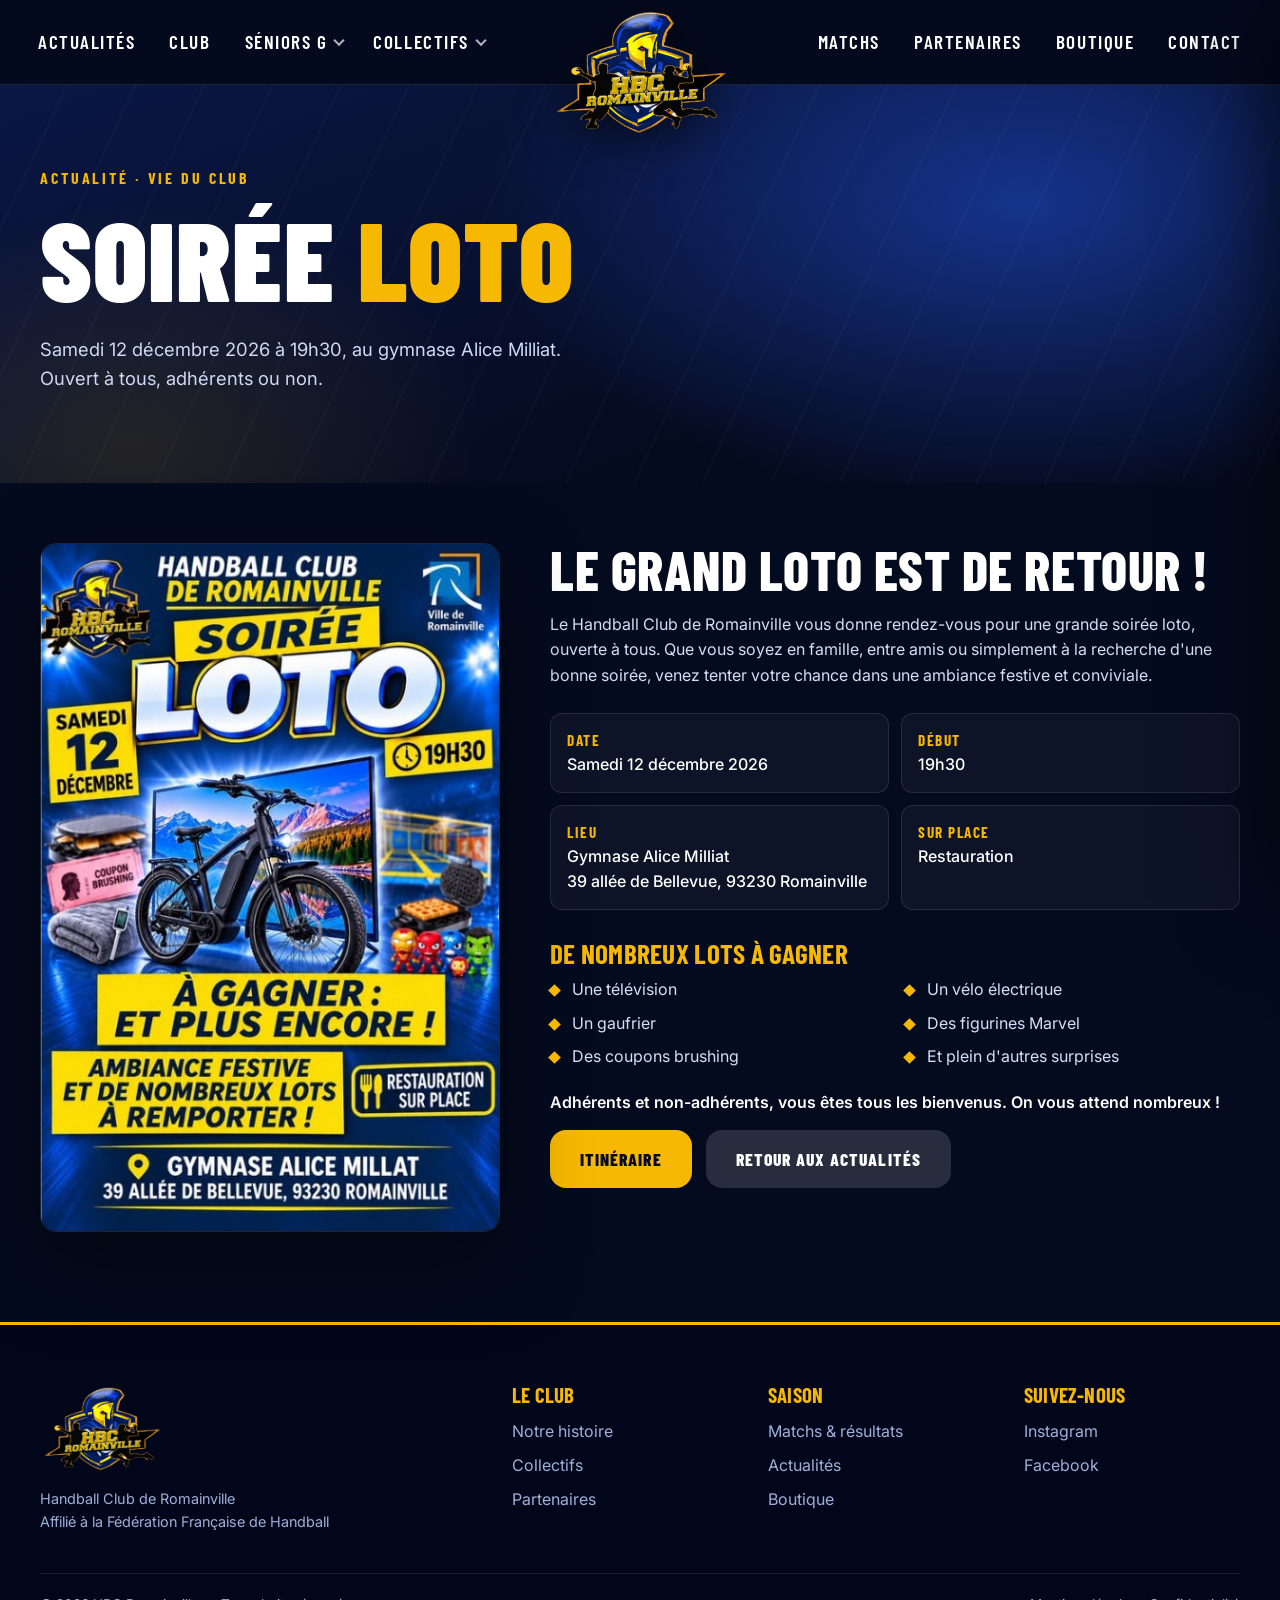
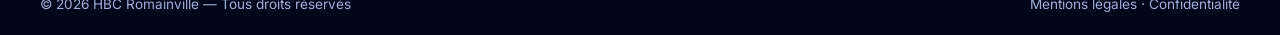
<file: actu-loto.html>
<!doctype html>
<html lang="fr">
<head>
  <meta charset="utf-8">
  <meta name="viewport" content="width=device-width, initial-scale=1">
  <title>Soirée loto du 12 décembre – HBC Romainville</title>
  <meta name="description" content="Grande soirée loto du Handball Club de Romainville, samedi 12 décembre à 19h30 au gymnase Alice Milliat. Ouvert à tous.">
  <link rel="icon" href="assets/logo.png">
  <link rel="preconnect" href="https://fonts.googleapis.com">
  <link rel="preconnect" href="https://fonts.gstatic.com" crossorigin>
  <link href="https://fonts.googleapis.com/css2?family=Barlow+Condensed:wght@600;700;800;900&family=Inter:wght@400;500;600;700&display=swap" rel="stylesheet">
  <link rel="stylesheet" href="styles.css">
</head>
<body>

  <header class="header header--split" id="header">
    <div class="container header__inner">
      <a href="index.html" class="brand" aria-label="HBC Romainville – accueil">
        <img src="assets/logo.png" alt="Logo HBC Romainville">
      </a>
      <button class="burger" id="burger" aria-label="Ouvrir le menu" aria-expanded="false" aria-controls="nav">
        <span></span><span></span><span></span>
      </button>
      <nav class="nav" id="nav">
        <div class="nav__group nav__group--left">
          <a href="index.html#actus">Actualités</a>
          <a href="histoire.html">Club</a>
          <div class="nav-item has-sub">
            <a href="equipe.html">Séniors G</a>
            <div class="subnav"><a href="equipe.html">Équipe</a><a href="classement.html">Classement</a></div>
          </div>
          <div class="nav-item has-sub">
            <a href="collectifs.html">Collectifs</a>
            <div class="subnav"><a href="collectifs.html">Tous les collectifs</a><a href="entraineurs.html">Entraîneurs</a></div>
          </div>
        </div>
        <div class="nav__group nav__group--right">
          <a href="index.html#matchs">Matchs</a>
          <a href="index.html#partenaires">Partenaires</a>
          <a class="nav__soon" aria-disabled="true">Boutique</a>
          <a href="index.html#contact">Contact</a>
        </div>
      </nav>
    </div>
  </header>

  <main>
    <section class="page-hero page-hero--small">
      <div class="hero__bg"></div>
      <div class="container page-hero__inner">
        <p class="eyebrow">Actualité · Vie du club</p>
        <h1>Soirée <span>loto</span></h1>
        <p class="page-hero__lead">Samedi 12 décembre 2026 à 19h30, au gymnase Alice Milliat. Ouvert à tous, adhérents ou non.</p>
      </div>
    </section>

    <section class="article">
      <div class="container article__inner">
        <figure class="article__poster">
          <img src="assets/loto-2026.jpg" alt="Affiche de la soirée loto du HBC Romainville, samedi 12 décembre à 19h30, gymnase Alice Milliat">
        </figure>

        <div class="article__text">
          <h2>Le grand loto est de retour !</h2>
          <p>Le Handball Club de Romainville vous donne rendez-vous pour une grande soirée loto, ouverte à tous. Que vous soyez en famille, entre amis ou simplement à la recherche d'une bonne soirée, venez tenter votre chance dans une ambiance festive et conviviale.</p>

          <ul class="infos">
            <li><b>Date</b><span>Samedi 12 décembre 2026</span></li>
            <li><b>Début</b><span>19h30</span></li>
            <li><b>Lieu</b><span>Gymnase Alice Milliat<br>39 allée de Bellevue, 93230 Romainville</span></li>
            <li><b>Sur place</b><span>Restauration</span></li>
          </ul>

          <h3>De nombreux lots à gagner</h3>
          <ul class="lots">
            <li>Une télévision</li>
            <li>Un vélo électrique</li>
            <li>Un gaufrier</li>
            <li>Des figurines Marvel</li>
            <li>Des coupons brushing</li>
            <li>Et plein d'autres surprises</li>
          </ul>

          <p class="article__welcome">Adhérents et non-adhérents, vous êtes tous les bienvenus. On vous attend nombreux !</p>

          <div class="hero__cta">
            <a class="btn btn--gold" href="https://www.google.com/maps/dir/?api=1&amp;destination=48.8865117%2C2.4397507" target="_blank" rel="noopener">Itinéraire</a>
            <a class="btn btn--ghost" href="index.html#actus">Retour aux actualités</a>
          </div>
        </div>
      </div>
    </section>
  </main>

  <footer class="footer">
    <div class="container footer__inner">
      <div class="footer__brand">
        <img src="assets/logo.png" alt="HBC Romainville">
        <p>Handball Club de Romainville<br>Affilié à la Fédération Française de Handball</p>
      </div>
      <div class="footer__col">
        <h4>Le club</h4>
        <a href="histoire.html">Notre histoire</a>
        <a href="collectifs.html">Collectifs</a>
        <a href="index.html#partenaires">Partenaires</a>
      </div>
      <div class="footer__col">
        <h4>Saison</h4>
        <a href="index.html#matchs">Matchs &amp; résultats</a>
        <a href="index.html#actus">Actualités</a>
        <a href="index.html#boutique">Boutique</a>
      </div>
      <div class="footer__col">
        <h4>Suivez-nous</h4>
        <a href="#">Instagram</a>
        <a href="#">Facebook</a>
      </div>
    </div>
    <div class="footer__bottom container">
      <span>© 2026 HBC Romainville — Tous droits réservés</span>
      <span><a href="mentions-legales.html">Mentions légales</a> · <a href="confidentialite.html">Confidentialité</a></span>
    </div>
  </footer>

  <script src="legal.js"></script>
  <script src="header.js"></script>
</body>
</html>
</file>
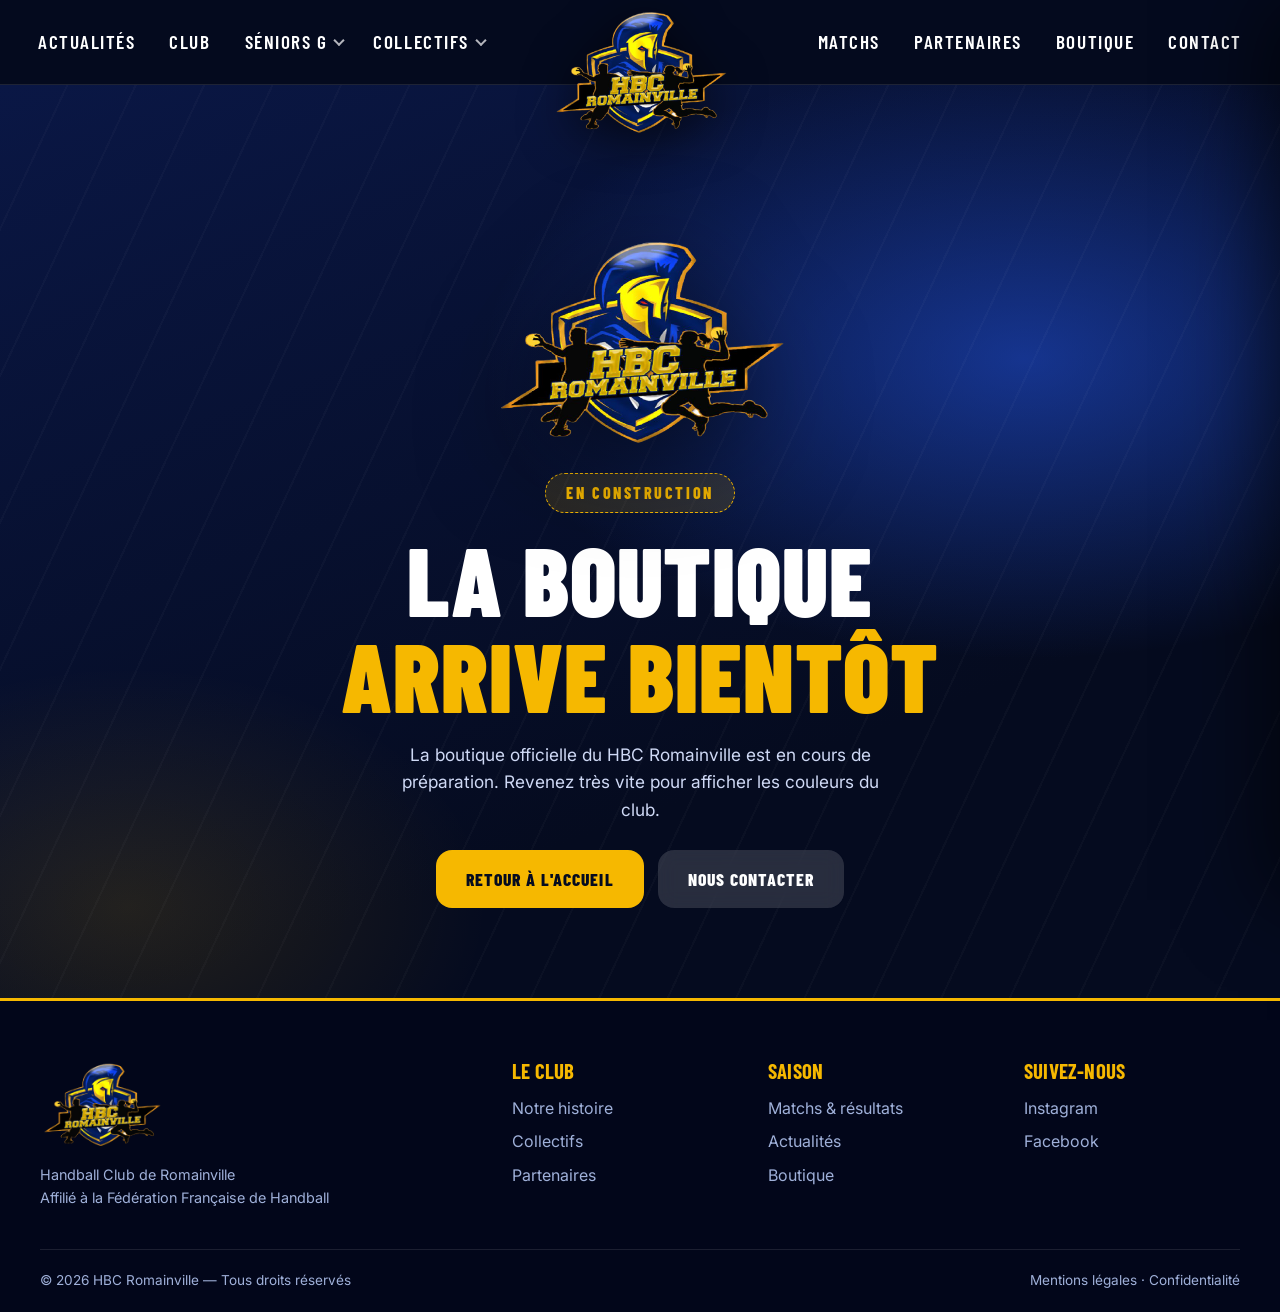
<file: boutique.html>
<!doctype html>
<html lang="fr">
<head>
  <meta charset="utf-8">
  <meta name="viewport" content="width=device-width, initial-scale=1">
  <title>Boutique – HBC Romainville</title>
  <meta name="description" content="La boutique officielle du HBC Romainville arrive bientôt.">
  <link rel="icon" href="assets/logo.png">
  <link rel="preconnect" href="https://fonts.googleapis.com">
  <link rel="preconnect" href="https://fonts.gstatic.com" crossorigin>
  <link href="https://fonts.googleapis.com/css2?family=Barlow+Condensed:wght@600;700;800;900&family=Inter:wght@400;500;600;700&display=swap" rel="stylesheet">
  <link rel="stylesheet" href="styles.css">
</head>
<body>

  <header class="header header--split" id="header">
    <div class="container header__inner">
      <a href="index.html" class="brand" aria-label="HBC Romainville – accueil">
        <img src="assets/logo.png" alt="Logo HBC Romainville">
      </a>
      <button class="burger" id="burger" aria-label="Ouvrir le menu" aria-expanded="false" aria-controls="nav">
        <span></span><span></span><span></span>
      </button>
      <nav class="nav" id="nav">
        <div class="nav__group nav__group--left">
          <a href="index.html#actus">Actualités</a>
          <a href="histoire.html">Club</a>
          <div class="nav-item has-sub">
            <a href="equipe.html">Séniors G</a>
            <div class="subnav"><a href="equipe.html">Équipe</a><a href="classement.html">Classement</a></div>
          </div>
          <div class="nav-item has-sub">
            <a href="collectifs.html">Collectifs</a>
            <div class="subnav"><a href="collectifs.html">Tous les collectifs</a><a href="entraineurs.html">Entraîneurs</a></div>
          </div>
        </div>
        <div class="nav__group nav__group--right">
          <a href="index.html#matchs">Matchs</a>
          <a href="index.html#partenaires">Partenaires</a>
          <a href="boutique.html">Boutique</a>
          <a href="index.html#contact">Contact</a>
        </div>
      </nav>
    </div>
  </header>

  <main>
    <section class="soon">
      <div class="hero__bg"></div>
      <div class="container soon__inner">
        <img class="soon__logo" src="assets/logo.png" alt="HBC Romainville">
        <span class="soon__badge">En construction</span>
        <h1>La boutique <span>arrive bientôt</span></h1>
        <p>La boutique officielle du HBC Romainville est en cours de préparation. Revenez très vite pour afficher les couleurs du club.</p>
        <div class="hero__cta">
          <a class="btn btn--gold" href="index.html">Retour à l'accueil</a>
          <a class="btn btn--ghost" href="index.html#contact">Nous contacter</a>
        </div>
      </div>
    </section>
  </main>

  </main>

  <footer class="footer">
    <div class="container footer__inner">
      <div class="footer__brand">
        <img src="assets/logo.png" alt="HBC Romainville">
        <p>Handball Club de Romainville<br>Affilié à la Fédération Française de Handball</p>
      </div>
      <div class="footer__col">
        <h4>Le club</h4>
        <a href="histoire.html">Notre histoire</a>
        <a href="collectifs.html">Collectifs</a>
        <a href="index.html#partenaires">Partenaires</a>
      </div>
      <div class="footer__col">
        <h4>Saison</h4>
        <a href="index.html#matchs">Matchs &amp; résultats</a>
        <a href="index.html#actus">Actualités</a>
        <a href="boutique.html">Boutique</a>
      </div>
      <div class="footer__col">
        <h4>Suivez-nous</h4>
        <a href="#">Instagram</a>
        <a href="#">Facebook</a>
      </div>
    </div>
    <div class="footer__bottom container">
      <span>© 2026 HBC Romainville — Tous droits réservés</span>
      <span><a href="mentions-legales.html">Mentions légales</a> · <a href="confidentialite.html">Confidentialité</a></span>
    </div>
  </footer>

  <script src="legal.js"></script>
  <script src="header.js"></script>
</body>
</html>
</file>
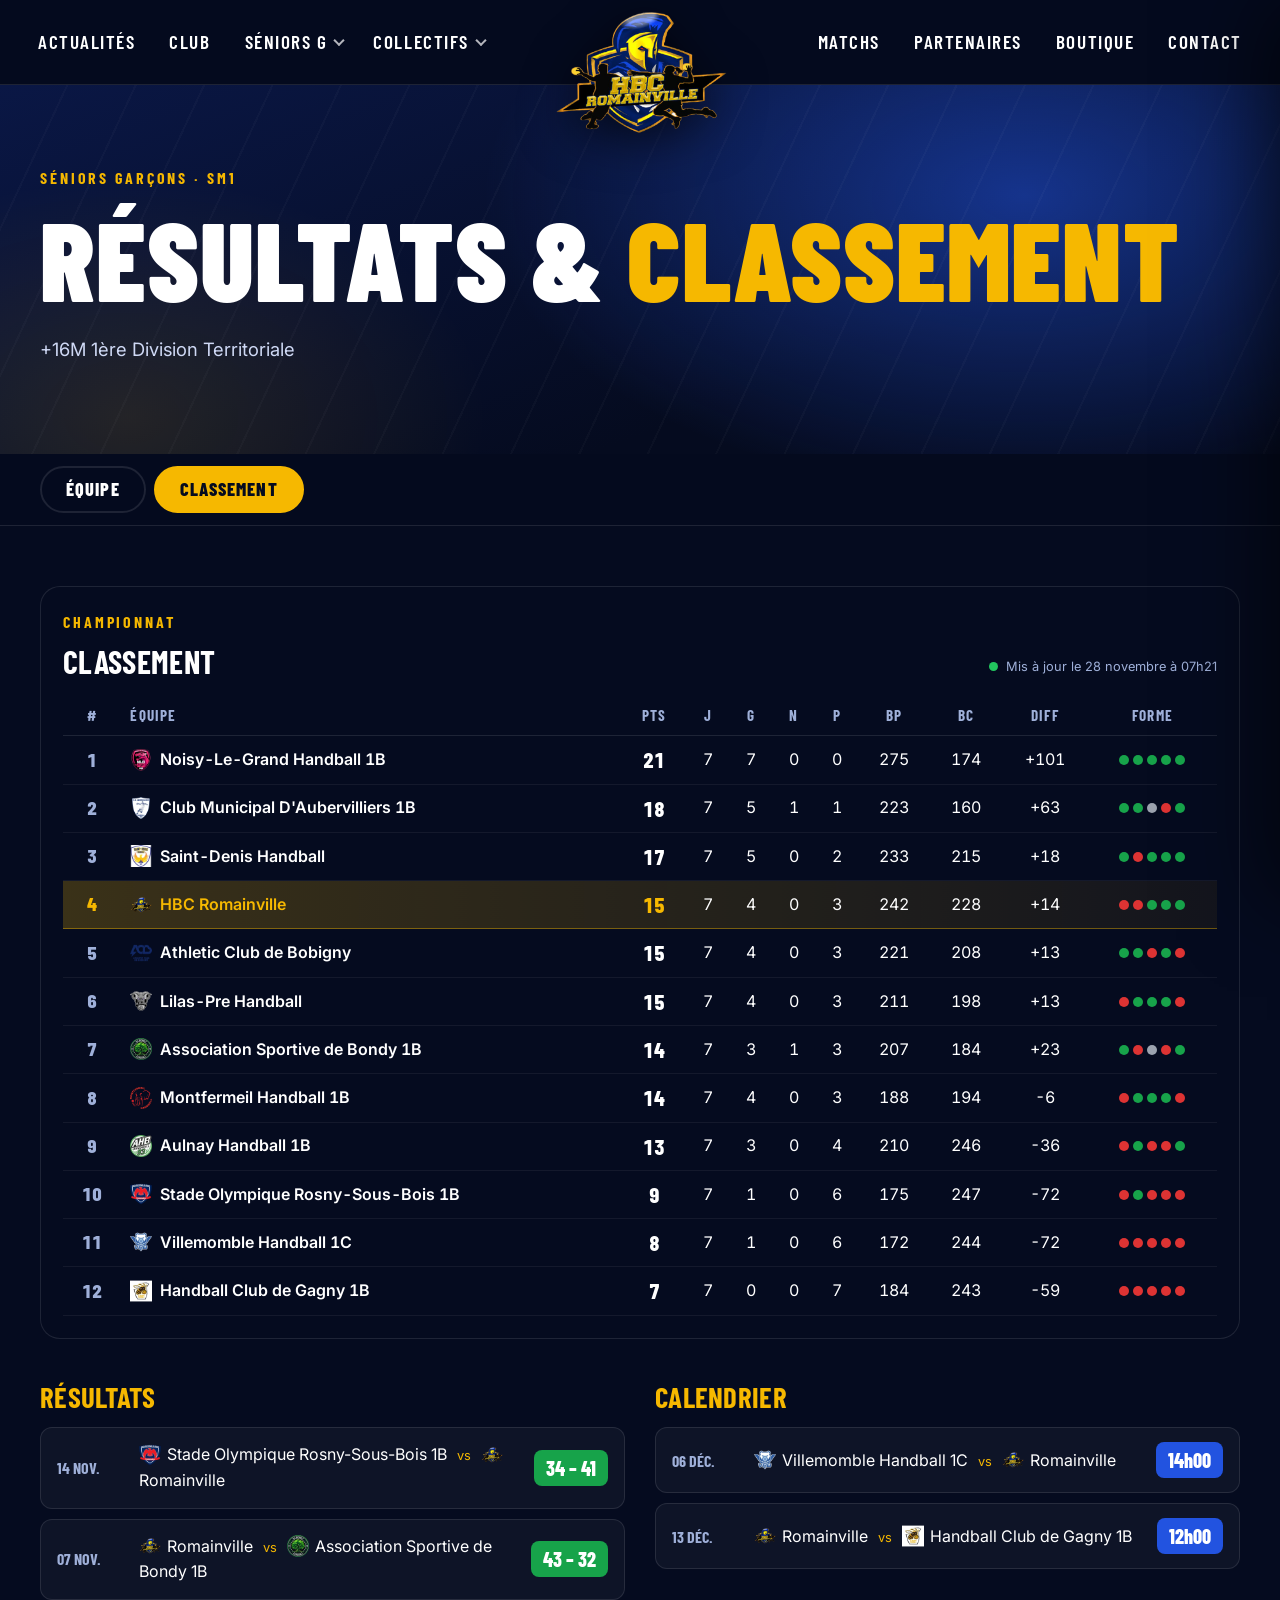
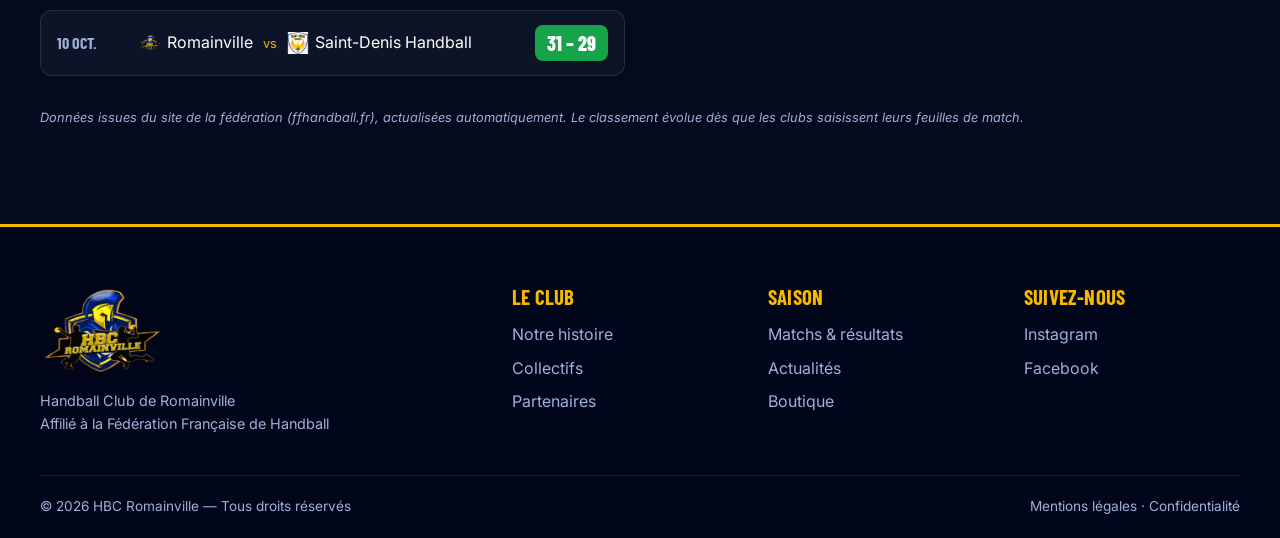
<file: classement.html>
<!doctype html>
<html lang="fr">
<head>
  <meta charset="utf-8">
  <meta name="viewport" content="width=device-width, initial-scale=1">
  <title>Résultats et classement SM1 – HBC Romainville</title>
  <meta name="description" content="Résultats, calendrier et classement de l'équipe senior masculine du HBC Romainville.">
  <link rel="icon" href="assets/logo.png">
  <link rel="preconnect" href="https://fonts.googleapis.com">
  <link rel="preconnect" href="https://fonts.gstatic.com" crossorigin>
  <link href="https://fonts.googleapis.com/css2?family=Barlow+Condensed:wght@600;700;800;900&family=Inter:wght@400;500;600;700&display=swap" rel="stylesheet">
  <link rel="stylesheet" href="styles.css">
</head>
<body>

  <header class="header header--split" id="header">
    <div class="container header__inner">
      <a href="index.html" class="brand" aria-label="HBC Romainville – accueil">
        <img src="assets/logo.png" alt="Logo HBC Romainville">
      </a>
      <button class="burger" id="burger" aria-label="Ouvrir le menu" aria-expanded="false" aria-controls="nav">
        <span></span><span></span><span></span>
      </button>
      <nav class="nav" id="nav">
        <div class="nav__group nav__group--left">
          <a href="index.html#actus">Actualités</a>
          <a href="histoire.html">Club</a>
          <div class="nav-item has-sub">
            <a href="equipe.html">Séniors G</a>
            <div class="subnav"><a href="equipe.html">Équipe</a><a href="classement.html">Classement</a></div>
          </div>
          <div class="nav-item has-sub">
            <a href="collectifs.html">Collectifs</a>
            <div class="subnav"><a href="collectifs.html">Tous les collectifs</a><a href="entraineurs.html">Entraîneurs</a></div>
          </div>
        </div>
        <div class="nav__group nav__group--right">
          <a href="index.html#matchs">Matchs</a>
          <a href="index.html#partenaires">Partenaires</a>
          <a href="boutique.html">Boutique</a>
          <a href="index.html#contact">Contact</a>
        </div>
      </nav>
    </div>
  </header>

  <main>
    <section class="page-hero page-hero--small">
      <div class="hero__bg"></div>
      <div class="container page-hero__inner">
        <p class="eyebrow">Séniors garçons · SM1</p>
        <h1>Résultats &amp; <span>classement</span></h1>
        <p class="page-hero__lead" id="cl-comp">+16M 1ère Division Territoriale</p>
      </div>
    </section>
    <div class="tabs-bar"><div class="container tabs"><a href="equipe.html">Équipe</a><a href="classement.html" class="active">Classement</a></div></div>
    <section class="coaches">
      <div class="container">
        <div class="standings standings--full" id="standings">
          <div class="standings__head">
            <div><p class="eyebrow">Championnat</p><h3>Classement</h3></div>
            <span class="standings__live"><i></i><span id="st-updated">Mise à jour automatique</span></span>
          </div>
          <div class="standings__scroll">
            <table class="standings__table">
              <thead><tr><th>#</th><th class="left">Équipe</th><th>Pts</th><th>J</th><th class="opt">G</th><th class="opt">N</th><th class="opt">P</th><th class="opt">BP</th><th class="opt">BC</th><th class="opt">Diff</th><th class="opt">Forme</th></tr></thead>
              <tbody id="st-body"><tr><td colspan="11" class="left">Chargement du classement…</td></tr></tbody>
            </table>
          </div>
        </div>

        <div class="results results--page">
          <div class="results__col"><h3>Résultats</h3><ul class="match-list" id="resultsList"><li>Chargement…</li></ul></div>
          <div class="results__col"><h3>Calendrier</h3><ul class="match-list" id="upcomingList"><li>Chargement…</li></ul></div>
        </div>
        <p class="note">Données issues du site de la fédération (ffhandball.fr), actualisées automatiquement. Le classement évolue dès que les clubs saisissent leurs feuilles de match.</p>
      </div>
    </section>
  </main>

  <footer class="footer">
    <div class="container footer__inner">
      <div class="footer__brand">
        <img src="assets/logo.png" alt="HBC Romainville">
        <p>Handball Club de Romainville<br>Affilié à la Fédération Française de Handball</p>
      </div>
      <div class="footer__col">
        <h4>Le club</h4>
        <a href="histoire.html">Notre histoire</a>
        <a href="collectifs.html">Collectifs</a>
        <a href="index.html#partenaires">Partenaires</a>
      </div>
      <div class="footer__col">
        <h4>Saison</h4>
        <a href="index.html#matchs">Matchs &amp; résultats</a>
        <a href="index.html#actus">Actualités</a>
        <a href="boutique.html">Boutique</a>
      </div>
      <div class="footer__col">
        <h4>Suivez-nous</h4>
        <a href="#">Instagram</a>
        <a href="#">Facebook</a>
      </div>
    </div>
    <div class="footer__bottom container">
      <span>© 2026 HBC Romainville — Tous droits réservés</span>
      <span><a href="mentions-legales.html">Mentions légales</a> · <a href="confidentialite.html">Confidentialité</a></span>
    </div>
  </footer>

  <script src="classement.js"></script>
  <script src="header.js"></script>
</body>
</html>
</file>
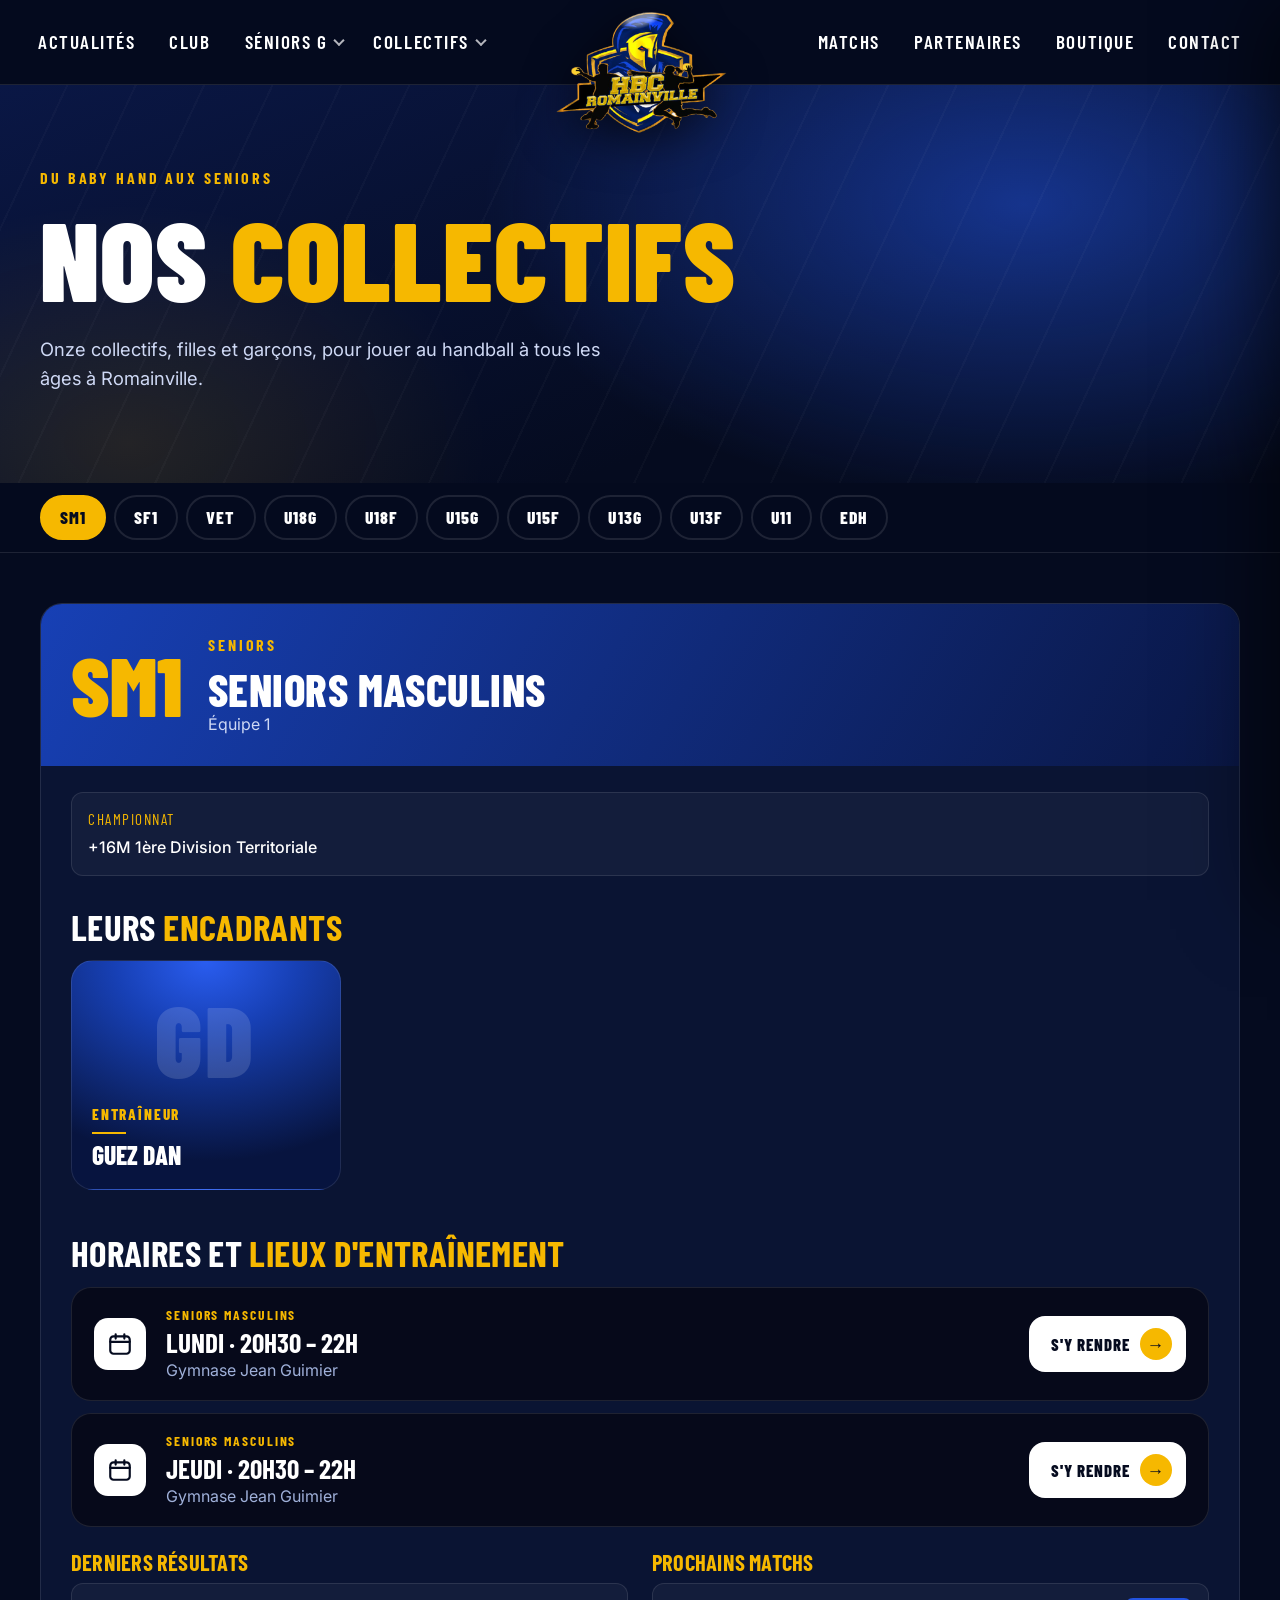
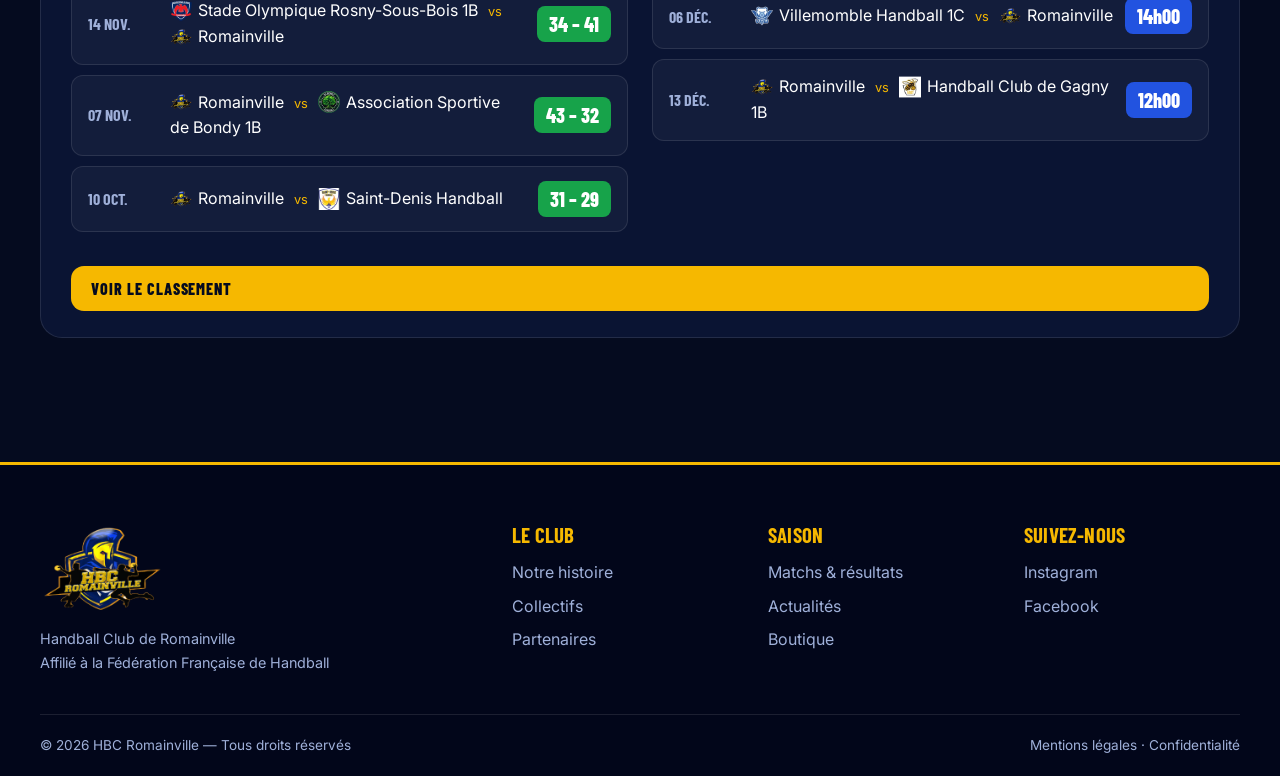
<file: collectifs.html>
<!doctype html>
<html lang="fr">
<head>
  <meta charset="utf-8">
  <meta name="viewport" content="width=device-width, initial-scale=1">
  <title>Nos collectifs – HBC Romainville</title>
  <meta name="description" content="Les collectifs du HBC Romainville : seniors, U18, U15, U13, U11 et école de hand.">
  <link rel="icon" href="assets/logo.png">
  <link rel="preconnect" href="https://fonts.googleapis.com">
  <link rel="preconnect" href="https://fonts.gstatic.com" crossorigin>
  <link href="https://fonts.googleapis.com/css2?family=Barlow+Condensed:wght@600;700;800;900&family=Inter:wght@400;500;600;700&display=swap" rel="stylesheet">
  <link rel="stylesheet" href="styles.css">
</head>
<body>

  <header class="header header--split" id="header">
    <div class="container header__inner">
      <a href="index.html" class="brand" aria-label="HBC Romainville – accueil">
        <img src="assets/logo.png" alt="Logo HBC Romainville">
      </a>
      <button class="burger" id="burger" aria-label="Ouvrir le menu" aria-expanded="false" aria-controls="nav">
        <span></span><span></span><span></span>
      </button>
      <nav class="nav" id="nav">
        <div class="nav__group nav__group--left">
          <a href="index.html#actus">Actualités</a>
          <a href="histoire.html">Club</a>
          <div class="nav-item has-sub">
            <a href="equipe.html">Séniors G</a>
            <div class="subnav"><a href="equipe.html">Équipe</a><a href="classement.html">Classement</a></div>
          </div>
          <div class="nav-item has-sub">
            <a href="collectifs.html">Collectifs</a>
            <div class="subnav"><a href="collectifs.html">Tous les collectifs</a><a href="entraineurs.html">Entraîneurs</a></div>
          </div>
        </div>
        <div class="nav__group nav__group--right">
          <a href="index.html#matchs">Matchs</a>
          <a href="index.html#partenaires">Partenaires</a>
          <a href="boutique.html">Boutique</a>
          <a href="index.html#contact">Contact</a>
        </div>
      </nav>
    </div>
  </header>

  <main>
    <section class="page-hero page-hero--small">
      <div class="hero__bg"></div>
      <div class="container page-hero__inner">
        <p class="eyebrow">Du baby hand aux seniors</p>
        <h1>Nos <span>collectifs</span></h1>
        <p class="page-hero__lead">Onze collectifs, filles et garçons, pour jouer au handball à tous les âges à Romainville.</p>
      </div>
    </section>
    <div class="chips-bar"><div class="container chips"><a href="#sm1" class="chip">SM1</a><a href="#sf1" class="chip">SF1</a><a href="#veterans" class="chip">VET</a><a href="#u18g" class="chip">U18G</a><a href="#u18f" class="chip">U18F</a><a href="#u15g" class="chip">U15G</a><a href="#u15f" class="chip">U15F</a><a href="#u13g" class="chip">U13G</a><a href="#u13f" class="chip">U13F</a><a href="#u11m" class="chip">U11</a><a href="#ecole" class="chip">EDH</a></div></div>
    <section class="collectifs">
      <div class="container">
      <article class="collectif" id="sm1">
        <header class="co-head">
          <span class="co-code">SM1</span>
          <div><p class="eyebrow">Seniors</p><h2>Seniors masculins</h2><p class="co-sub">Équipe 1</p></div>
        </header>
        <div class="co-body">
          <dl class="co-info co-info--one"><div><dt>Championnat</dt><dd class="">+16M 1ère Division Territoriale</dd></div></dl>
        <div class="co-staff">
          <h3 class="co-title">Leurs <span>encadrants</span></h3>
          <div class="staff-grid">
            <article class="staff-card">
              <span class="staff-card__ini" aria-hidden="true">GD</span>
              <div class="staff-card__body"><span class="staff-card__role">Entraîneur</span><strong>Guez Dan</strong></div>
            </article>
          </div>
        </div>
        <div class="co-train">
          <h3 class="co-title">Horaires et <span>lieux d'entraînement</span></h3>
          <div class="train-row">
            <span class="train-row__icon" aria-hidden="true"><svg viewBox="0 0 24 24" fill="none" stroke="currentColor" stroke-width="2" stroke-linecap="round" stroke-linejoin="round"><rect x="3" y="5" width="18" height="16" rx="3"/><path d="M8 3v4M16 3v4M3 10h18"/></svg></span>
            <div class="train-row__txt"><small>Seniors masculins</small><strong>Lundi · 20h30 – 22h</strong><span>Gymnase Jean Guimier</span></div>
            <a class="train-row__btn" href="https://www.google.com/maps/dir/?api=1&amp;destination=15+rue+Pasteur%2C+93230+Romainville%2C+France" target="_blank" rel="noopener">S'y rendre <i aria-hidden="true">→</i></a>
          </div>
          <div class="train-row">
            <span class="train-row__icon" aria-hidden="true"><svg viewBox="0 0 24 24" fill="none" stroke="currentColor" stroke-width="2" stroke-linecap="round" stroke-linejoin="round"><rect x="3" y="5" width="18" height="16" rx="3"/><path d="M8 3v4M16 3v4M3 10h18"/></svg></span>
            <div class="train-row__txt"><small>Seniors masculins</small><strong>Jeudi · 20h30 – 22h</strong><span>Gymnase Jean Guimier</span></div>
            <a class="train-row__btn" href="https://www.google.com/maps/dir/?api=1&amp;destination=15+rue+Pasteur%2C+93230+Romainville%2C+France" target="_blank" rel="noopener">S'y rendre <i aria-hidden="true">→</i></a>
          </div>
        </div>
          <div class="co-feed" id="feed-sm1" data-feed="sm1">
            <div><h4>Derniers résultats</h4><ul class="match-list" data-role="played"><li>Chargement…</li></ul></div>
            <div><h4>Prochains matchs</h4><ul class="match-list" data-role="next"><li>Chargement…</li></ul></div>
          </div>
          <a class="btn btn--gold btn--sm" href="classement.html">Voir le classement</a>
        </div>
      </article>
      <article class="collectif" id="sf1">
        <header class="co-head">
          <span class="co-code">SF1</span>
          <div><p class="eyebrow">Seniors</p><h2>Seniors féminines</h2><p class="co-sub">Équipe 1</p></div>
        </header>
        <div class="co-body">
          <dl class="co-info co-info--one"><div><dt>Championnat</dt><dd class="">+16F 1ère Division Territoriale</dd></div></dl>
        <div class="co-staff">
          <h3 class="co-title">Leurs <span>encadrants</span></h3>
          <div class="staff-grid">
            <article class="staff-card">
              <span class="staff-card__ini" aria-hidden="true">JA</span>
              <div class="staff-card__body"><span class="staff-card__role">Entraîneur</span><strong>Jihadi Anwar</strong></div>
            </article>
            <article class="staff-card">
              <span class="staff-card__ini" aria-hidden="true">PJ</span>
              <div class="staff-card__body"><span class="staff-card__role">Entraîneur Adjointe</span><strong>Panico Johanna</strong></div>
            </article>
          </div>
        </div>
        <div class="co-train">
          <h3 class="co-title">Horaires et <span>lieux d'entraînement</span></h3>
          <div class="train-row">
            <span class="train-row__icon" aria-hidden="true"><svg viewBox="0 0 24 24" fill="none" stroke="currentColor" stroke-width="2" stroke-linecap="round" stroke-linejoin="round"><rect x="3" y="5" width="18" height="16" rx="3"/><path d="M8 3v4M16 3v4M3 10h18"/></svg></span>
            <div class="train-row__txt"><small>Seniors féminines</small><strong>Mardi · 20h30 – 22h</strong><span>Gymnase Jean Guimier</span></div>
            <a class="train-row__btn" href="https://www.google.com/maps/dir/?api=1&amp;destination=15+rue+Pasteur%2C+93230+Romainville%2C+France" target="_blank" rel="noopener">S'y rendre <i aria-hidden="true">→</i></a>
          </div>
          <div class="train-row">
            <span class="train-row__icon" aria-hidden="true"><svg viewBox="0 0 24 24" fill="none" stroke="currentColor" stroke-width="2" stroke-linecap="round" stroke-linejoin="round"><rect x="3" y="5" width="18" height="16" rx="3"/><path d="M8 3v4M16 3v4M3 10h18"/></svg></span>
            <div class="train-row__txt"><small>Seniors féminines</small><strong>Vendredi · 20h30 – 22h</strong><span>Gymnase Jean Guimier</span></div>
            <a class="train-row__btn" href="https://www.google.com/maps/dir/?api=1&amp;destination=15+rue+Pasteur%2C+93230+Romainville%2C+France" target="_blank" rel="noopener">S'y rendre <i aria-hidden="true">→</i></a>
          </div>
        </div>
          <div class="co-standings" data-standings="sf1">
            <h3 class="co-title">Le <span>classement</span> <small class="co-comp" data-role="comp"></small></h3>
            <div class="standings__scroll">
              <table class="standings__table">
                <thead><tr><th>#</th><th class="left">Équipe</th><th>Pts</th><th>J</th><th class="opt">G</th><th class="opt">N</th><th class="opt">P</th><th class="opt">Diff</th></tr></thead>
                <tbody data-role="rows"><tr><td colspan="8" class="left">Chargement du classement…</td></tr></tbody>
              </table>
            </div>
          </div>
<div class="co-feed" data-feed="sf1">
            <div><h4>Derniers résultats</h4><ul class="match-list" data-role="played"><li>Chargement…</li></ul></div>
            <div><h4>Prochains matchs</h4><ul class="match-list" data-role="next"><li>Chargement…</li></ul></div>
          </div>
        </div>
      </article>
      <article class="collectif" id="veterans">
        <header class="co-head">
          <span class="co-code">VET</span>
          <div><p class="eyebrow">Seniors</p><h2>Vétérans</h2><p class="co-sub">Équipe vétérans</p></div>
        </header>
        <div class="co-body">
        <div class="co-staff">
          <h3 class="co-title">Leurs <span>encadrants</span></h3>
          <div class="staff-grid">
            <article class="staff-card">
              <span class="staff-card__ini" aria-hidden="true">MK</span>
              <div class="staff-card__body"><span class="staff-card__role">Entraîneur</span><strong>Meskine Karim</strong></div>
            </article>
          </div>
        </div>
        <div class="co-train">
          <h3 class="co-title">Horaires et <span>lieux d'entraînement</span></h3>
          <div class="train-row">
            <span class="train-row__icon" aria-hidden="true"><svg viewBox="0 0 24 24" fill="none" stroke="currentColor" stroke-width="2" stroke-linecap="round" stroke-linejoin="round"><rect x="3" y="5" width="18" height="16" rx="3"/><path d="M8 3v4M16 3v4M3 10h18"/></svg></span>
            <div class="train-row__txt"><small>Vétérans</small><strong>Mercredi · 20h30 – 22h</strong><span>Gymnase Jean Guimier</span></div>
            <a class="train-row__btn" href="https://www.google.com/maps/dir/?api=1&amp;destination=15+rue+Pasteur%2C+93230+Romainville%2C+France" target="_blank" rel="noopener">S'y rendre <i aria-hidden="true">→</i></a>
          </div>
        </div>
        </div>
      </article>
      <article class="collectif" id="u18g">
        <header class="co-head">
          <span class="co-code">U18G</span>
          <div><p class="eyebrow">Jeunes</p><h2>U18 garçons</h2><p class="co-sub">-18 ans</p></div>
        </header>
        <div class="co-body">
          <dl class="co-info co-info--one"><div><dt>Championnat</dt><dd class="todo">À compléter</dd></div></dl>
        <div class="co-staff">
          <h3 class="co-title">Leurs <span>encadrants</span></h3>
          <div class="staff-grid">
            <article class="staff-card">
              <span class="staff-card__ini" aria-hidden="true">AL</span>
              <div class="staff-card__body"><span class="staff-card__role">Entraîneur</span><strong>Almeida Louis</strong></div>
            </article>
            <article class="staff-card">
              <span class="staff-card__ini" aria-hidden="true">DS</span>
              <div class="staff-card__body"><span class="staff-card__role">Entraîneur</span><strong>Dray Samuel</strong></div>
            </article>
          </div>
        </div>
        <div class="co-train">
          <h3 class="co-title">Horaires et <span>lieux d'entraînement</span></h3>
          <div class="train-row">
            <span class="train-row__icon" aria-hidden="true"><svg viewBox="0 0 24 24" fill="none" stroke="currentColor" stroke-width="2" stroke-linecap="round" stroke-linejoin="round"><rect x="3" y="5" width="18" height="16" rx="3"/><path d="M8 3v4M16 3v4M3 10h18"/></svg></span>
            <div class="train-row__txt"><small>U18 garçons</small><strong>Lundi · 19h – 20h30</strong><span>Gymnase Jean Guimier</span></div>
            <a class="train-row__btn" href="https://www.google.com/maps/dir/?api=1&amp;destination=15+rue+Pasteur%2C+93230+Romainville%2C+France" target="_blank" rel="noopener">S'y rendre <i aria-hidden="true">→</i></a>
          </div>
          <div class="train-row">
            <span class="train-row__icon" aria-hidden="true"><svg viewBox="0 0 24 24" fill="none" stroke="currentColor" stroke-width="2" stroke-linecap="round" stroke-linejoin="round"><rect x="3" y="5" width="18" height="16" rx="3"/><path d="M8 3v4M16 3v4M3 10h18"/></svg></span>
            <div class="train-row__txt"><small>U18 garçons</small><strong>Jeudi · 19h – 20h30</strong><span>Gymnase Jean Guimier</span></div>
            <a class="train-row__btn" href="https://www.google.com/maps/dir/?api=1&amp;destination=15+rue+Pasteur%2C+93230+Romainville%2C+France" target="_blank" rel="noopener">S'y rendre <i aria-hidden="true">→</i></a>
          </div>
        </div>
          <div class="co-standings" data-standings="u18g">
            <h3 class="co-title">Le <span>classement</span> <small class="co-comp" data-role="comp"></small></h3>
            <div class="standings__scroll">
              <table class="standings__table">
                <thead><tr><th>#</th><th class="left">Équipe</th><th>Pts</th><th>J</th><th class="opt">G</th><th class="opt">N</th><th class="opt">P</th><th class="opt">Diff</th></tr></thead>
                <tbody data-role="rows"><tr><td colspan="8" class="left">Chargement du classement…</td></tr></tbody>
              </table>
            </div>
          </div>
<div class="co-feed" data-feed="u18g">
            <div><h4>Derniers résultats</h4><ul class="match-list" data-role="played"><li>Chargement…</li></ul></div>
            <div><h4>Prochains matchs</h4><ul class="match-list" data-role="next"><li>Chargement…</li></ul></div>
          </div>
          <p class="phase-note">Phase suivante : le championnat (divisions) n'a pas encore commencé.</p>
        </div>
      </article>
      <article class="collectif" id="u18f">
        <header class="co-head">
          <span class="co-code">U18F</span>
          <div><p class="eyebrow">Jeunes</p><h2>U18 filles</h2><p class="co-sub">-18 ans</p></div>
        </header>
        <div class="co-body">
          <dl class="co-info co-info--one"><div><dt>Championnat</dt><dd class="">U18 filles · Phase de poules</dd></div></dl>
        <div class="co-staff">
          <h3 class="co-title">Leurs <span>encadrants</span></h3>
          <div class="staff-grid">
            <article class="staff-card">
              <span class="staff-card__ini" aria-hidden="true">BN</span>
              <div class="staff-card__body"><span class="staff-card__role">Entraîneur</span><strong>Bellili Nacima</strong></div>
            </article>
          </div>
        </div>
        <div class="co-train">
          <h3 class="co-title">Horaires et <span>lieux d'entraînement</span></h3>
          <div class="train-row">
            <span class="train-row__icon" aria-hidden="true"><svg viewBox="0 0 24 24" fill="none" stroke="currentColor" stroke-width="2" stroke-linecap="round" stroke-linejoin="round"><rect x="3" y="5" width="18" height="16" rx="3"/><path d="M8 3v4M16 3v4M3 10h18"/></svg></span>
            <div class="train-row__txt"><small>U18 filles</small><strong>Mercredi · 19h – 20h30</strong><span>Gymnase Jean Guimier</span></div>
            <a class="train-row__btn" href="https://www.google.com/maps/dir/?api=1&amp;destination=15+rue+Pasteur%2C+93230+Romainville%2C+France" target="_blank" rel="noopener">S'y rendre <i aria-hidden="true">→</i></a>
          </div>
          <div class="train-row">
            <span class="train-row__icon" aria-hidden="true"><svg viewBox="0 0 24 24" fill="none" stroke="currentColor" stroke-width="2" stroke-linecap="round" stroke-linejoin="round"><rect x="3" y="5" width="18" height="16" rx="3"/><path d="M8 3v4M16 3v4M3 10h18"/></svg></span>
            <div class="train-row__txt"><small>U18 filles</small><strong>Vendredi · 19h – 20h30</strong><span>Gymnase Jean Guimier</span></div>
            <a class="train-row__btn" href="https://www.google.com/maps/dir/?api=1&amp;destination=15+rue+Pasteur%2C+93230+Romainville%2C+France" target="_blank" rel="noopener">S'y rendre <i aria-hidden="true">→</i></a>
          </div>
        </div>
          <div class="co-standings" data-standings="u18f">
            <h3 class="co-title">Le <span>classement</span> <small class="co-comp" data-role="comp"></small></h3>
            <div class="standings__scroll">
              <table class="standings__table">
                <thead><tr><th>#</th><th class="left">Équipe</th><th>Pts</th><th>J</th><th class="opt">G</th><th class="opt">N</th><th class="opt">P</th><th class="opt">Diff</th></tr></thead>
                <tbody data-role="rows"><tr><td colspan="8" class="left">Chargement du classement…</td></tr></tbody>
              </table>
            </div>
          </div>
<div class="co-feed" data-feed="u18f">
            <div><h4>Derniers résultats</h4><ul class="match-list" data-role="played"><li>Chargement…</li></ul></div>
            <div><h4>Prochains matchs</h4><ul class="match-list" data-role="next"><li>Chargement…</li></ul></div>
          </div>
        </div>
      </article>
      <article class="collectif" id="u15g">
        <header class="co-head">
          <span class="co-code">U15G</span>
          <div><p class="eyebrow">Jeunes</p><h2>U15 garçons</h2><p class="co-sub">-15 ans</p></div>
        </header>
        <div class="co-body">
          <dl class="co-info co-info--one"><div><dt>Championnat</dt><dd class="todo">À compléter</dd></div></dl>
        <div class="co-staff">
          <h3 class="co-title">Leurs <span>encadrants</span></h3>
          <div class="staff-grid">
            <article class="staff-card">
              <span class="staff-card__ini" aria-hidden="true">PL</span>
              <div class="staff-card__body"><span class="staff-card__role">Entraîneur</span><strong>Pinon Lilian</strong></div>
            </article>
            <article class="staff-card">
              <span class="staff-card__ini" aria-hidden="true">PE</span>
              <div class="staff-card__body"><span class="staff-card__role">Entraîneur</span><strong>Palcy Eliot</strong></div>
            </article>
          </div>
        </div>
        <div class="co-train">
          <h3 class="co-title">Horaires et <span>lieux d'entraînement</span></h3>
          <div class="train-row">
            <span class="train-row__icon" aria-hidden="true"><svg viewBox="0 0 24 24" fill="none" stroke="currentColor" stroke-width="2" stroke-linecap="round" stroke-linejoin="round"><rect x="3" y="5" width="18" height="16" rx="3"/><path d="M8 3v4M16 3v4M3 10h18"/></svg></span>
            <div class="train-row__txt"><small>U15 garçons</small><strong>Mardi · 19h – 20h30</strong><span>Gymnase Jean Guimier</span></div>
            <a class="train-row__btn" href="https://www.google.com/maps/dir/?api=1&amp;destination=15+rue+Pasteur%2C+93230+Romainville%2C+France" target="_blank" rel="noopener">S'y rendre <i aria-hidden="true">→</i></a>
          </div>
          <div class="train-row">
            <span class="train-row__icon" aria-hidden="true"><svg viewBox="0 0 24 24" fill="none" stroke="currentColor" stroke-width="2" stroke-linecap="round" stroke-linejoin="round"><rect x="3" y="5" width="18" height="16" rx="3"/><path d="M8 3v4M16 3v4M3 10h18"/></svg></span>
            <div class="train-row__txt"><small>U15 garçons</small><strong>Vendredi · 19h30 – 21h</strong><span>Gymnase Alice Milliat</span></div>
            <a class="train-row__btn" href="https://www.google.com/maps/dir/?api=1&amp;destination=48.8865117%2C2.4397507" target="_blank" rel="noopener">S'y rendre <i aria-hidden="true">→</i></a>
          </div>
        </div>
          <h3 class="co-title co-team">U15 garçons <span>équipe 1</span></h3>
          <div class="co-standings" data-standings="u15g-1">
            <h3 class="co-title">Le <span>classement</span> <small class="co-comp" data-role="comp"></small></h3>
            <div class="standings__scroll">
              <table class="standings__table">
                <thead><tr><th>#</th><th class="left">Équipe</th><th>Pts</th><th>J</th><th class="opt">G</th><th class="opt">N</th><th class="opt">P</th><th class="opt">Diff</th></tr></thead>
                <tbody data-role="rows"><tr><td colspan="8" class="left">Chargement du classement…</td></tr></tbody>
              </table>
            </div>
          </div>
<div class="co-feed" data-feed="u15g-1">
            <div><h4>Derniers résultats</h4><ul class="match-list" data-role="played"><li>Chargement…</li></ul></div>
            <div><h4>Prochains matchs</h4><ul class="match-list" data-role="next"><li>Chargement…</li></ul></div>
          </div>
                    <h3 class="co-title co-team">U15 garçons <span>équipe 2</span></h3>
          <div class="co-standings" data-standings="u15g-2">
            <h3 class="co-title">Le <span>classement</span> <small class="co-comp" data-role="comp"></small></h3>
            <div class="standings__scroll">
              <table class="standings__table">
                <thead><tr><th>#</th><th class="left">Équipe</th><th>Pts</th><th>J</th><th class="opt">G</th><th class="opt">N</th><th class="opt">P</th><th class="opt">Diff</th></tr></thead>
                <tbody data-role="rows"><tr><td colspan="8" class="left">Chargement du classement…</td></tr></tbody>
              </table>
            </div>
          </div>
<div class="co-feed" data-feed="u15g-2">
            <div><h4>Derniers résultats</h4><ul class="match-list" data-role="played"><li>Chargement…</li></ul></div>
            <div><h4>Prochains matchs</h4><ul class="match-list" data-role="next"><li>Chargement…</li></ul></div>
          </div>
                  </div>
      </article>
      <article class="collectif" id="u15f">
        <header class="co-head">
          <span class="co-code">U15F</span>
          <div><p class="eyebrow">Jeunes</p><h2>U15 filles</h2><p class="co-sub">-15 ans</p></div>
        </header>
        <div class="co-body">
          <dl class="co-info co-info--one"><div><dt>Championnat</dt><dd class="todo">À compléter</dd></div></dl>
        <div class="co-staff">
          <h3 class="co-title">Leurs <span>encadrants</span></h3>
          <div class="staff-grid">
            <article class="staff-card">
              <span class="staff-card__ini" aria-hidden="true">PL</span>
              <div class="staff-card__body"><span class="staff-card__role">Entraîneur</span><strong>Padrines Jean-Luc</strong></div>
            </article>
            <article class="staff-card">
              <span class="staff-card__ini" aria-hidden="true">PK</span>
              <div class="staff-card__body"><span class="staff-card__role">Entraîneur</span><strong>Padrines Kaïs</strong></div>
            </article>
          </div>
        </div>
        <div class="co-train">
          <h3 class="co-title">Horaires et <span>lieux d'entraînement</span></h3>
          <div class="train-row">
            <span class="train-row__icon" aria-hidden="true"><svg viewBox="0 0 24 24" fill="none" stroke="currentColor" stroke-width="2" stroke-linecap="round" stroke-linejoin="round"><rect x="3" y="5" width="18" height="16" rx="3"/><path d="M8 3v4M16 3v4M3 10h18"/></svg></span>
            <div class="train-row__txt"><small>U15 filles</small><strong>Lundi · 19h – 20h30</strong><span>Gymnase Alice Milliat</span></div>
            <a class="train-row__btn" href="https://www.google.com/maps/dir/?api=1&amp;destination=48.8865117%2C2.4397507" target="_blank" rel="noopener">S'y rendre <i aria-hidden="true">→</i></a>
          </div>
          <div class="train-row">
            <span class="train-row__icon" aria-hidden="true"><svg viewBox="0 0 24 24" fill="none" stroke="currentColor" stroke-width="2" stroke-linecap="round" stroke-linejoin="round"><rect x="3" y="5" width="18" height="16" rx="3"/><path d="M8 3v4M16 3v4M3 10h18"/></svg></span>
            <div class="train-row__txt"><small>U15 filles</small><strong>Mercredi · 19h – 20h30</strong><span>Gymnase Jean Guimier</span></div>
            <a class="train-row__btn" href="https://www.google.com/maps/dir/?api=1&amp;destination=15+rue+Pasteur%2C+93230+Romainville%2C+France" target="_blank" rel="noopener">S'y rendre <i aria-hidden="true">→</i></a>
          </div>
        </div>
          <div class="co-standings" data-standings="u15f">
            <h3 class="co-title">Le <span>classement</span> <small class="co-comp" data-role="comp"></small></h3>
            <div class="standings__scroll">
              <table class="standings__table">
                <thead><tr><th>#</th><th class="left">Équipe</th><th>Pts</th><th>J</th><th class="opt">G</th><th class="opt">N</th><th class="opt">P</th><th class="opt">Diff</th></tr></thead>
                <tbody data-role="rows"><tr><td colspan="8" class="left">Chargement du classement…</td></tr></tbody>
              </table>
            </div>
          </div>
<div class="co-feed" data-feed="u15f">
            <div><h4>Derniers résultats</h4><ul class="match-list" data-role="played"><li>Chargement…</li></ul></div>
            <div><h4>Prochains matchs</h4><ul class="match-list" data-role="next"><li>Chargement…</li></ul></div>
          </div>
          <p class="phase-note">Phase suivante : le championnat (divisions) n'a pas encore commencé.</p>
        </div>
      </article>
      <article class="collectif" id="u13g">
        <header class="co-head">
          <span class="co-code">U13G</span>
          <div><p class="eyebrow">Jeunes</p><h2>U13 garçons</h2><p class="co-sub">-13 ans</p></div>
        </header>
        <div class="co-body">
          <dl class="co-info co-info--one"><div><dt>Championnat</dt><dd class="todo">À compléter</dd></div></dl>
        <div class="co-staff">
          <h3 class="co-title">Leurs <span>encadrants</span></h3>
          <div class="staff-grid">
            <article class="staff-card">
              <span class="staff-card__ini" aria-hidden="true">MR</span>
              <div class="staff-card__body"><span class="staff-card__role">Entraîneur</span><strong>Moumeni Rayan</strong></div>
            </article>
            <article class="staff-card">
              <span class="staff-card__ini" aria-hidden="true">BE</span>
              <div class="staff-card__body"><span class="staff-card__role">Entraîneuse</span><strong>Boyer Elodie</strong></div>
            </article>
          </div>
        </div>
        <div class="co-train">
          <h3 class="co-title">Horaires et <span>lieux d'entraînement</span></h3>
          <div class="train-row">
            <span class="train-row__icon" aria-hidden="true"><svg viewBox="0 0 24 24" fill="none" stroke="currentColor" stroke-width="2" stroke-linecap="round" stroke-linejoin="round"><rect x="3" y="5" width="18" height="16" rx="3"/><path d="M8 3v4M16 3v4M3 10h18"/></svg></span>
            <div class="train-row__txt"><small>U13 garçons</small><strong>Mardi · 17h30 – 19h</strong><span>Gymnase Jean Guimier</span></div>
            <a class="train-row__btn" href="https://www.google.com/maps/dir/?api=1&amp;destination=15+rue+Pasteur%2C+93230+Romainville%2C+France" target="_blank" rel="noopener">S'y rendre <i aria-hidden="true">→</i></a>
          </div>
          <div class="train-row">
            <span class="train-row__icon" aria-hidden="true"><svg viewBox="0 0 24 24" fill="none" stroke="currentColor" stroke-width="2" stroke-linecap="round" stroke-linejoin="round"><rect x="3" y="5" width="18" height="16" rx="3"/><path d="M8 3v4M16 3v4M3 10h18"/></svg></span>
            <div class="train-row__txt"><small>U13 garçons</small><strong>Jeudi · 17h30 – 19h</strong><span>Gymnase Jean Guimier</span></div>
            <a class="train-row__btn" href="https://www.google.com/maps/dir/?api=1&amp;destination=15+rue+Pasteur%2C+93230+Romainville%2C+France" target="_blank" rel="noopener">S'y rendre <i aria-hidden="true">→</i></a>
          </div>
          <div class="train-row">
            <span class="train-row__icon" aria-hidden="true"><svg viewBox="0 0 24 24" fill="none" stroke="currentColor" stroke-width="2" stroke-linecap="round" stroke-linejoin="round"><rect x="3" y="5" width="18" height="16" rx="3"/><path d="M8 3v4M16 3v4M3 10h18"/></svg></span>
            <div class="train-row__txt"><small>U13 garçons</small><strong>Vendredi · 17h30 – 19h</strong><span>Gymnase Jean Guimier</span></div>
            <a class="train-row__btn" href="https://www.google.com/maps/dir/?api=1&amp;destination=15+rue+Pasteur%2C+93230+Romainville%2C+France" target="_blank" rel="noopener">S'y rendre <i aria-hidden="true">→</i></a>
          </div>
        </div>
          <div class="co-standings" data-standings="u13g">
            <h3 class="co-title">Le <span>classement</span> <small class="co-comp" data-role="comp"></small></h3>
            <div class="standings__scroll">
              <table class="standings__table">
                <thead><tr><th>#</th><th class="left">Équipe</th><th>Pts</th><th>J</th><th class="opt">G</th><th class="opt">N</th><th class="opt">P</th><th class="opt">Diff</th></tr></thead>
                <tbody data-role="rows"><tr><td colspan="8" class="left">Chargement du classement…</td></tr></tbody>
              </table>
            </div>
          </div>
          <div class="co-feed" data-feed="u13g">
            <div><h4>Derniers résultats</h4><ul class="match-list" data-role="played"><li>Chargement…</li></ul></div>
            <div><h4>Prochains matchs</h4><ul class="match-list" data-role="next"><li>Chargement…</li></ul></div>
          </div>
          <p class="phase-note">Phase suivante : le championnat (divisions) n'a pas encore commencé.</p>
        </div>
      </article>
      <article class="collectif" id="u13f">
        <header class="co-head">
          <span class="co-code">U13F</span>
          <div><p class="eyebrow">Jeunes</p><h2>U13 filles</h2><p class="co-sub">-13 ans</p></div>
        </header>
        <div class="co-body">
          <dl class="co-info co-info--one"><div><dt>Championnat</dt><dd class="todo">À compléter</dd></div></dl>
        <div class="co-staff">
          <h3 class="co-title">Leurs <span>encadrants</span></h3>
          <div class="staff-grid">
            <article class="staff-card">
              <span class="staff-card__ini" aria-hidden="true">JA</span>
              <div class="staff-card__body"><span class="staff-card__role">Entraîneur</span><strong>Jihadi Anwar</strong></div>
            </article>
            <article class="staff-card">
              <span class="staff-card__ini" aria-hidden="true">PJ</span>
              <div class="staff-card__body"><span class="staff-card__role">Entraîneur</span><strong>Panico Johanna</strong></div>
            </article>
          </div>
        </div>
        <div class="co-train">
          <h3 class="co-title">Horaires et <span>lieux d'entraînement</span></h3>
          <div class="train-row">
            <span class="train-row__icon" aria-hidden="true"><svg viewBox="0 0 24 24" fill="none" stroke="currentColor" stroke-width="2" stroke-linecap="round" stroke-linejoin="round"><rect x="3" y="5" width="18" height="16" rx="3"/><path d="M8 3v4M16 3v4M3 10h18"/></svg></span>
            <div class="train-row__txt"><small>U13 filles</small><strong>Lundi · 17h30 – 19h</strong><span>Gymnase Jean Guimier</span></div>
            <a class="train-row__btn" href="https://www.google.com/maps/dir/?api=1&amp;destination=15+rue+Pasteur%2C+93230+Romainville%2C+France" target="_blank" rel="noopener">S'y rendre <i aria-hidden="true">→</i></a>
          </div>
          <div class="train-row">
            <span class="train-row__icon" aria-hidden="true"><svg viewBox="0 0 24 24" fill="none" stroke="currentColor" stroke-width="2" stroke-linecap="round" stroke-linejoin="round"><rect x="3" y="5" width="18" height="16" rx="3"/><path d="M8 3v4M16 3v4M3 10h18"/></svg></span>
            <div class="train-row__txt"><small>U13 filles</small><strong>Jeudi · 17h30 – 19h</strong><span>Gymnase Jean Guimier</span></div>
            <a class="train-row__btn" href="https://www.google.com/maps/dir/?api=1&amp;destination=15+rue+Pasteur%2C+93230+Romainville%2C+France" target="_blank" rel="noopener">S'y rendre <i aria-hidden="true">→</i></a>
          </div>
        </div>
          <div class="co-standings" data-standings="u13f">
            <h3 class="co-title">Le <span>classement</span> <small class="co-comp" data-role="comp"></small></h3>
            <div class="standings__scroll">
              <table class="standings__table">
                <thead><tr><th>#</th><th class="left">Équipe</th><th>Pts</th><th>J</th><th class="opt">G</th><th class="opt">N</th><th class="opt">P</th><th class="opt">Diff</th></tr></thead>
                <tbody data-role="rows"><tr><td colspan="8" class="left">Chargement du classement…</td></tr></tbody>
              </table>
            </div>
          </div>
          <div class="co-feed" data-feed="u13f">
            <div><h4>Derniers résultats</h4><ul class="match-list" data-role="played"><li>Chargement…</li></ul></div>
            <div><h4>Prochains matchs</h4><ul class="match-list" data-role="next"><li>Chargement…</li></ul></div>
          </div>
          <p class="phase-note">Phase suivante : le championnat (divisions) n'a pas encore commencé.</p>
        </div>
      </article>
      <article class="collectif" id="u11m">
        <header class="co-head">
          <span class="co-code">U11</span>
          <div><p class="eyebrow">Jeunes</p><h2>U11 mixte</h2><p class="co-sub">-11 ans</p></div>
        </header>
        <div class="co-body">
          <dl class="co-info co-info--one"><div><dt>Championnat</dt><dd class="todo">À compléter</dd></div></dl>
        <div class="co-staff">
          <h3 class="co-title">Leurs <span>encadrants</span></h3>
          <div class="staff-grid">
            <article class="staff-card">
              <span class="staff-card__ini" aria-hidden="true">KY</span>
              <div class="staff-card__body"><span class="staff-card__role">Entraîneur</span><strong>Kajioue Yacine</strong></div>
            </article>
            <article class="staff-card">
              <span class="staff-card__ini" aria-hidden="true">MA</span>
              <div class="staff-card__body"><span class="staff-card__role">Entraîneur</span><strong>Mellouki Adem</strong></div>
            </article>
          </div>
        </div>
        <div class="co-train">
          <h3 class="co-title">Horaires et <span>lieux d'entraînement</span></h3>
          <div class="train-row">
            <span class="train-row__icon" aria-hidden="true"><svg viewBox="0 0 24 24" fill="none" stroke="currentColor" stroke-width="2" stroke-linecap="round" stroke-linejoin="round"><rect x="3" y="5" width="18" height="16" rx="3"/><path d="M8 3v4M16 3v4M3 10h18"/></svg></span>
            <div class="train-row__txt"><small>U11 mixte</small><strong>Lundi · 17h30 – 19h</strong><span>Gymnase Alice Milliat</span></div>
            <a class="train-row__btn" href="https://www.google.com/maps/dir/?api=1&amp;destination=48.8865117%2C2.4397507" target="_blank" rel="noopener">S'y rendre <i aria-hidden="true">→</i></a>
          </div>
          <div class="train-row">
            <span class="train-row__icon" aria-hidden="true"><svg viewBox="0 0 24 24" fill="none" stroke="currentColor" stroke-width="2" stroke-linecap="round" stroke-linejoin="round"><rect x="3" y="5" width="18" height="16" rx="3"/><path d="M8 3v4M16 3v4M3 10h18"/></svg></span>
            <div class="train-row__txt"><small>U11 mixte</small><strong>Mercredi · 17h30 – 19h</strong><span>Gymnase Jean Guimier</span></div>
            <a class="train-row__btn" href="https://www.google.com/maps/dir/?api=1&amp;destination=15+rue+Pasteur%2C+93230+Romainville%2C+France" target="_blank" rel="noopener">S'y rendre <i aria-hidden="true">→</i></a>
          </div>
          <div class="train-row">
            <span class="train-row__icon" aria-hidden="true"><svg viewBox="0 0 24 24" fill="none" stroke="currentColor" stroke-width="2" stroke-linecap="round" stroke-linejoin="round"><rect x="3" y="5" width="18" height="16" rx="3"/><path d="M8 3v4M16 3v4M3 10h18"/></svg></span>
            <div class="train-row__txt"><small>U11 mixte</small><strong>Vendredi · 17h30 – 19h</strong><span>Gymnase Jean Guimier</span></div>
            <a class="train-row__btn" href="https://www.google.com/maps/dir/?api=1&amp;destination=15+rue+Pasteur%2C+93230+Romainville%2C+France" target="_blank" rel="noopener">S'y rendre <i aria-hidden="true">→</i></a>
          </div>
        </div>
          <h3 class="co-title co-team">U11 mixte <span>équipe 1</span></h3>
          <div class="co-standings" data-standings="u11-1">
            <h3 class="co-title">Le <span>classement</span> <small class="co-comp" data-role="comp"></small></h3>
            <div class="standings__scroll">
              <table class="standings__table">
                <thead><tr><th>#</th><th class="left">Équipe</th><th>Pts</th><th>J</th><th class="opt">G</th><th class="opt">N</th><th class="opt">P</th><th class="opt">Diff</th></tr></thead>
                <tbody data-role="rows"><tr><td colspan="8" class="left">Chargement du classement…</td></tr></tbody>
              </table>
            </div>
          </div>
<div class="co-feed" data-feed="u11-1">
            <div><h4>Derniers résultats</h4><ul class="match-list" data-role="played"><li>Chargement…</li></ul></div>
            <div><h4>Prochains matchs</h4><ul class="match-list" data-role="next"><li>Chargement…</li></ul></div>
          </div>
                    <h3 class="co-title co-team">U11 mixte <span>équipe 2</span></h3>
          <div class="co-standings" data-standings="u11-2">
            <h3 class="co-title">Le <span>classement</span> <small class="co-comp" data-role="comp"></small></h3>
            <div class="standings__scroll">
              <table class="standings__table">
                <thead><tr><th>#</th><th class="left">Équipe</th><th>Pts</th><th>J</th><th class="opt">G</th><th class="opt">N</th><th class="opt">P</th><th class="opt">Diff</th></tr></thead>
                <tbody data-role="rows"><tr><td colspan="8" class="left">Chargement du classement…</td></tr></tbody>
              </table>
            </div>
          </div>
<div class="co-feed" data-feed="u11-2">
            <div><h4>Derniers résultats</h4><ul class="match-list" data-role="played"><li>Chargement…</li></ul></div>
            <div><h4>Prochains matchs</h4><ul class="match-list" data-role="next"><li>Chargement…</li></ul></div>
          </div>
          <p class="phase-note">Phase suivante : le championnat (divisions) n'a pas encore commencé.</p>
        </div>
      </article>
      <article class="collectif" id="ecole">
        <header class="co-head">
          <span class="co-code">EDH</span>
          <div><p class="eyebrow">Jeunes</p><h2>École de hand</h2><p class="co-sub">Découverte</p></div>
        </header>
        <div class="co-body">
          <dl class="co-info co-info--one"><div><dt>Championnat</dt><dd class="todo">À compléter</dd></div></dl>
        <div class="co-staff">
          <h3 class="co-title">Leurs <span>encadrants</span></h3>
          <div class="staff-grid">
            <article class="staff-card is-todo">
              <span class="staff-card__ini" aria-hidden="true"></span>
              <div class="staff-card__body"><span class="staff-card__role">Entraîneur</span><strong>Nom à compléter</strong></div>
            </article>
          </div>
        </div>
        <div class="co-train">
          <h3 class="co-title">Horaires et <span>lieux d'entraînement</span></h3>
          <div class="train-row is-todo">
            <span class="train-row__icon" aria-hidden="true"><svg viewBox="0 0 24 24" fill="none" stroke="currentColor" stroke-width="2" stroke-linecap="round" stroke-linejoin="round"><rect x="3" y="5" width="18" height="16" rx="3"/><path d="M8 3v4M16 3v4M3 10h18"/></svg></span>
            <div class="train-row__txt"><small>Entraînements</small><strong>Jour · horaires à compléter</strong><span>Lieu à compléter</span></div>
          </div>
        </div>
          <p class="co-soon">Calendrier et résultats de ce collectif bientôt disponibles.</p>
        </div>
      </article>
      </div>
    </section>
  </main>

  <footer class="footer">
    <div class="container footer__inner">
      <div class="footer__brand">
        <img src="assets/logo.png" alt="HBC Romainville">
        <p>Handball Club de Romainville<br>Affilié à la Fédération Française de Handball</p>
      </div>
      <div class="footer__col">
        <h4>Le club</h4>
        <a href="histoire.html">Notre histoire</a>
        <a href="collectifs.html">Collectifs</a>
        <a href="index.html#partenaires">Partenaires</a>
      </div>
      <div class="footer__col">
        <h4>Saison</h4>
        <a href="index.html#matchs">Matchs &amp; résultats</a>
        <a href="index.html#actus">Actualités</a>
        <a href="boutique.html">Boutique</a>
      </div>
      <div class="footer__col">
        <h4>Suivez-nous</h4>
        <a href="#">Instagram</a>
        <a href="#">Facebook</a>
      </div>
    </div>
    <div class="footer__bottom container">
      <span>© 2026 HBC Romainville — Tous droits réservés</span>
      <span><a href="mentions-legales.html">Mentions légales</a> · <a href="confidentialite.html">Confidentialité</a></span>
    </div>
  </footer>

  <script src="collectifs.js"></script>
  <script src="header.js"></script>
</body>
</html>
</file>
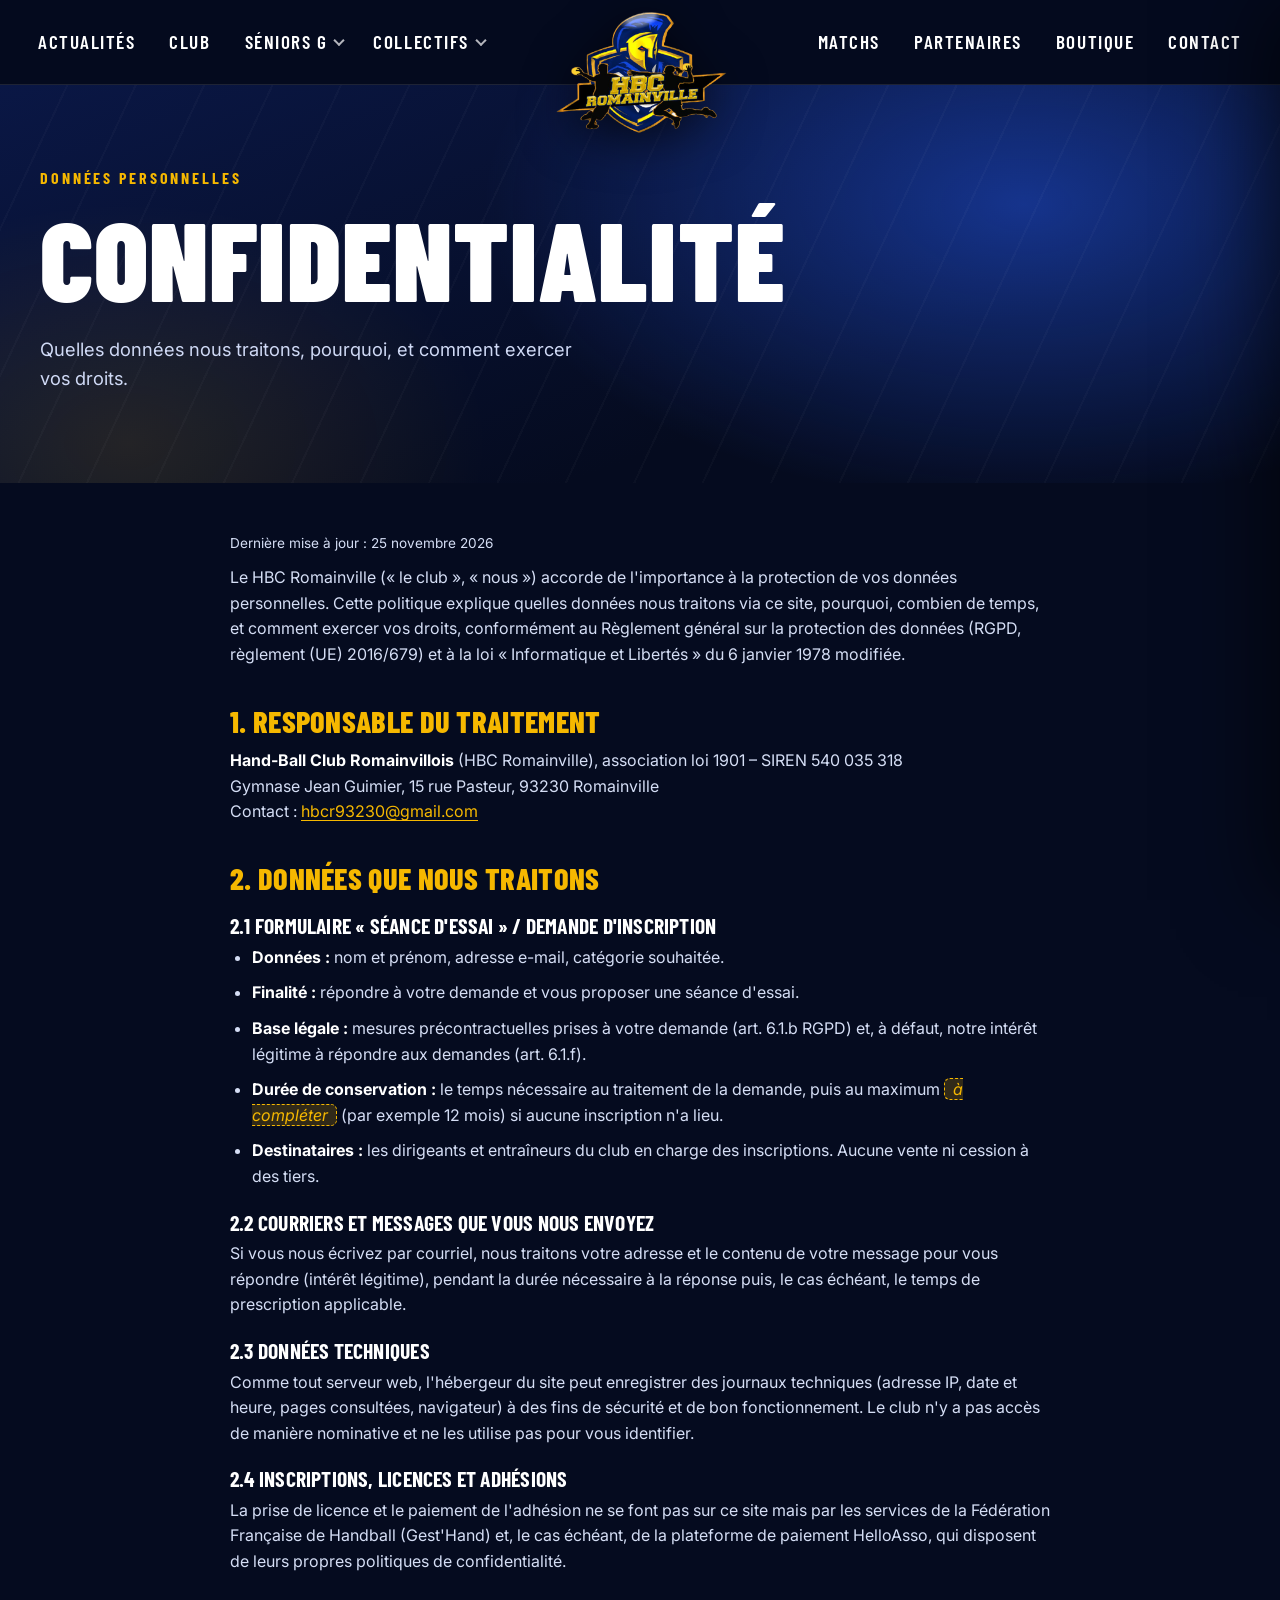
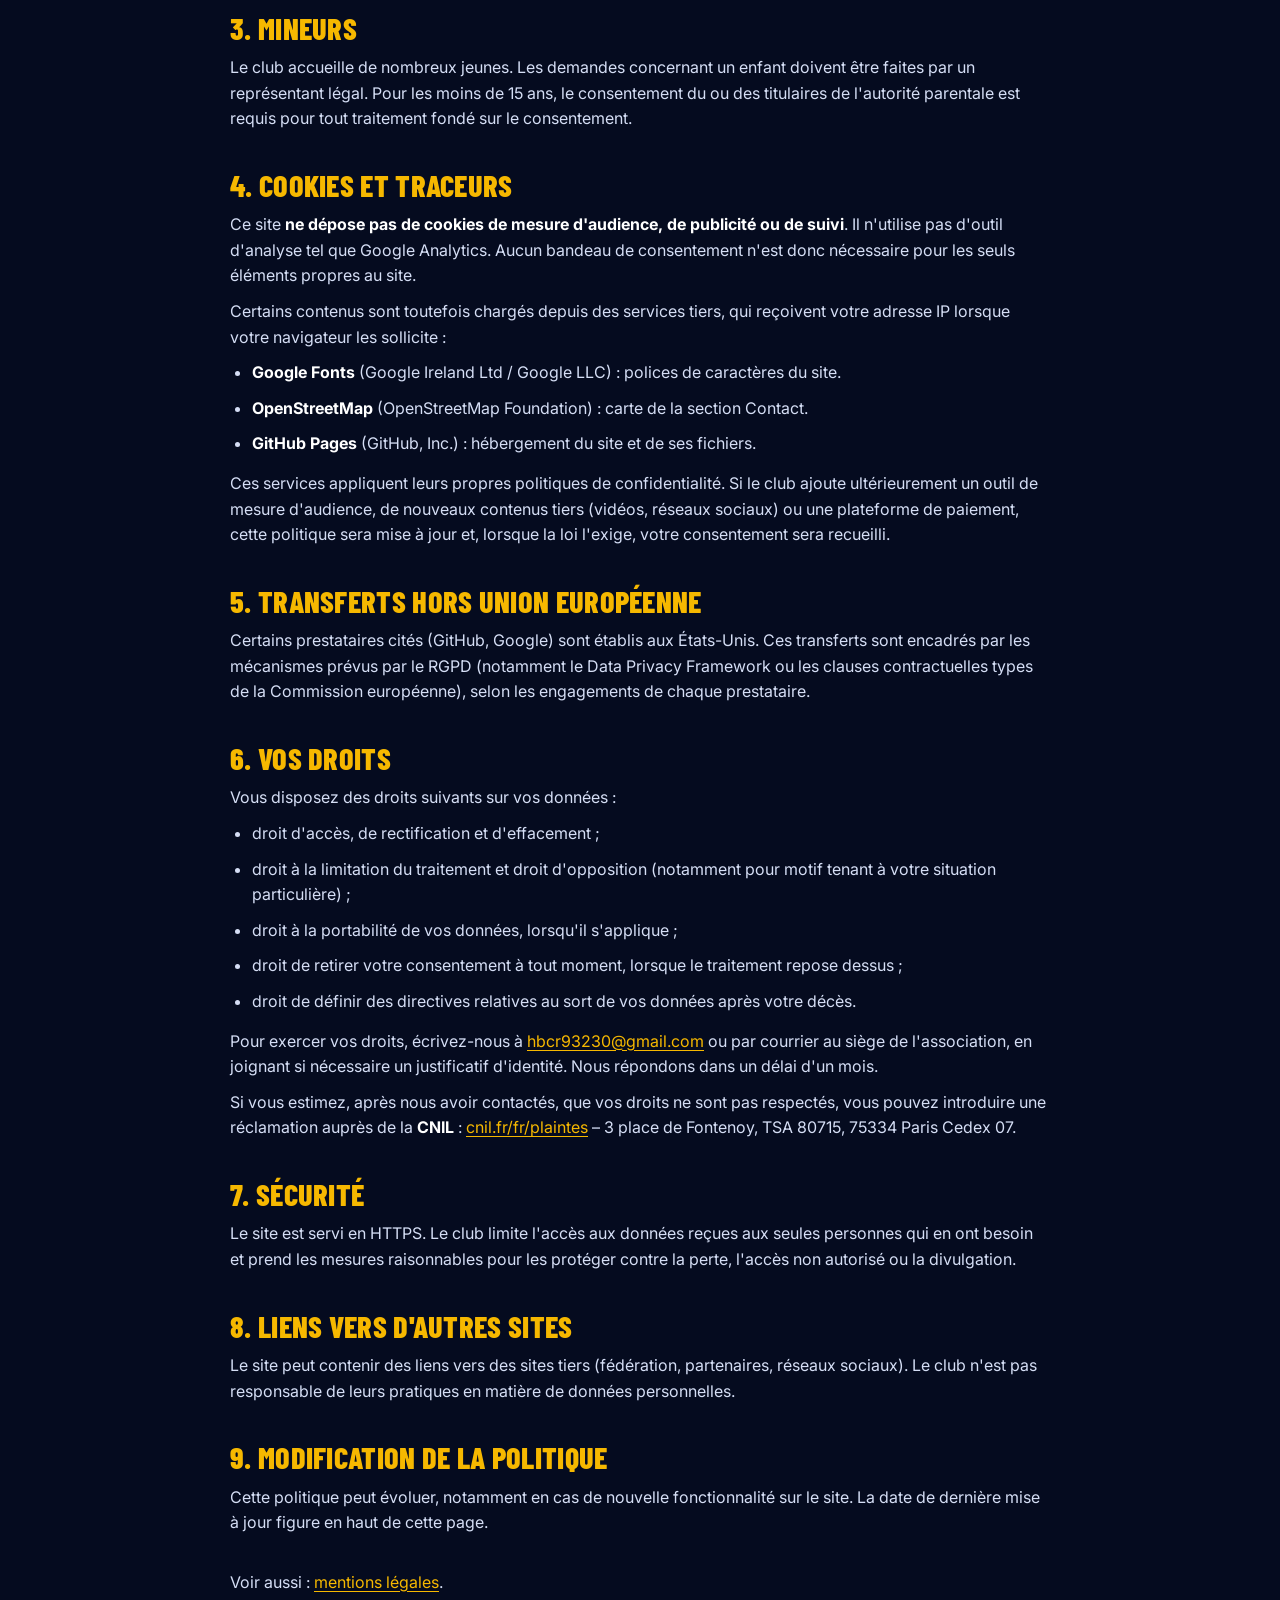
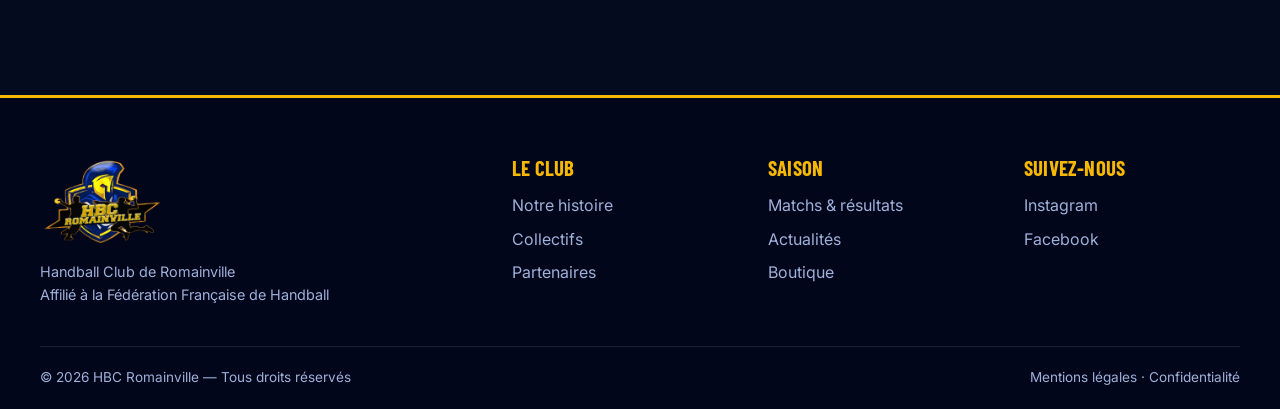
<file: confidentialite.html>
<!doctype html>
<html lang="fr">
<head>
  <meta charset="utf-8">
  <meta name="viewport" content="width=device-width, initial-scale=1">
  <title>Confidentialité – HBC Romainville</title>
  <meta name="description" content="Politique de confidentialité du site du Handball Club de Romainville (HBC Romainville).">
  <link rel="icon" href="assets/logo.png">
  <link rel="preconnect" href="https://fonts.googleapis.com">
  <link rel="preconnect" href="https://fonts.gstatic.com" crossorigin>
  <link href="https://fonts.googleapis.com/css2?family=Barlow+Condensed:wght@600;700;800;900&family=Inter:wght@400;500;600;700&display=swap" rel="stylesheet">
  <link rel="stylesheet" href="styles.css">
</head>
<body>

  <header class="header header--split" id="header">
    <div class="container header__inner">
      <a href="index.html" class="brand" aria-label="HBC Romainville – accueil">
        <img src="assets/logo.png" alt="Logo HBC Romainville">
      </a>
      <button class="burger" id="burger" aria-label="Ouvrir le menu" aria-expanded="false" aria-controls="nav">
        <span></span><span></span><span></span>
      </button>
      <nav class="nav" id="nav">
        <div class="nav__group nav__group--left">
          <a href="index.html#actus">Actualités</a>
          <a href="histoire.html">Club</a>
          <div class="nav-item has-sub">
            <a href="equipe.html">Séniors G</a>
            <div class="subnav"><a href="equipe.html">Équipe</a><a href="classement.html">Classement</a></div>
          </div>
          <div class="nav-item has-sub">
            <a href="collectifs.html">Collectifs</a>
            <div class="subnav"><a href="collectifs.html">Tous les collectifs</a><a href="entraineurs.html">Entraîneurs</a></div>
          </div>
        </div>
        <div class="nav__group nav__group--right">
          <a href="index.html#matchs">Matchs</a>
          <a href="index.html#partenaires">Partenaires</a>
          <a href="boutique.html">Boutique</a>
          <a href="index.html#contact">Contact</a>
        </div>
      </nav>
    </div>
  </header>

  <main>
    <section class="page-hero page-hero--small">
      <div class="hero__bg"></div>
      <div class="container page-hero__inner">
        <p class="eyebrow">Données personnelles</p>
        <h1>Confidentialité</h1>
        <p class="page-hero__lead">Quelles données nous traitons, pourquoi, et comment exercer vos droits.</p>
      </div>
    </section>
    <section class="legal">
      <div class="container legal__inner">
        <p class="legal__update">Dernière mise à jour : 25 novembre 2026</p>

        <p>Le HBC Romainville (« le club », « nous ») accorde de l'importance à la protection de vos données personnelles. Cette politique explique quelles données nous traitons via ce site, pourquoi, combien de temps, et comment exercer vos droits, conformément au Règlement général sur la protection des données (RGPD, règlement (UE) 2016/679) et à la loi « Informatique et Libertés » du 6 janvier 1978 modifiée.</p>

        <h2>1. Responsable du traitement</h2>
        <p><strong>Hand-Ball Club Romainvillois</strong> (HBC Romainville), association loi 1901 – SIREN 540 035 318<br>Gymnase Jean Guimier, 15 rue Pasteur, 93230 Romainville<br>Contact : <a href="mailto:hbcr93230@gmail.com">hbcr93230@gmail.com</a></p>

        <h2>2. Données que nous traitons</h2>
        <h3>2.1 Formulaire « séance d'essai » / demande d'inscription</h3>
        <ul>
          <li><strong>Données :</strong> nom et prénom, adresse e-mail, catégorie souhaitée.</li>
          <li><strong>Finalité :</strong> répondre à votre demande et vous proposer une séance d'essai.</li>
          <li><strong>Base légale :</strong> mesures précontractuelles prises à votre demande (art. 6.1.b RGPD) et, à défaut, notre intérêt légitime à répondre aux demandes (art. 6.1.f).</li>
          <li><strong>Durée de conservation :</strong> le temps nécessaire au traitement de la demande, puis au maximum <mark class="tbd">à compléter</mark> (par exemple 12 mois) si aucune inscription n'a lieu.</li>
          <li><strong>Destinataires :</strong> les dirigeants et entraîneurs du club en charge des inscriptions. Aucune vente ni cession à des tiers.</li>
        </ul>
        <h3>2.2 Courriers et messages que vous nous envoyez</h3>
        <p>Si vous nous écrivez par courriel, nous traitons votre adresse et le contenu de votre message pour vous répondre (intérêt légitime), pendant la durée nécessaire à la réponse puis, le cas échéant, le temps de prescription applicable.</p>
        <h3>2.3 Données techniques</h3>
        <p>Comme tout serveur web, l'hébergeur du site peut enregistrer des journaux techniques (adresse IP, date et heure, pages consultées, navigateur) à des fins de sécurité et de bon fonctionnement. Le club n'y a pas accès de manière nominative et ne les utilise pas pour vous identifier.</p>
        <h3>2.4 Inscriptions, licences et adhésions</h3>
        <p>La prise de licence et le paiement de l'adhésion ne se font pas sur ce site mais par les services de la Fédération Française de Handball (Gest'Hand) et, le cas échéant, de la plateforme de paiement HelloAsso, qui disposent de leurs propres politiques de confidentialité.</p>

        <h2>3. Mineurs</h2>
        <p>Le club accueille de nombreux jeunes. Les demandes concernant un enfant doivent être faites par un représentant légal. Pour les moins de 15 ans, le consentement du ou des titulaires de l'autorité parentale est requis pour tout traitement fondé sur le consentement.</p>

        <h2>4. Cookies et traceurs</h2>
        <p>Ce site <strong>ne dépose pas de cookies de mesure d'audience, de publicité ou de suivi</strong>. Il n'utilise pas d'outil d'analyse tel que Google Analytics. Aucun bandeau de consentement n'est donc nécessaire pour les seuls éléments propres au site.</p>
        <p>Certains contenus sont toutefois chargés depuis des services tiers, qui reçoivent votre adresse IP lorsque votre navigateur les sollicite :</p>
        <ul>
          <li><strong>Google Fonts</strong> (Google Ireland Ltd / Google LLC) : polices de caractères du site.</li>
          <li><strong>OpenStreetMap</strong> (OpenStreetMap Foundation) : carte de la section Contact.</li>
          <li><strong>GitHub Pages</strong> (GitHub, Inc.) : hébergement du site et de ses fichiers.</li>
        </ul>
        <p>Ces services appliquent leurs propres politiques de confidentialité. Si le club ajoute ultérieurement un outil de mesure d'audience, de nouveaux contenus tiers (vidéos, réseaux sociaux) ou une plateforme de paiement, cette politique sera mise à jour et, lorsque la loi l'exige, votre consentement sera recueilli.</p>

        <h2>5. Transferts hors Union européenne</h2>
        <p>Certains prestataires cités (GitHub, Google) sont établis aux États-Unis. Ces transferts sont encadrés par les mécanismes prévus par le RGPD (notamment le Data Privacy Framework ou les clauses contractuelles types de la Commission européenne), selon les engagements de chaque prestataire.</p>

        <h2>6. Vos droits</h2>
        <p>Vous disposez des droits suivants sur vos données :</p>
        <ul>
          <li>droit d'accès, de rectification et d'effacement ;</li>
          <li>droit à la limitation du traitement et droit d'opposition (notamment pour motif tenant à votre situation particulière) ;</li>
          <li>droit à la portabilité de vos données, lorsqu'il s'applique ;</li>
          <li>droit de retirer votre consentement à tout moment, lorsque le traitement repose dessus ;</li>
          <li>droit de définir des directives relatives au sort de vos données après votre décès.</li>
        </ul>
        <p>Pour exercer vos droits, écrivez-nous à <a href="mailto:hbcr93230@gmail.com">hbcr93230@gmail.com</a> ou par courrier au siège de l'association, en joignant si nécessaire un justificatif d'identité. Nous répondons dans un délai d'un mois.</p>
        <p>Si vous estimez, après nous avoir contactés, que vos droits ne sont pas respectés, vous pouvez introduire une réclamation auprès de la <strong>CNIL</strong> : <a href="https://www.cnil.fr/fr/plaintes" rel="noopener" target="_blank">cnil.fr/fr/plaintes</a> – 3 place de Fontenoy, TSA 80715, 75334 Paris Cedex 07.</p>

        <h2>7. Sécurité</h2>
        <p>Le site est servi en HTTPS. Le club limite l'accès aux données reçues aux seules personnes qui en ont besoin et prend les mesures raisonnables pour les protéger contre la perte, l'accès non autorisé ou la divulgation.</p>

        <h2>8. Liens vers d'autres sites</h2>
        <p>Le site peut contenir des liens vers des sites tiers (fédération, partenaires, réseaux sociaux). Le club n'est pas responsable de leurs pratiques en matière de données personnelles.</p>

        <h2>9. Modification de la politique</h2>
        <p>Cette politique peut évoluer, notamment en cas de nouvelle fonctionnalité sur le site. La date de dernière mise à jour figure en haut de cette page.</p>

        <p class="legal__links">Voir aussi : <a href="mentions-legales.html">mentions légales</a>.</p>

      </div>
    </section>
  </main>

  <footer class="footer">
    <div class="container footer__inner">
      <div class="footer__brand">
        <img src="assets/logo.png" alt="HBC Romainville">
        <p>Handball Club de Romainville<br>Affilié à la Fédération Française de Handball</p>
      </div>
      <div class="footer__col">
        <h4>Le club</h4>
        <a href="histoire.html">Notre histoire</a>
        <a href="collectifs.html">Collectifs</a>
        <a href="index.html#partenaires">Partenaires</a>
      </div>
      <div class="footer__col">
        <h4>Saison</h4>
        <a href="index.html#matchs">Matchs &amp; résultats</a>
        <a href="index.html#actus">Actualités</a>
        <a href="boutique.html">Boutique</a>
      </div>
      <div class="footer__col">
        <h4>Suivez-nous</h4>
        <a href="#">Instagram</a>
        <a href="#">Facebook</a>
      </div>
    </div>
    <div class="footer__bottom container">
      <span>© 2026 HBC Romainville — Tous droits réservés</span>
      <span><a href="mentions-legales.html">Mentions légales</a> · <a href="confidentialite.html">Confidentialité</a></span>
    </div>
  </footer>

  <script src="legal.js"></script>
  <script src="header.js"></script>
</body>
</html>
</file>
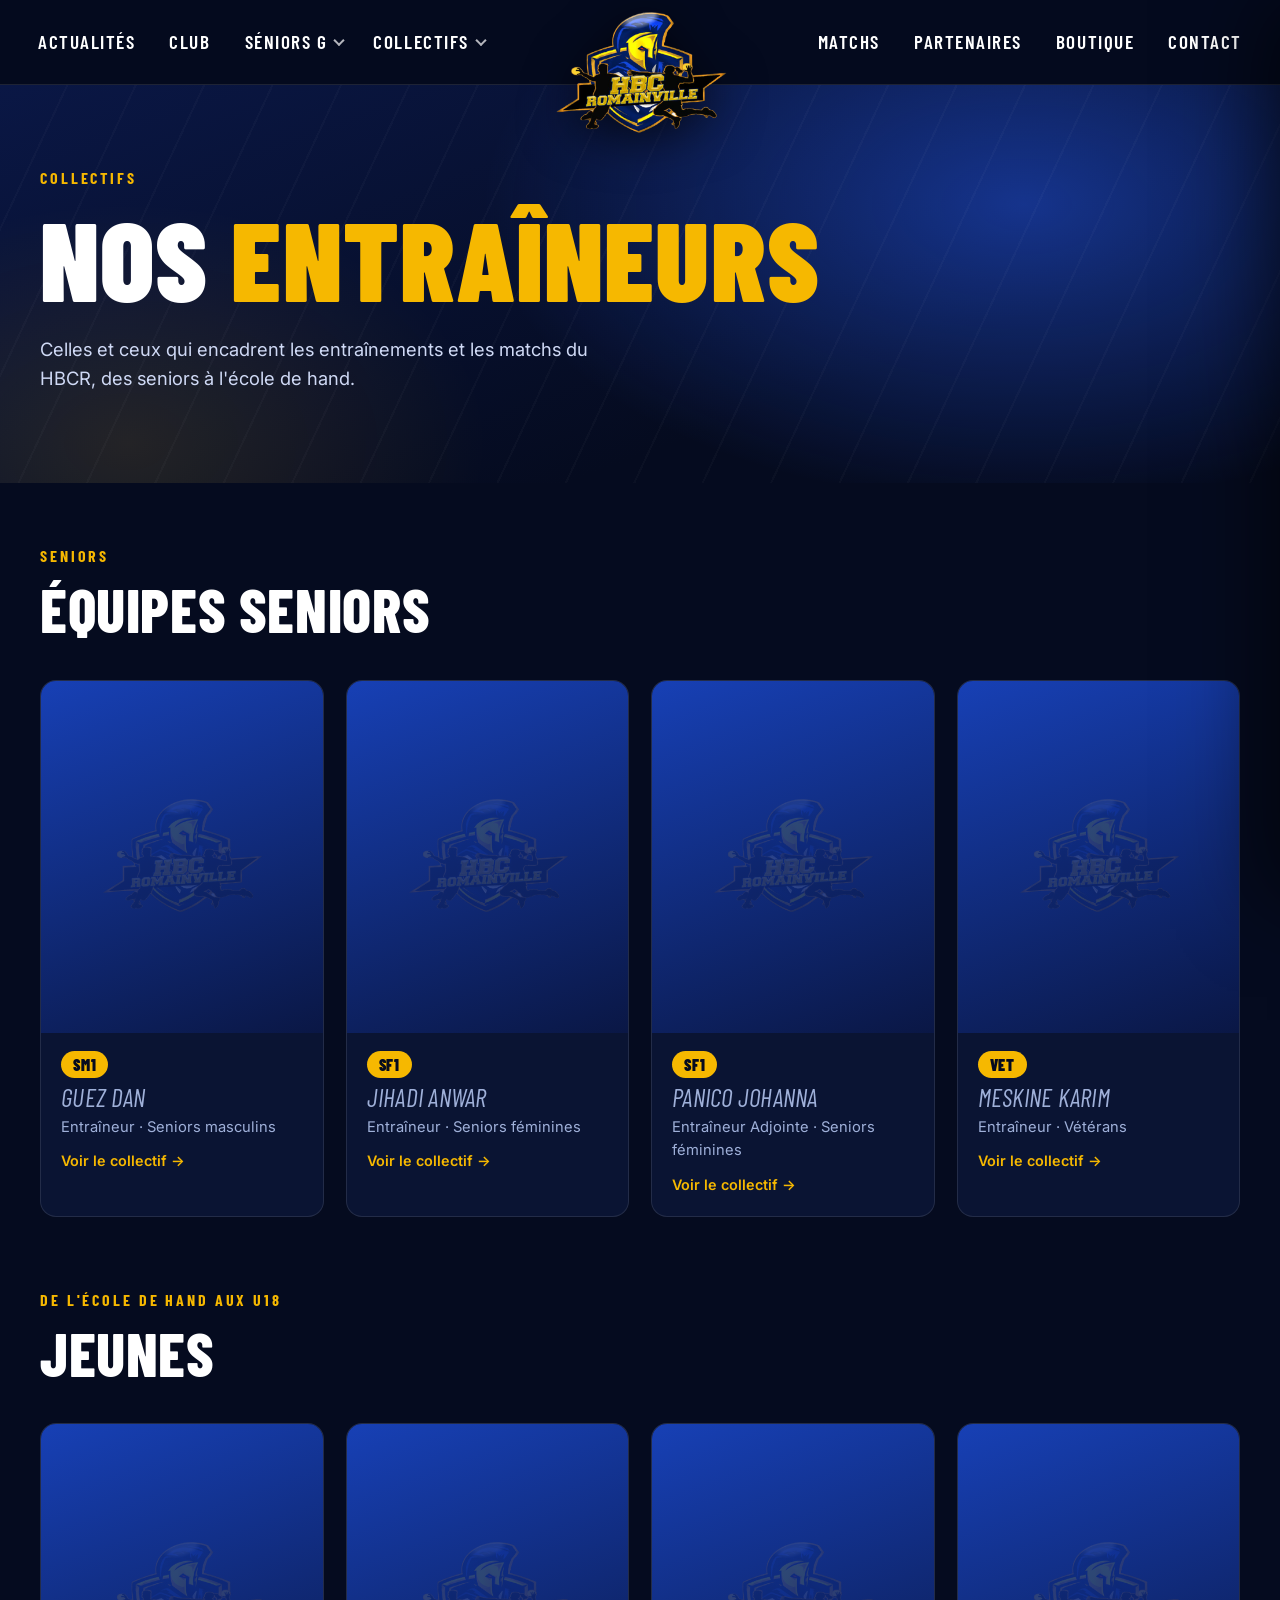
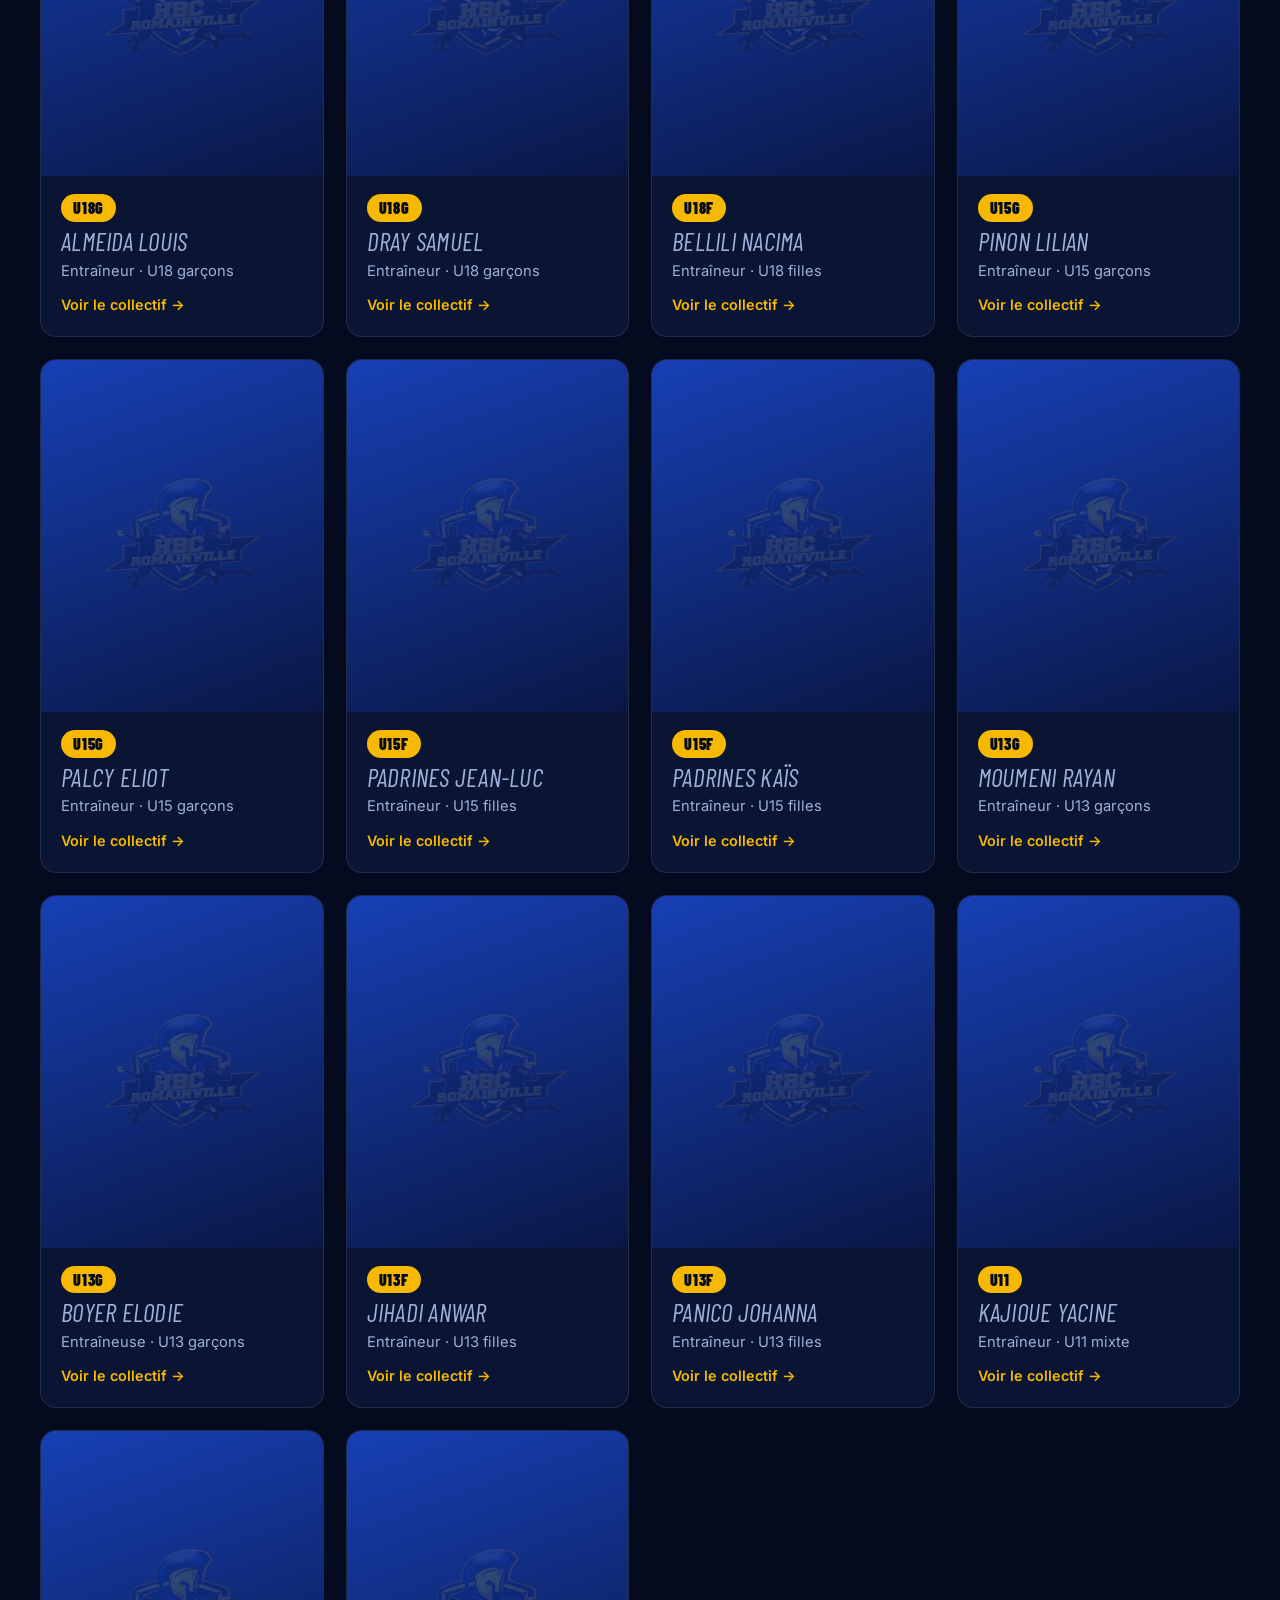
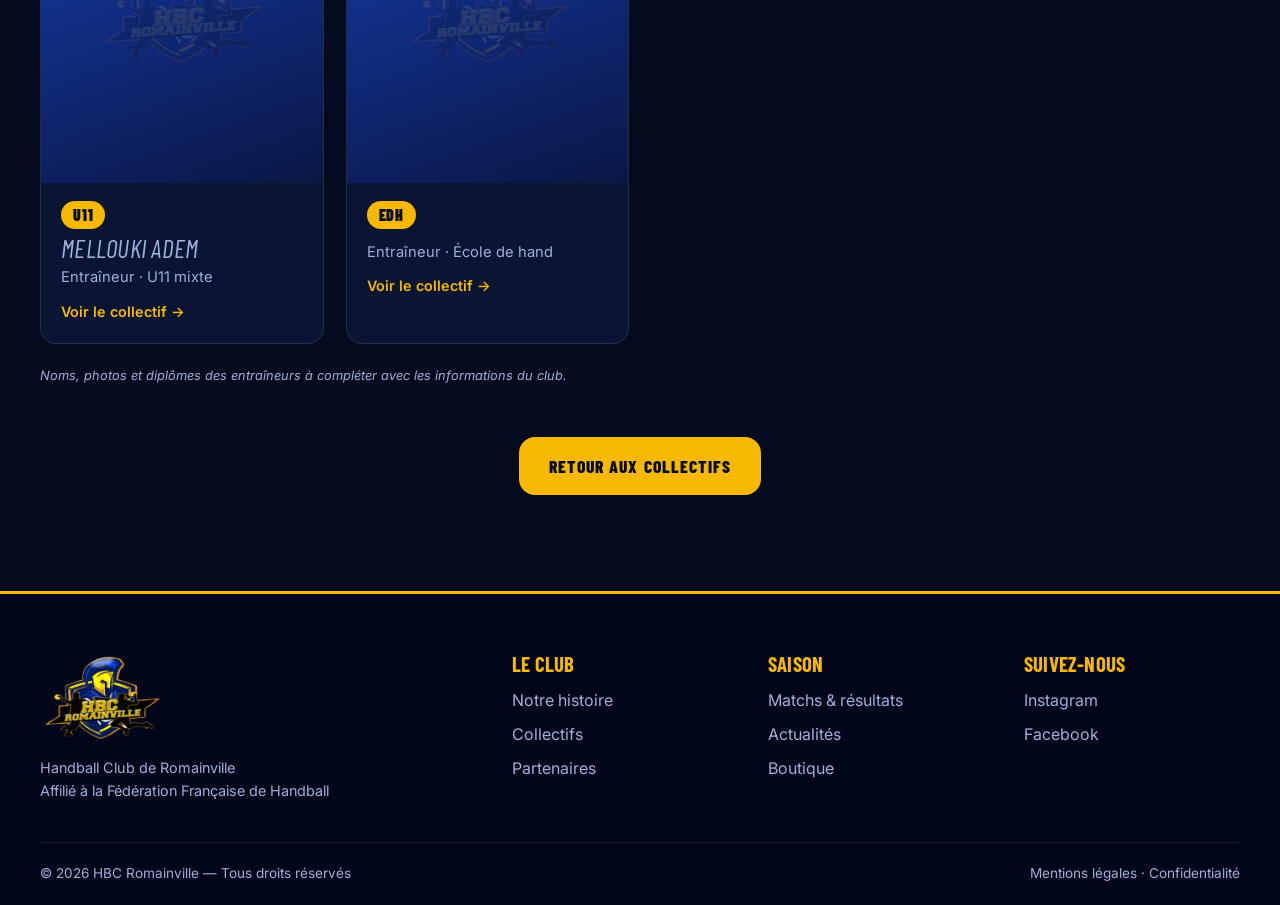
<file: entraineurs.html>
<!doctype html>
<html lang="fr">
<head>
  <meta charset="utf-8">
  <meta name="viewport" content="width=device-width, initial-scale=1">
  <title>Nos entraîneurs – HBC Romainville</title>
  <meta name="description" content="Les entraîneurs des collectifs du HBC Romainville.">
  <link rel="icon" href="assets/logo.png">
  <link rel="preconnect" href="https://fonts.googleapis.com">
  <link rel="preconnect" href="https://fonts.gstatic.com" crossorigin>
  <link href="https://fonts.googleapis.com/css2?family=Barlow+Condensed:wght@600;700;800;900&family=Inter:wght@400;500;600;700&display=swap" rel="stylesheet">
  <link rel="stylesheet" href="styles.css">
</head>
<body>

  <header class="header header--split" id="header">
    <div class="container header__inner">
      <a href="index.html" class="brand" aria-label="HBC Romainville – accueil">
        <img src="assets/logo.png" alt="Logo HBC Romainville">
      </a>
      <button class="burger" id="burger" aria-label="Ouvrir le menu" aria-expanded="false" aria-controls="nav">
        <span></span><span></span><span></span>
      </button>
      <nav class="nav" id="nav">
        <div class="nav__group nav__group--left">
          <a href="index.html#actus">Actualités</a>
          <a href="histoire.html">Club</a>
          <div class="nav-item has-sub">
            <a href="equipe.html">Séniors G</a>
            <div class="subnav"><a href="equipe.html">Équipe</a><a href="classement.html">Classement</a></div>
          </div>
          <div class="nav-item has-sub">
            <a href="collectifs.html">Collectifs</a>
            <div class="subnav"><a href="collectifs.html">Tous les collectifs</a><a href="entraineurs.html">Entraîneurs</a></div>
          </div>
        </div>
        <div class="nav__group nav__group--right">
          <a href="index.html#matchs">Matchs</a>
          <a href="index.html#partenaires">Partenaires</a>
          <a href="boutique.html">Boutique</a>
          <a href="index.html#contact">Contact</a>
        </div>
      </nav>
    </div>
  </header>

  <main>
    <section class="page-hero page-hero--small">
      <div class="hero__bg"></div>
      <div class="container page-hero__inner">
        <p class="eyebrow">Collectifs</p>
        <h1>Nos <span>entraîneurs</span></h1>
        <p class="page-hero__lead">Celles et ceux qui encadrent les entraînements et les matchs du HBCR, des seniors à l'école de hand.</p>
      </div>
    </section>
    <section class="coaches">
      <div class="container">
        <div class="section-head"><p class="eyebrow">Seniors</p><h2>Équipes seniors</h2></div>
        <div class="coaches-grid">
          <article class="coach" id="coach-sm1">
            <div class="coach__photo" aria-hidden="true"></div>
            <div class="coach__body">
              <span class="coach__tag">SM1</span>
              <h3 class="todo">guez dan</h3>
              <p>Entraîneur · Seniors masculins</p>
              <a class="coach__link" href="collectifs.html#sm1">Voir le collectif →</a>
            </div>
          </article>
          <article class="coach" id="coach-sf1">
            <div class="coach__photo" aria-hidden="true"></div>
            <div class="coach__body">
              <span class="coach__tag">SF1</span>
              <h3 class="todo">Jihadi Anwar</h3>
              <p>Entraîneur · Seniors féminines</p>
              <a class="coach__link" href="collectifs.html#sf1">Voir le collectif →</a>
            </div>
          </article>
          <article class="coach" id="coach-sf1">
            <div class="coach__photo" aria-hidden="true"></div>
            <div class="coach__body">
              <span class="coach__tag">SF1</span>
              <h3 class="todo">panico johanna</h3>
              <p>Entraîneur Adjointe · Seniors féminines</p>
              <a class="coach__link" href="collectifs.html#sf1">Voir le collectif →</a>
            </div>
          </article>
                  <article class="coach" id="coach-veterans">
            <div class="coach__photo" aria-hidden="true"></div>
            <div class="coach__body">
              <span class="coach__tag">VET</span>
              <h3 class="todo">meskine karim</h3>
              <p>Entraîneur · Vétérans</p>
              <a class="coach__link" href="collectifs.html#veterans">Voir le collectif →</a>
            </div>
          </article>
        </div>
        <div class="section-head section-head--gap"><p class="eyebrow">De l'école de hand aux U18</p><h2>Jeunes</h2></div>
        <div class="coaches-grid">
          <article class="coach" id="coach-u18g">
            <div class="coach__photo" aria-hidden="true"></div>
            <div class="coach__body">
              <span class="coach__tag">U18G</span>
              <h3 class="todo">almeida louis</h3>
              <p>Entraîneur · U18 garçons</p>
              <a class="coach__link" href="collectifs.html#u18g">Voir le collectif →</a>
            </div>
          </article>
          <article class="coach" id="coach-u18g">
            <div class="coach__photo" aria-hidden="true"></div>
            <div class="coach__body">
              <span class="coach__tag">U18G</span>
              <h3 class="todo">dray samuel</h3>
              <p>Entraîneur · U18 garçons</p>
              <a class="coach__link" href="collectifs.html#u18g">Voir le collectif →</a>
            </div>
          </article>
          <article class="coach" id="coach-u18f">
            <div class="coach__photo" aria-hidden="true"></div>
            <div class="coach__body">
              <span class="coach__tag">U18F</span>
              <h3 class="todo">bellili nacima</h3>
              <p>Entraîneur · U18 filles</p>
              <a class="coach__link" href="collectifs.html#u18f">Voir le collectif →</a>
            </div>
          </article>
          <article class="coach" id="coach-u15g">
            <div class="coach__photo" aria-hidden="true"></div>
            <div class="coach__body">
              <span class="coach__tag">U15G</span>
              <h3 class="todo">pinon lilian</h3>
              <p>Entraîneur · U15 garçons</p>
              <a class="coach__link" href="collectifs.html#u15g">Voir le collectif →</a>
            </div>
          </article>
          <article class="coach" id="coach-u15g">
            <div class="coach__photo" aria-hidden="true"></div>
            <div class="coach__body">
              <span class="coach__tag">U15G</span>
              <h3 class="todo">palcy eliot</h3>
              <p>Entraîneur · U15 garçons</p>
              <a class="coach__link" href="collectifs.html#u15g">Voir le collectif →</a>
            </div>
          </article>
          <article class="coach" id="coach-u15f">
            <div class="coach__photo" aria-hidden="true"></div>
            <div class="coach__body">
              <span class="coach__tag">U15F</span>
              <h3 class="todo">padrines jean-luc</h3>
              <p>Entraîneur · U15 filles</p>
              <a class="coach__link" href="collectifs.html#u15f">Voir le collectif →</a>
            </div>
          </article>
          <article class="coach" id="coach-u15f">
            <div class="coach__photo" aria-hidden="true"></div>
            <div class="coach__body">
              <span class="coach__tag">U15F</span>
              <h3 class="todo">padrines kaïs</h3>
              <p>Entraîneur · U15 filles</p>
              <a class="coach__link" href="collectifs.html#u15f">Voir le collectif →</a>
            </div>
          </article>
          <article class="coach" id="coach-u13g">
            <div class="coach__photo" aria-hidden="true"></div>
            <div class="coach__body">
              <span class="coach__tag">U13G</span>
              <h3 class="todo">moumeni rayan</h3>
              <p>Entraîneur · U13 garçons</p>
              <a class="coach__link" href="collectifs.html#u13g">Voir le collectif →</a>
            </div>
          </article>
          <article class="coach" id="coach-u13g-boyer">
            <div class="coach__photo" aria-hidden="true"></div>
            <div class="coach__body">
              <span class="coach__tag">U13G</span>
              <h3 class="todo">boyer elodie</h3>
              <p>Entraîneuse · U13 garçons</p>
              <a class="coach__link" href="collectifs.html#u13g">Voir le collectif →</a>
            </div>
          </article>
          <article class="coach" id="coach-u13f">
            <div class="coach__photo" aria-hidden="true"></div>
            <div class="coach__body">
              <span class="coach__tag">U13F</span>
              <h3 class="todo">Jihadi Anwar</h3>
              <p>Entraîneur · U13 filles</p>
              <a class="coach__link" href="collectifs.html#u13f">Voir le collectif →</a>
            </div>
          </article>
          <article class="coach" id="coach-u13f">
            <div class="coach__photo" aria-hidden="true"></div>
            <div class="coach__body">
              <span class="coach__tag">U13F</span>
              <h3 class="todo">panico johanna</h3>
              <p>Entraîneur · U13 filles</p>
              <a class="coach__link" href="collectifs.html#u13f">Voir le collectif →</a>
            </div>
          </article>
          <article class="coach" id="coach-u11m">
            <div class="coach__photo" aria-hidden="true"></div>
            <div class="coach__body">
              <span class="coach__tag">U11</span>
              <h3 class="todo">kajioue yacine</h3>
              <p>Entraîneur · U11 mixte</p>
              <a class="coach__link" href="collectifs.html#u11m">Voir le collectif →</a>
            </div>
          </article>
          <article class="coach" id="coach-u11m">
            <div class="coach__photo" aria-hidden="true"></div>
            <div class="coach__body">
              <span class="coach__tag">U11</span>
              <h3 class="todo">mellouki adem</h3>
              <p>Entraîneur · U11 mixte</p>
              <a class="coach__link" href="collectifs.html#u11m">Voir le collectif →</a>
            </div>
          </article>
          <article class="coach" id="coach-ecole">
            <div class="coach__photo" aria-hidden="true"></div>
            <div class="coach__body">
              <span class="coach__tag">EDH</span>
              <h3 class="todo"></h3>
              <p>Entraîneur · École de hand</p>
              <a class="coach__link" href="collectifs.html#ecole">Voir le collectif →</a>
            </div>
          </article>
        </div>
        <p class="note">Noms, photos et diplômes des entraîneurs à compléter avec les informations du club.</p>
        <div class="story-cta__inner" style="margin-top:50px"><a class="btn btn--gold" href="collectifs.html">Retour aux collectifs</a></div>
      </div>
    </section>
  </main>

  <footer class="footer">
    <div class="container footer__inner">
      <div class="footer__brand">
        <img src="assets/logo.png" alt="HBC Romainville">
        <p>Handball Club de Romainville<br>Affilié à la Fédération Française de Handball</p>
      </div>
      <div class="footer__col">
        <h4>Le club</h4>
        <a href="histoire.html">Notre histoire</a>
        <a href="collectifs.html">Collectifs</a>
        <a href="index.html#partenaires">Partenaires</a>
      </div>
      <div class="footer__col">
        <h4>Saison</h4>
        <a href="index.html#matchs">Matchs &amp; résultats</a>
        <a href="index.html#actus">Actualités</a>
        <a href="boutique.html">Boutique</a>
      </div>
      <div class="footer__col">
        <h4>Suivez-nous</h4>
        <a href="#">Instagram</a>
        <a href="#">Facebook</a>
      </div>
    </div>
    <div class="footer__bottom container">
      <span>© 2026 HBC Romainville — Tous droits réservés</span>
      <span><a href="mentions-legales.html">Mentions légales</a> · <a href="confidentialite.html">Confidentialité</a></span>
    </div>
  </footer>

  <script src="entraineurs.js"></script>
  <script src="header.js"></script>
</body>
</html>
</file>
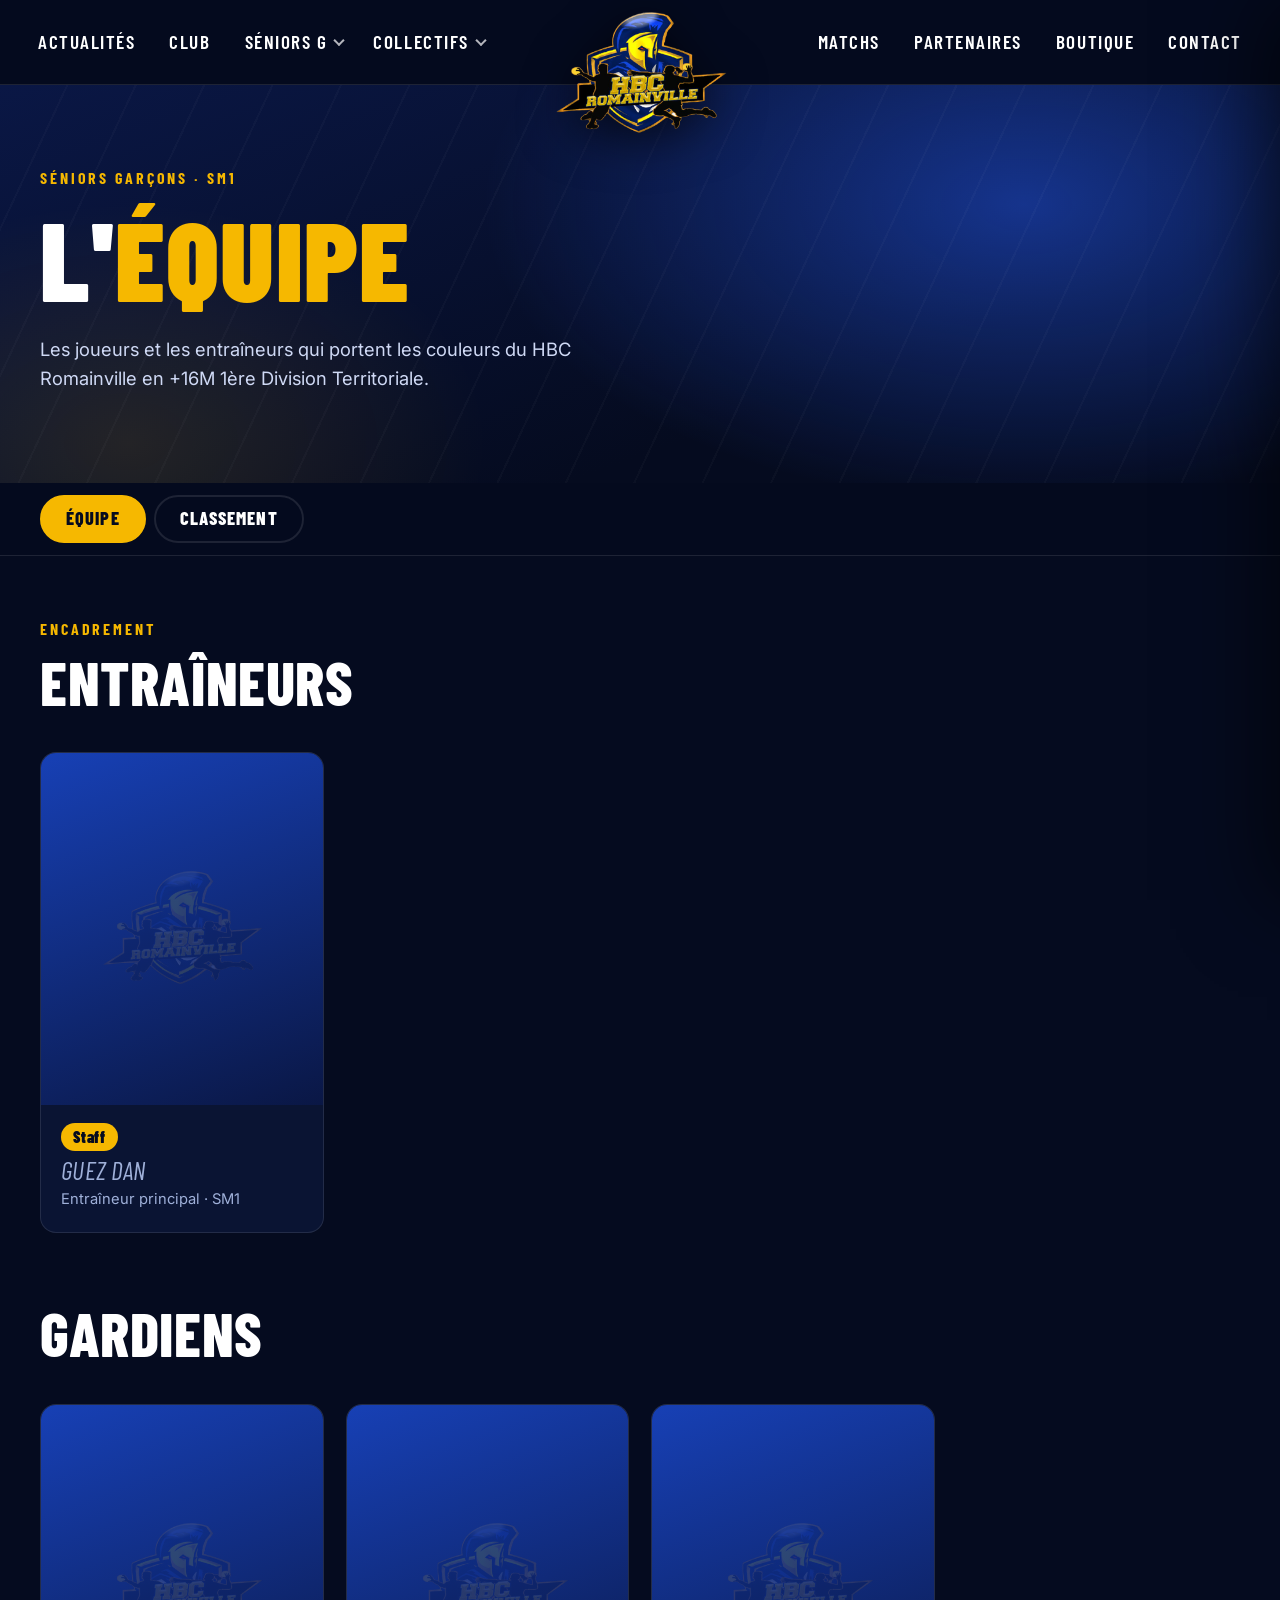
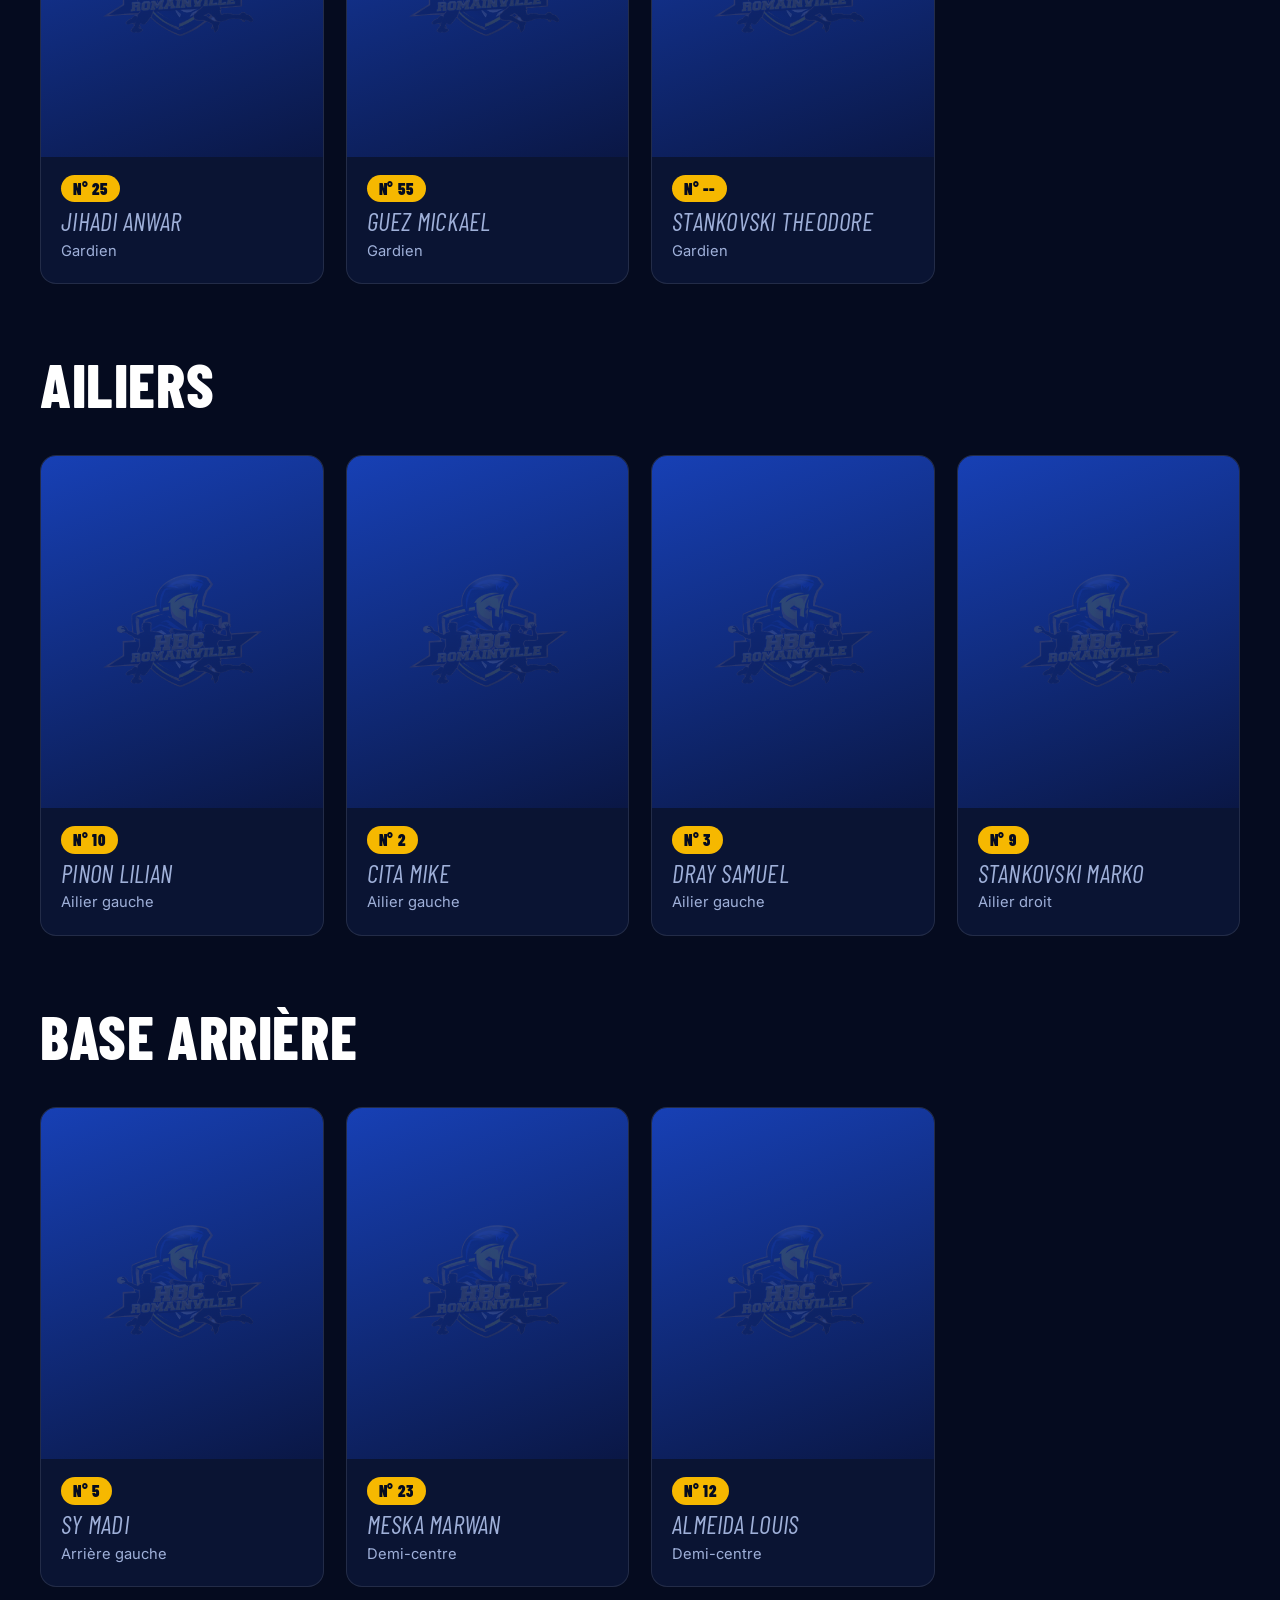
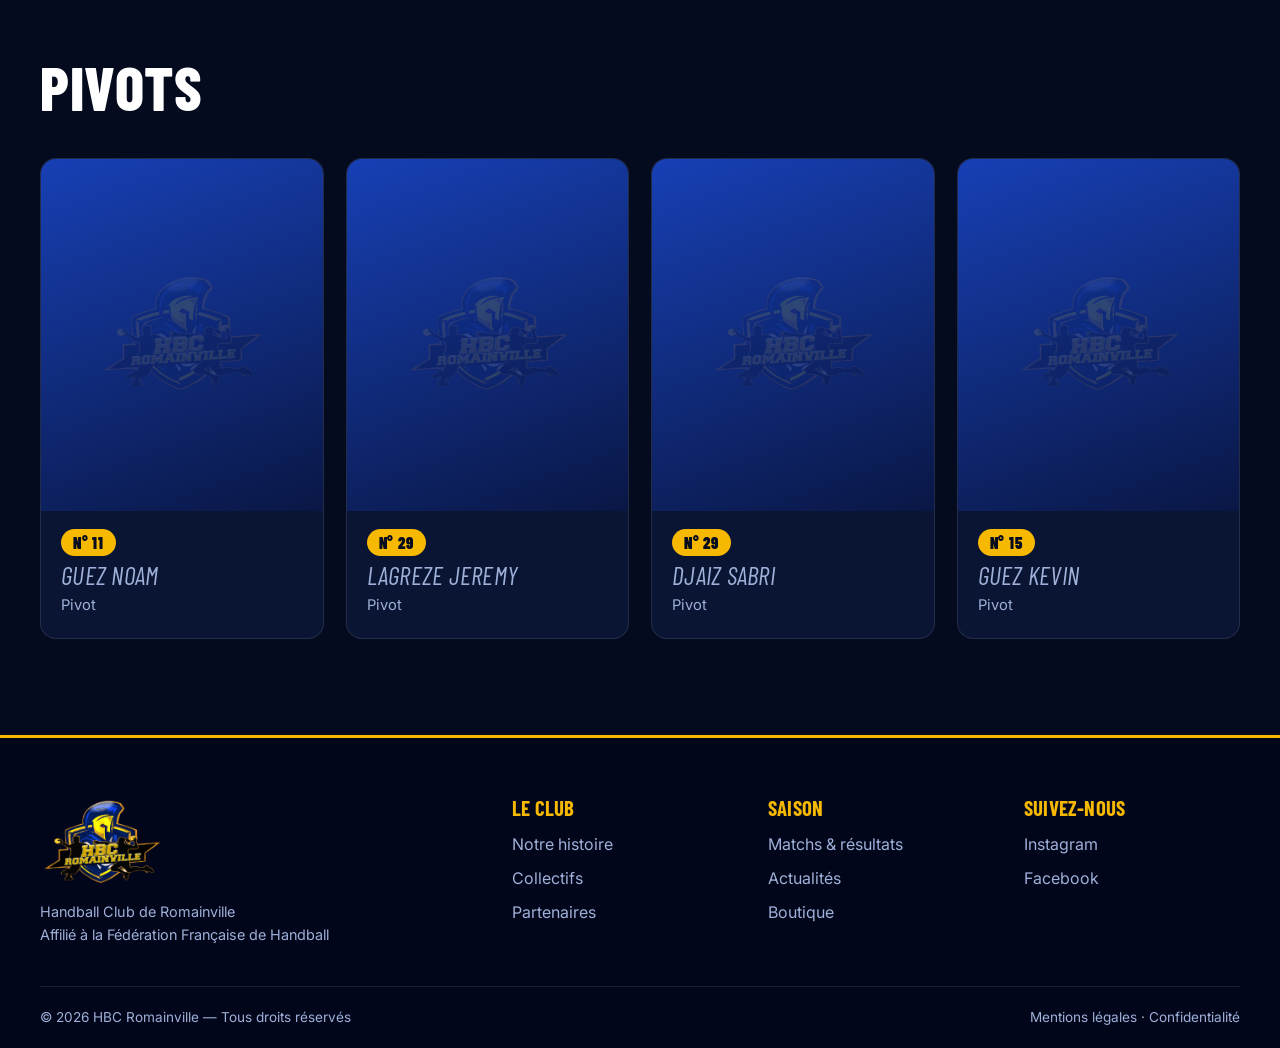
<file: equipe.html>
<!doctype html>
<html lang="fr">
<head>
  <meta charset="utf-8">
  <meta name="viewport" content="width=device-width, initial-scale=1">
  <title>Équipe SM1 – HBC Romainville</title>
  <meta name="description" content="L'équipe senior masculine du HBC Romainville : joueurs et entraîneurs.">
  <link rel="icon" href="assets/logo.png">
  <link rel="preconnect" href="https://fonts.googleapis.com">
  <link rel="preconnect" href="https://fonts.gstatic.com" crossorigin>
  <link href="https://fonts.googleapis.com/css2?family=Barlow+Condensed:wght@600;700;800;900&family=Inter:wght@400;500;600;700&display=swap" rel="stylesheet">
  <link rel="stylesheet" href="styles.css">
</head>
<body>

  <header class="header header--split" id="header">
    <div class="container header__inner">
      <a href="index.html" class="brand" aria-label="HBC Romainville – accueil">
        <img src="assets/logo.png" alt="Logo HBC Romainville">
      </a>
      <button class="burger" id="burger" aria-label="Ouvrir le menu" aria-expanded="false" aria-controls="nav">
        <span></span><span></span><span></span>
      </button>
      <nav class="nav" id="nav">
        <div class="nav__group nav__group--left">
          <a href="index.html#actus">Actualités</a>
          <a href="histoire.html">Club</a>
          <div class="nav-item has-sub">
            <a href="equipe.html">Séniors G</a>
            <div class="subnav"><a href="equipe.html">Équipe</a><a href="classement.html">Classement</a></div>
          </div>
          <div class="nav-item has-sub">
            <a href="collectifs.html">Collectifs</a>
            <div class="subnav"><a href="collectifs.html">Tous les collectifs</a><a href="entraineurs.html">Entraîneurs</a></div>
          </div>
        </div>
        <div class="nav__group nav__group--right">
          <a href="index.html#matchs">Matchs</a>
          <a href="index.html#partenaires">Partenaires</a>
          <a href="boutique.html">Boutique</a>
          <a href="index.html#contact">Contact</a>
        </div>
      </nav>
    </div>
  </header>

  <main>
    <section class="page-hero page-hero--small">
      <div class="hero__bg"></div>
      <div class="container page-hero__inner">
        <p class="eyebrow">Séniors garçons · SM1</p>
        <h1>L'<span>équipe</span></h1>
        <p class="page-hero__lead">Les joueurs et les entraîneurs qui portent les couleurs du HBC Romainville en +16M 1ère Division Territoriale.</p>
      </div>
    </section>
    <div class="tabs-bar"><div class="container tabs"><a href="equipe.html" class="active">Équipe</a><a href="classement.html">Classement</a></div></div>
    <section class="coaches">
      <div class="container">
        <div class="section-head"><p class="eyebrow">Encadrement</p><h2>Entraîneurs</h2></div>
        <div class="coaches-grid">
          <article class="coach player">
            <div class="coach__photo" aria-hidden="true"></div>
            <div class="coach__body"><span class="coach__tag">Staff</span><h3 class="todo">Guez Dan</h3><p>Entraîneur principal · SM1</p></div>
          </article>
        </div>
        <div class="section-head section-head--gap"><h2>Gardiens</h2></div>
        <div class="coaches-grid">
          <article class="coach player">
            <div class="coach__photo" aria-hidden="true"></div>
            <div class="coach__body">
              <span class="coach__tag">N°&nbsp;25</span>
              <h3 class="todo">Jihadi Anwar</h3>
              <p>Gardien</p>
            </div>
          </article>
          <article class="coach player">
            <div class="coach__photo" aria-hidden="true"></div>
            <div class="coach__body">
              <span class="coach__tag">N°&nbsp;55</span>
              <h3 class="todo">Guez Mickael</h3>
              <p>Gardien</p>
            </div>
          </article>
          <article class="coach player">
            <div class="coach__photo" aria-hidden="true"></div>
            <div class="coach__body">
              <span class="coach__tag">N°&nbsp;--</span>
              <h3 class="todo">stankovski theodore</h3>
              <p>Gardien</p>
            </div>
          </article>
        </div>
        <div class="section-head section-head--gap"><h2>Ailiers</h2></div>
        <div class="coaches-grid">
          <article class="coach player">
            <div class="coach__photo" aria-hidden="true"></div>
            <div class="coach__body">
              <span class="coach__tag">N°&nbsp;10</span>
              <h3 class="todo">pinon lilian</h3>
              <p>Ailier gauche</p>
            </div>
          </article>
          <article class="coach player">
            <div class="coach__photo" aria-hidden="true"></div>
            <div class="coach__body">
              <span class="coach__tag">N°&nbsp;2</span>
              <h3 class="todo">cita mike</h3>
              <p>Ailier gauche</p>
            </div>
          </article>
          <article class="coach player">
            <div class="coach__photo" aria-hidden="true"></div>
            <div class="coach__body">
              <span class="coach__tag">N°&nbsp;3</span>
              <h3 class="todo">dray samuel</h3>
              <p>Ailier gauche</p>
            </div>
          </article>
          <article class="coach player">
            <div class="coach__photo" aria-hidden="true"></div>
            <div class="coach__body">
              <span class="coach__tag">N°&nbsp;9</span>
              <h3 class="todo">stankovski marko</h3>
              <p>Ailier droit</p>
            </div>
          </article>
        </div>
        <div class="section-head section-head--gap"><h2>Base arrière</h2></div>
        <div class="coaches-grid">
          <article class="coach player">
            <div class="coach__photo" aria-hidden="true"></div>
            <div class="coach__body">
              <span class="coach__tag">N°&nbsp;5</span>
              <h3 class="todo">sy madi</h3>
              <p>Arrière gauche</p>
            </div>
          </article>
          <article class="coach player">
            <div class="coach__photo" aria-hidden="true"></div>
            <div class="coach__body">
              <span class="coach__tag">N°&nbsp;23</span>
              <h3 class="todo">meska marwan</h3>
              <p>Demi-centre</p>
            </div>
          </article>
          <article class="coach player">
            <div class="coach__photo" aria-hidden="true"></div>
            <div class="coach__body">
              <span class="coach__tag">N°&nbsp;12</span>
              <h3 class="todo">almeida louis</h3>
              <p>Demi-centre</p>
            </div>
          </article>
        </div>
        <div class="section-head section-head--gap"><h2>Pivots</h2></div>
        <div class="coaches-grid">
          <article class="coach player">
            <div class="coach__photo" aria-hidden="true"></div>
            <div class="coach__body">
              <span class="coach__tag">N°&nbsp;11</span>
              <h3 class="todo">guez noam</h3>
              <p>Pivot</p>
            </div>
          </article>
          <article class="coach player">
            <div class="coach__photo" aria-hidden="true"></div>
            <div class="coach__body">
              <span class="coach__tag">N°&nbsp;29</span>
              <h3 class="todo">lagreze jeremy</h3>
              <p>Pivot</p>
            </div>
          </article>
          <article class="coach player">
            <div class="coach__photo" aria-hidden="true"></div>
            <div class="coach__body">
              <span class="coach__tag">N°&nbsp;29</span>
              <h3 class="todo">djaiz sabri</h3>
              <p>Pivot</p>
            </div>
          </article>
          <article class="coach player">
            <div class="coach__photo" aria-hidden="true"></div>
            <div class="coach__body">
              <span class="coach__tag">N°&nbsp;15</span>
              <h3 class="todo">guez kevin</h3>
              <p>Pivot</p>
            </div>
          </article>
        </div>
      </div>
    </section>
  </main>

  <footer class="footer">
    <div class="container footer__inner">
      <div class="footer__brand">
        <img src="assets/logo.png" alt="HBC Romainville">
        <p>Handball Club de Romainville<br>Affilié à la Fédération Française de Handball</p>
      </div>
      <div class="footer__col">
        <h4>Le club</h4>
        <a href="histoire.html">Notre histoire</a>
        <a href="collectifs.html">Collectifs</a>
        <a href="index.html#partenaires">Partenaires</a>
      </div>
      <div class="footer__col">
        <h4>Saison</h4>
        <a href="index.html#matchs">Matchs &amp; résultats</a>
        <a href="index.html#actus">Actualités</a>
        <a href="boutique.html">Boutique</a>
      </div>
      <div class="footer__col">
        <h4>Suivez-nous</h4>
        <a href="#">Instagram</a>
        <a href="#">Facebook</a>
      </div>
    </div>
    <div class="footer__bottom container">
      <span>© 2026 HBC Romainville — Tous droits réservés</span>
      <span><a href="mentions-legales.html">Mentions légales</a> · <a href="confidentialite.html">Confidentialité</a></span>
    </div>
  </footer>

  <script src="legal.js"></script>
  <script src="header.js"></script>
</body>
</html>
</file>
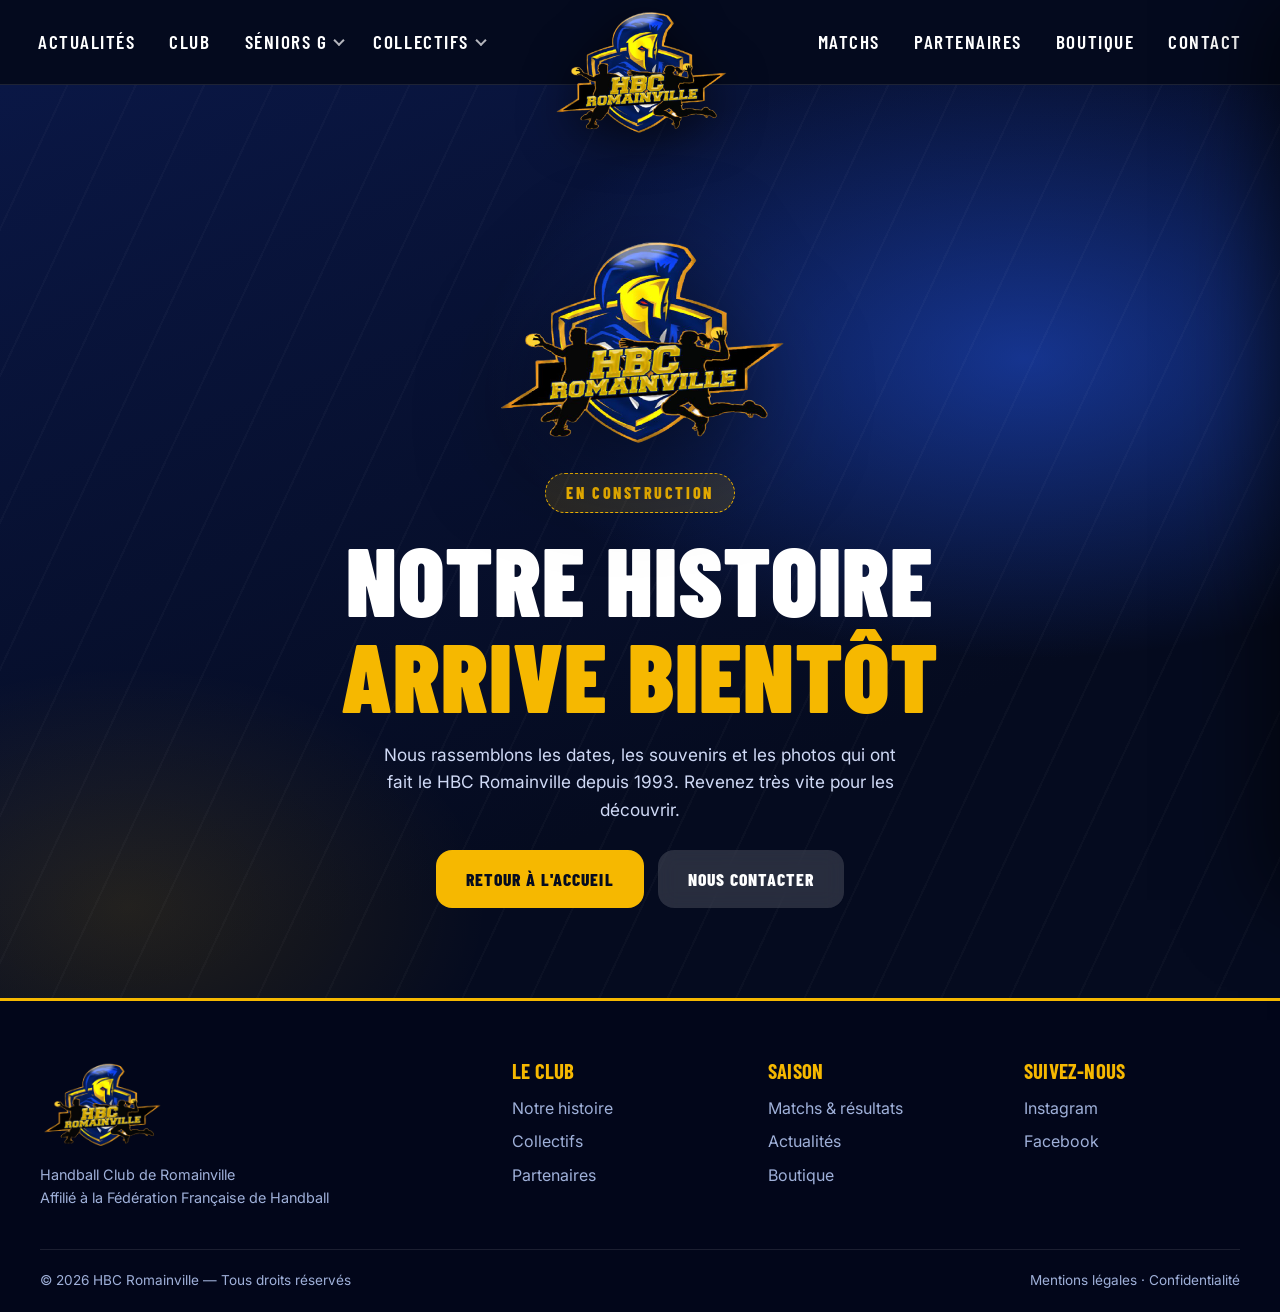
<file: histoire.html>
<!doctype html>
<html lang="fr">
<head>
  <meta charset="utf-8">
  <meta name="viewport" content="width=device-width, initial-scale=1">
  <title>Notre histoire – HBC Romainville</title>
  <meta name="description" content="L'histoire du HBC Romainville arrive bientôt.">
  <link rel="icon" href="assets/logo.png">
  <link rel="preconnect" href="https://fonts.googleapis.com">
  <link rel="preconnect" href="https://fonts.gstatic.com" crossorigin>
  <link href="https://fonts.googleapis.com/css2?family=Barlow+Condensed:wght@600;700;800;900&family=Inter:wght@400;500;600;700&display=swap" rel="stylesheet">
  <link rel="stylesheet" href="styles.css">
</head>
<body>

  <header class="header header--split" id="header">
    <div class="container header__inner">
      <a href="index.html" class="brand" aria-label="HBC Romainville – accueil">
        <img src="assets/logo.png" alt="Logo HBC Romainville">
      </a>
      <button class="burger" id="burger" aria-label="Ouvrir le menu" aria-expanded="false" aria-controls="nav">
        <span></span><span></span><span></span>
      </button>
      <nav class="nav" id="nav">
        <div class="nav__group nav__group--left">
          <a href="index.html#actus">Actualités</a>
          <a href="histoire.html">Club</a>
          <div class="nav-item has-sub">
            <a href="equipe.html">Séniors G</a>
            <div class="subnav"><a href="equipe.html">Équipe</a><a href="classement.html">Classement</a></div>
          </div>
          <div class="nav-item has-sub">
            <a href="collectifs.html">Collectifs</a>
            <div class="subnav"><a href="collectifs.html">Tous les collectifs</a><a href="entraineurs.html">Entraîneurs</a></div>
          </div>
        </div>
        <div class="nav__group nav__group--right">
          <a href="index.html#matchs">Matchs</a>
          <a href="index.html#partenaires">Partenaires</a>
          <a href="boutique.html">Boutique</a>
          <a href="index.html#contact">Contact</a>
        </div>
      </nav>
    </div>
  </header>

  <main>
    <section class="soon">
      <div class="hero__bg"></div>
      <div class="container soon__inner">
        <img class="soon__logo" src="assets/logo.png" alt="HBC Romainville">
        <span class="soon__badge">En construction</span>
        <h1>Notre histoire <span>arrive bientôt</span></h1>
        <p>Nous rassemblons les dates, les souvenirs et les photos qui ont fait le HBC Romainville depuis 1993. Revenez très vite pour les découvrir.</p>
        <div class="hero__cta">
          <a class="btn btn--gold" href="index.html">Retour à l'accueil</a>
          <a class="btn btn--ghost" href="index.html#contact">Nous contacter</a>
        </div>
      </div>
    </section>
  </main>

  <footer class="footer">
    <div class="container footer__inner">
      <div class="footer__brand">
        <img src="assets/logo.png" alt="HBC Romainville">
        <p>Handball Club de Romainville<br>Affilié à la Fédération Française de Handball</p>
      </div>
      <div class="footer__col">
        <h4>Le club</h4>
        <a href="histoire.html">Notre histoire</a>
        <a href="collectifs.html">Collectifs</a>
        <a href="index.html#partenaires">Partenaires</a>
      </div>
      <div class="footer__col">
        <h4>Saison</h4>
        <a href="index.html#matchs">Matchs &amp; résultats</a>
        <a href="index.html#actus">Actualités</a>
        <a href="boutique.html">Boutique</a>
      </div>
      <div class="footer__col">
        <h4>Suivez-nous</h4>
        <a href="#">Instagram</a>
        <a href="#">Facebook</a>
      </div>
    </div>
    <div class="footer__bottom container">
      <span>© 2026 HBC Romainville — Tous droits réservés</span>
      <span><a href="mentions-legales.html">Mentions légales</a> · <a href="confidentialite.html">Confidentialité</a></span>
    </div>
  </footer>

  <script src="legal.js"></script>
  <script src="header.js"></script>
</body>
</html>
</file>
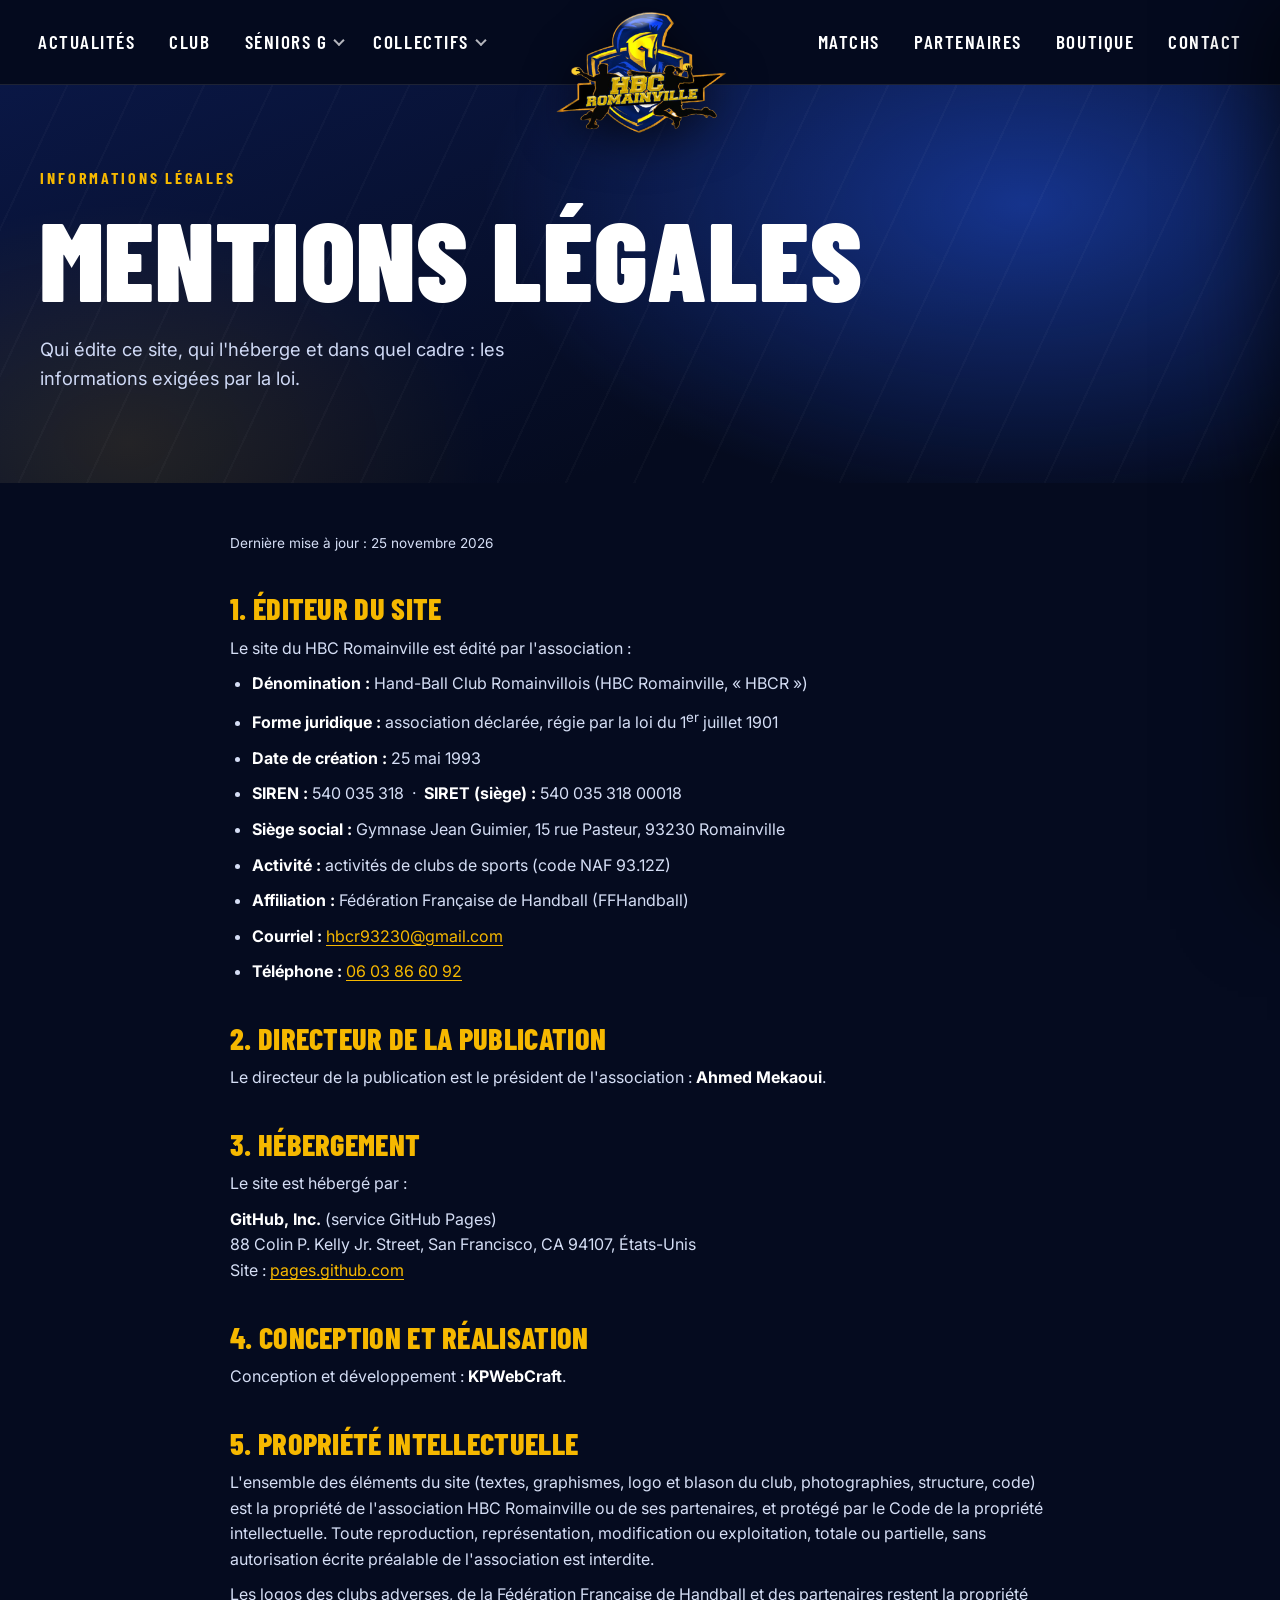
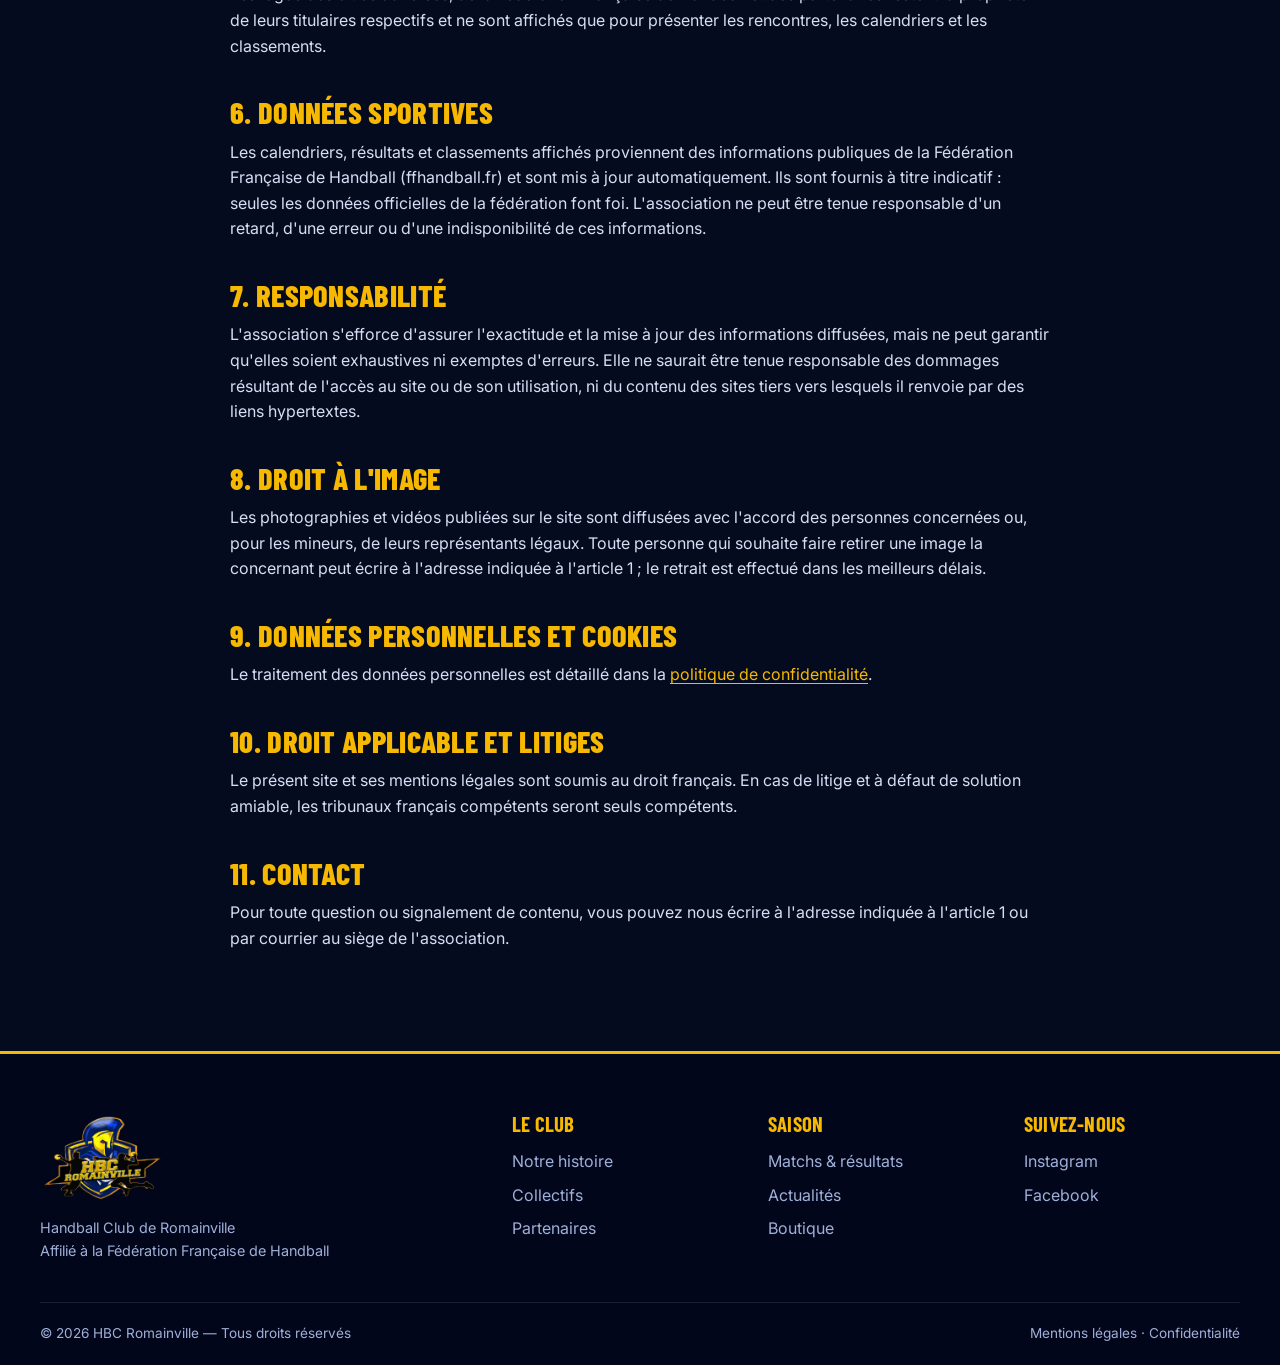
<file: mentions-legales.html>
<!doctype html>
<html lang="fr">
<head>
  <meta charset="utf-8">
  <meta name="viewport" content="width=device-width, initial-scale=1">
  <title>Mentions légales – HBC Romainville</title>
  <meta name="description" content="Mentions légales du site du Handball Club de Romainville (HBC Romainville).">
  <link rel="icon" href="assets/logo.png">
  <link rel="preconnect" href="https://fonts.googleapis.com">
  <link rel="preconnect" href="https://fonts.gstatic.com" crossorigin>
  <link href="https://fonts.googleapis.com/css2?family=Barlow+Condensed:wght@600;700;800;900&family=Inter:wght@400;500;600;700&display=swap" rel="stylesheet">
  <link rel="stylesheet" href="styles.css">
</head>
<body>

  <header class="header header--split" id="header">
    <div class="container header__inner">
      <a href="index.html" class="brand" aria-label="HBC Romainville – accueil">
        <img src="assets/logo.png" alt="Logo HBC Romainville">
      </a>
      <button class="burger" id="burger" aria-label="Ouvrir le menu" aria-expanded="false" aria-controls="nav">
        <span></span><span></span><span></span>
      </button>
      <nav class="nav" id="nav">
        <div class="nav__group nav__group--left">
          <a href="index.html#actus">Actualités</a>
          <a href="histoire.html">Club</a>
          <div class="nav-item has-sub">
            <a href="equipe.html">Séniors G</a>
            <div class="subnav"><a href="equipe.html">Équipe</a><a href="classement.html">Classement</a></div>
          </div>
          <div class="nav-item has-sub">
            <a href="collectifs.html">Collectifs</a>
            <div class="subnav"><a href="collectifs.html">Tous les collectifs</a><a href="entraineurs.html">Entraîneurs</a></div>
          </div>
        </div>
        <div class="nav__group nav__group--right">
          <a href="index.html#matchs">Matchs</a>
          <a href="index.html#partenaires">Partenaires</a>
          <a href="boutique.html">Boutique</a>
          <a href="index.html#contact">Contact</a>
        </div>
      </nav>
    </div>
  </header>

  <main>
    <section class="page-hero page-hero--small">
      <div class="hero__bg"></div>
      <div class="container page-hero__inner">
        <p class="eyebrow">Informations légales</p>
        <h1>Mentions légales</h1>
        <p class="page-hero__lead">Qui édite ce site, qui l'héberge et dans quel cadre : les informations exigées par la loi.</p>
      </div>
    </section>
    <section class="legal">
      <div class="container legal__inner">
        <p class="legal__update">Dernière mise à jour : 25 novembre 2026</p>

        <h2>1. Éditeur du site</h2>
        <p>Le site du HBC Romainville est édité par l'association :</p>
        <ul>
          <li><strong>Dénomination :</strong> Hand-Ball Club Romainvillois (HBC Romainville, « HBCR »)</li>
          <li><strong>Forme juridique :</strong> association déclarée, régie par la loi du 1<sup>er</sup> juillet 1901</li>
          <li><strong>Date de création :</strong> 25 mai 1993</li>
          <li><strong>SIREN :</strong> 540 035 318 &nbsp;·&nbsp; <strong>SIRET (siège) :</strong> 540 035 318 00018</li>
          <li><strong>Siège social :</strong> Gymnase Jean Guimier, 15 rue Pasteur, 93230 Romainville</li>
          <li><strong>Activité :</strong> activités de clubs de sports (code NAF 93.12Z)</li>
          <li><strong>Affiliation :</strong> Fédération Française de Handball (FFHandball)</li>
          <li><strong>Courriel :</strong> <a href="mailto:hbcr93230@gmail.com">hbcr93230@gmail.com</a></li>
          <li><strong>Téléphone :</strong> <a href="tel:+33603866092">06 03 86 60 92</a></li>
        </ul>

        <h2>2. Directeur de la publication</h2>
        <p>Le directeur de la publication est le président de l'association : <strong>Ahmed Mekaoui</strong>.</p>

        <h2>3. Hébergement</h2>
        <p>Le site est hébergé par :</p>
        <p><strong>GitHub, Inc.</strong> (service GitHub Pages)<br>88 Colin P. Kelly Jr. Street, San Francisco, CA 94107, États-Unis<br>Site : <a href="https://pages.github.com" rel="noopener" target="_blank">pages.github.com</a></p>

        <h2>4. Conception et réalisation</h2>
        <p>Conception et développement : <strong>KPWebCraft</strong>.</p>

        <h2>5. Propriété intellectuelle</h2>
        <p>L'ensemble des éléments du site (textes, graphismes, logo et blason du club, photographies, structure, code) est la propriété de l'association HBC Romainville ou de ses partenaires, et protégé par le Code de la propriété intellectuelle. Toute reproduction, représentation, modification ou exploitation, totale ou partielle, sans autorisation écrite préalable de l'association est interdite.</p>
        <p>Les logos des clubs adverses, de la Fédération Française de Handball et des partenaires restent la propriété de leurs titulaires respectifs et ne sont affichés que pour présenter les rencontres, les calendriers et les classements.</p>

        <h2>6. Données sportives</h2>
        <p>Les calendriers, résultats et classements affichés proviennent des informations publiques de la Fédération Française de Handball (ffhandball.fr) et sont mis à jour automatiquement. Ils sont fournis à titre indicatif : seules les données officielles de la fédération font foi. L'association ne peut être tenue responsable d'un retard, d'une erreur ou d'une indisponibilité de ces informations.</p>

        <h2>7. Responsabilité</h2>
        <p>L'association s'efforce d'assurer l'exactitude et la mise à jour des informations diffusées, mais ne peut garantir qu'elles soient exhaustives ni exemptes d'erreurs. Elle ne saurait être tenue responsable des dommages résultant de l'accès au site ou de son utilisation, ni du contenu des sites tiers vers lesquels il renvoie par des liens hypertextes.</p>

        <h2>8. Droit à l'image</h2>
        <p>Les photographies et vidéos publiées sur le site sont diffusées avec l'accord des personnes concernées ou, pour les mineurs, de leurs représentants légaux. Toute personne qui souhaite faire retirer une image la concernant peut écrire à l'adresse indiquée à l'article 1 ; le retrait est effectué dans les meilleurs délais.</p>

        <h2>9. Données personnelles et cookies</h2>
        <p>Le traitement des données personnelles est détaillé dans la <a href="confidentialite.html">politique de confidentialité</a>.</p>

        <h2>10. Droit applicable et litiges</h2>
        <p>Le présent site et ses mentions légales sont soumis au droit français. En cas de litige et à défaut de solution amiable, les tribunaux français compétents seront seuls compétents.</p>

        <h2>11. Contact</h2>
        <p>Pour toute question ou signalement de contenu, vous pouvez nous écrire à l'adresse indiquée à l'article 1 ou par courrier au siège de l'association.</p>

      </div>
    </section>
  </main>

  <footer class="footer">
    <div class="container footer__inner">
      <div class="footer__brand">
        <img src="assets/logo.png" alt="HBC Romainville">
        <p>Handball Club de Romainville<br>Affilié à la Fédération Française de Handball</p>
      </div>
      <div class="footer__col">
        <h4>Le club</h4>
        <a href="histoire.html">Notre histoire</a>
        <a href="collectifs.html">Collectifs</a>
        <a href="index.html#partenaires">Partenaires</a>
      </div>
      <div class="footer__col">
        <h4>Saison</h4>
        <a href="index.html#matchs">Matchs &amp; résultats</a>
        <a href="index.html#actus">Actualités</a>
        <a href="boutique.html">Boutique</a>
      </div>
      <div class="footer__col">
        <h4>Suivez-nous</h4>
        <a href="#">Instagram</a>
        <a href="#">Facebook</a>
      </div>
    </div>
    <div class="footer__bottom container">
      <span>© 2026 HBC Romainville — Tous droits réservés</span>
      <span><a href="mentions-legales.html">Mentions légales</a> · <a href="confidentialite.html">Confidentialité</a></span>
    </div>
  </footer>

  <script src="legal.js"></script>
  <script src="header.js"></script>
</body>
</html>
</file>
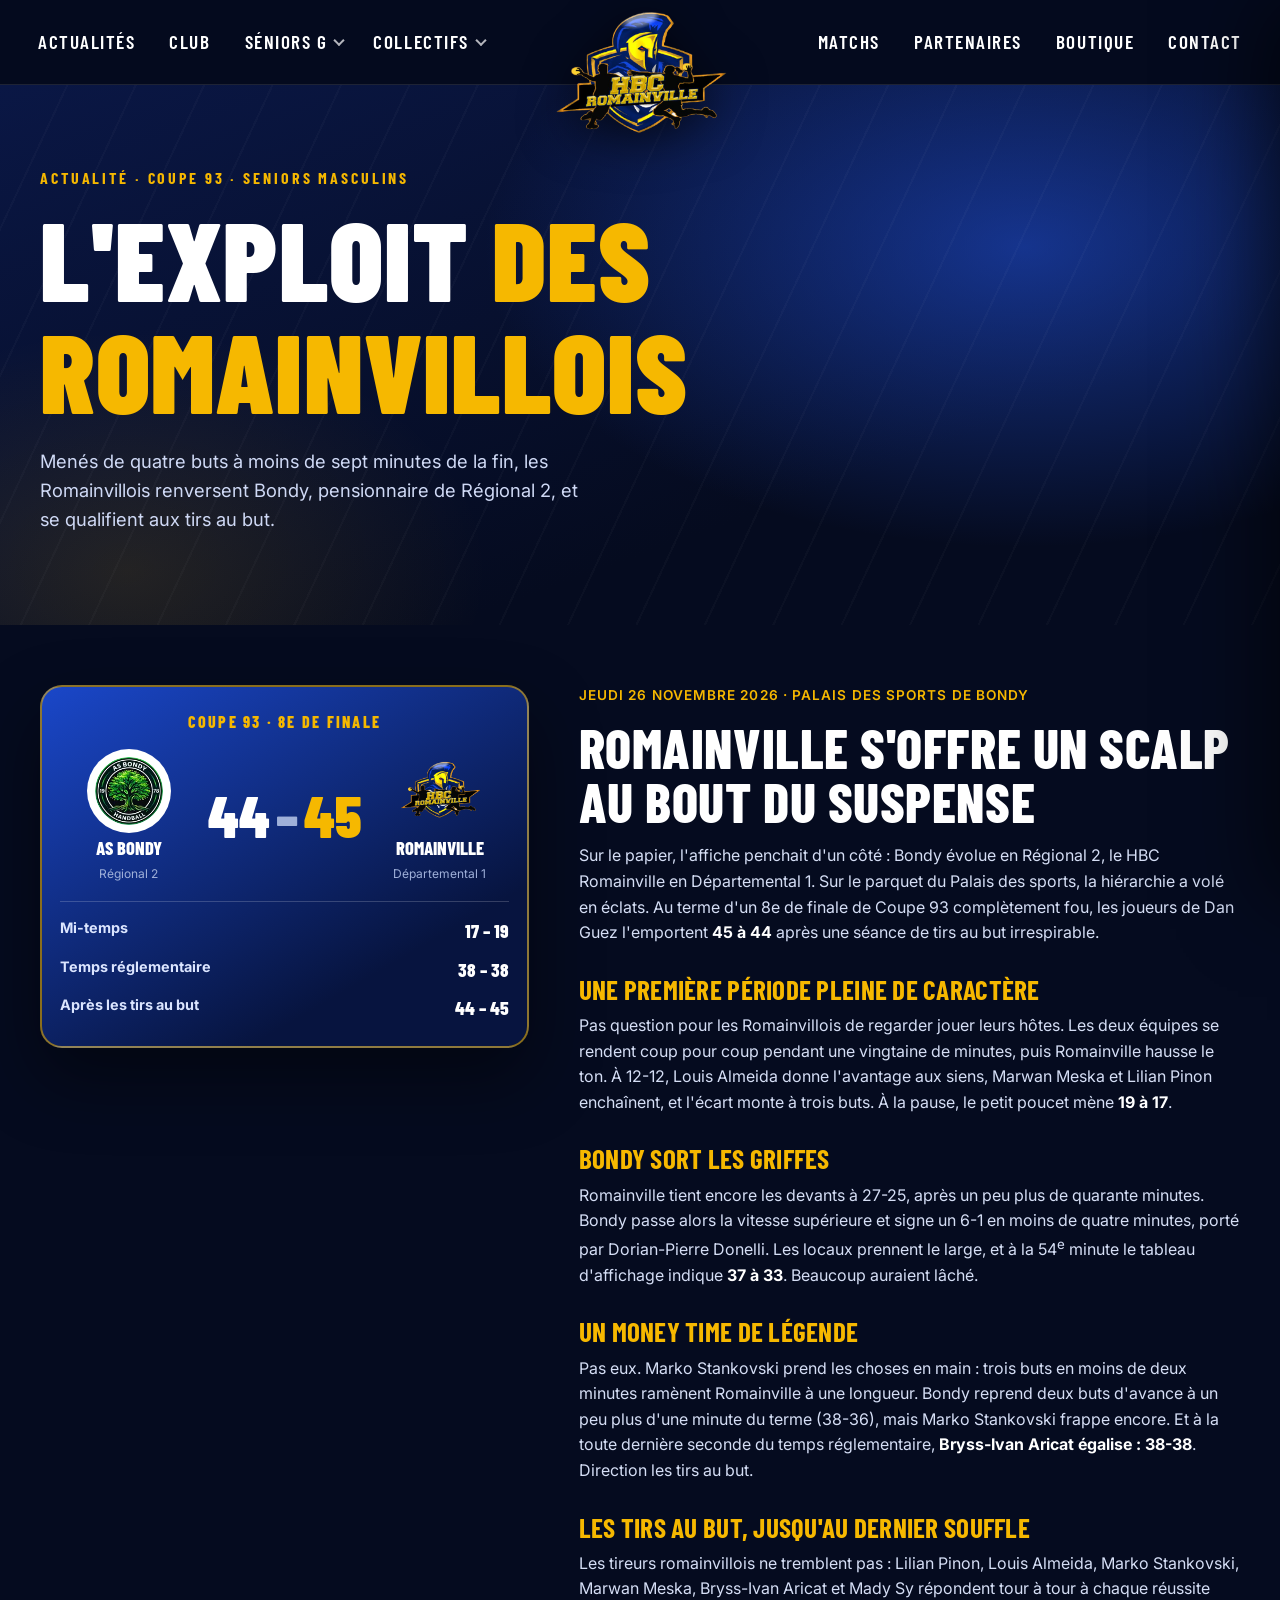
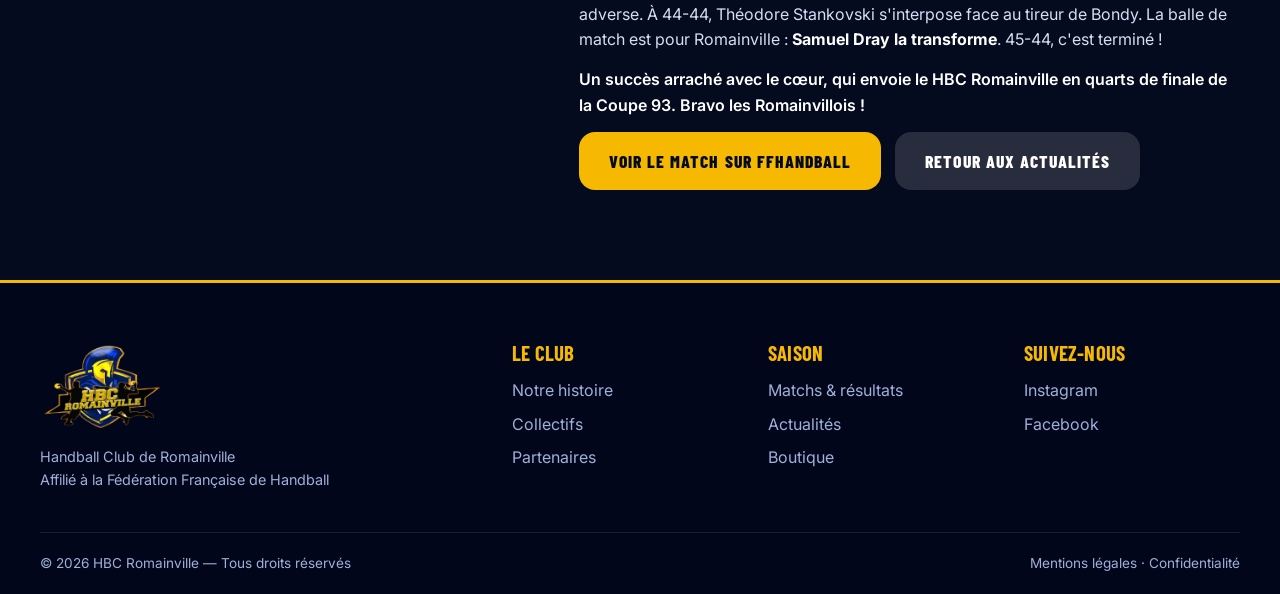
<file: évènements/actu-coupe93.html>
<!doctype html>
<html lang="fr">
<head>
  <meta charset="utf-8">
  <meta name="viewport" content="width=device-width, initial-scale=1">
  <title>Coupe 93 : Romainville fait tomber Bondy – HBC Romainville</title>
  <meta name="description" content="Coupe 93 : le HBC Romainville élimine Bondy, équipe de Régional 2, au bout des tirs au but (45-44).">
  <link rel="icon" href="../assets/logo.png">
  <link rel="preconnect" href="https://fonts.googleapis.com">
  <link rel="preconnect" href="https://fonts.gstatic.com" crossorigin>
  <link href="https://fonts.googleapis.com/css2?family=Barlow+Condensed:wght@600;700;800;900&family=Inter:wght@400;500;600;700&display=swap" rel="stylesheet">
  <link rel="stylesheet" href="../styles.css">
</head>
<body>

  <header class="header header--split" id="header">
    <div class="container header__inner">
      <a href="../index.html" class="brand" aria-label="HBC Romainville – accueil">
        <img src="../assets/logo.png" alt="Logo HBC Romainville">
      </a>
      <button class="burger" id="burger" aria-label="Ouvrir le menu" aria-expanded="false" aria-controls="nav">
        <span></span><span></span><span></span>
      </button>
      <nav class="nav" id="nav">
        <div class="nav__group nav__group--left">
          <a href="../index.html#actus">Actualités</a>
          <a href="../histoire.html">Club</a>
          <div class="nav-item has-sub">
            <a href="../equipe.html">Séniors G</a>
            <div class="subnav"><a href="../equipe.html">Équipe</a><a href="../classement.html">Classement</a></div>
          </div>
          <div class="nav-item has-sub">
            <a href="../collectifs.html">Collectifs</a>
            <div class="subnav"><a href="../collectifs.html">Tous les collectifs</a><a href="../entraineurs.html">Entraîneurs</a></div>
          </div>
        </div>
        <div class="nav__group nav__group--right">
          <a href="../index.html#matchs">Matchs</a>
          <a href="../index.html#partenaires">Partenaires</a>
          <a href="../boutique.html">Boutique</a>
          <a href="../index.html#contact">Contact</a>
        </div>
      </nav>
    </div>
  </header>

  <main>
    <section class="page-hero page-hero--small">
      <div class="hero__bg"></div>
      <div class="container page-hero__inner">
        <p class="eyebrow">Actualité · Coupe 93 · Seniors masculins</p>
        <h1>L'exploit <span>des Romainvillois</span></h1>
        <p class="page-hero__lead">Menés de quatre buts à moins de sept minutes de la fin, les Romainvillois renversent Bondy, pensionnaire de Régional 2, et se qualifient aux tirs au but.</p>
      </div>
    </section>

    <section class="article">
      <div class="container article__inner article__inner--result">
        <aside class="article__side">
          <div class="scoreboard">
            <p class="scoreboard__comp">Coupe 93 · 8e de finale</p>
            <div class="scoreboard__row">
              <div class="scoreboard__team"><img src="../assets/clubs/2026-10-22-02b8929f-f694-4e62-b397-f0628feb70ec.webp" alt="AS Bondy"><span>AS Bondy</span><small>Régional 2</small></div>
              <div class="scoreboard__score"><span>44</span><i>–</i><span class="win">45</span></div>
              <div class="scoreboard__team is-us"><img src="../assets/logo.png" alt="HBC Romainville"><span>Romainville</span><small>Départemental 1</small></div>
            </div>
            <ul class="scoreboard__steps">
              <li><b>Mi-temps</b><span>17 – 19</span></li>
              <li><b>Temps réglementaire</b><span>38 – 38</span></li>
              <li><b>Après les tirs au but</b><span>44 – 45</span></li>
            </ul>
          </div>
        </aside>

        <div class="article__text">
          <p class="article__date">Jeudi 26 novembre 2026 · Palais des sports de Bondy</p>
          <h2>Romainville s'offre un scalp au bout du suspense</h2>
          <p>Sur le papier, l'affiche penchait d'un côté : Bondy évolue en Régional 2, le HBC Romainville en Départemental 1. Sur le parquet du Palais des sports, la hiérarchie a volé en éclats. Au terme d'un 8e de finale de Coupe 93 complètement fou, les joueurs de Dan Guez l'emportent <strong>45 à 44</strong> après une séance de tirs au but irrespirable.</p>

          <h3>Une première période pleine de caractère</h3>
          <p>Pas question pour les Romainvillois de regarder jouer leurs hôtes. Les deux équipes se rendent coup pour coup pendant une vingtaine de minutes, puis Romainville hausse le ton. À 12-12, Louis Almeida donne l'avantage aux siens, Marwan Meska et Lilian Pinon enchaînent, et l'écart monte à trois buts. À la pause, le petit poucet mène <strong>19 à 17</strong>.</p>

          <h3>Bondy sort les griffes</h3>
          <p>Romainville tient encore les devants à 27-25, après un peu plus de quarante minutes. Bondy passe alors la vitesse supérieure et signe un 6-1 en moins de quatre minutes, porté par Dorian-Pierre Donelli. Les locaux prennent le large, et à la 54<sup>e</sup> minute le tableau d'affichage indique <strong>37 à 33</strong>. Beaucoup auraient lâché.</p>

          <h3>Un money time de légende</h3>
          <p>Pas eux. Marko Stankovski prend les choses en main : trois buts en moins de deux minutes ramènent Romainville à une longueur. Bondy reprend deux buts d'avance à un peu plus d'une minute du terme (38-36), mais Marko Stankovski frappe encore. Et à la toute dernière seconde du temps réglementaire, <strong>Bryss-Ivan Aricat égalise : 38-38</strong>. Direction les tirs au but.</p>

          <h3>Les tirs au but, jusqu'au dernier souffle</h3>
          <p>Les tireurs romainvillois ne tremblent pas : Lilian Pinon, Louis Almeida, Marko Stankovski, Marwan Meska, Bryss-Ivan Aricat et Mady Sy répondent tour à tour à chaque réussite adverse. À 44-44, Théodore Stankovski s'interpose face au tireur de Bondy. La balle de match est pour Romainville : <strong>Samuel Dray la transforme</strong>. 45-44, c'est terminé !</p>

          <p class="article__welcome">Un succès arraché avec le cœur, qui envoie le HBC Romainville en quarts de finale de la Coupe 93. Bravo les Romainvillois !</p>

          <div class="hero__cta">
            <a class="btn btn--gold" href="https://www.ffhandball.fr/competitions/saison-2026-2027-22/departemental/coupe-93-16m-33337/poule-199872/rencontre-2783986/" target="_blank" rel="noopener">Voir le match sur FFHandball</a>
            <a class="btn btn--ghost" href="../index.html#actus">Retour aux actualités</a>
          </div>
        </div>
      </div>
    </section>
  </main>

  </main>

  <footer class="footer">
    <div class="container footer__inner">
      <div class="footer__brand">
        <img src="../assets/logo.png" alt="HBC Romainville">
        <p>Handball Club de Romainville<br>Affilié à la Fédération Française de Handball</p>
      </div>
      <div class="footer__col">
        <h4>Le club</h4>
        <a href="../histoire.html">Notre histoire</a>
        <a href="../collectifs.html">Collectifs</a>
        <a href="../index.html#partenaires">Partenaires</a>
      </div>
      <div class="footer__col">
        <h4>Saison</h4>
        <a href="../index.html#matchs">Matchs &amp; résultats</a>
        <a href="../index.html#actus">Actualités</a>
        <a href="../boutique.html">Boutique</a>
      </div>
      <div class="footer__col">
        <h4>Suivez-nous</h4>
        <a href="#">Instagram</a>
        <a href="#">Facebook</a>
      </div>
    </div>
    <div class="footer__bottom container">
      <span>© 2026 HBC Romainville — Tous droits réservés</span>
      <span><a href="../mentions-legales.html">Mentions légales</a> · <a href="../confidentialite.html">Confidentialité</a></span>
    </div>
  </footer>

  <script src="../legal.js"></script>
  <script src="../header.js"></script>
</body>
</html>
</file>
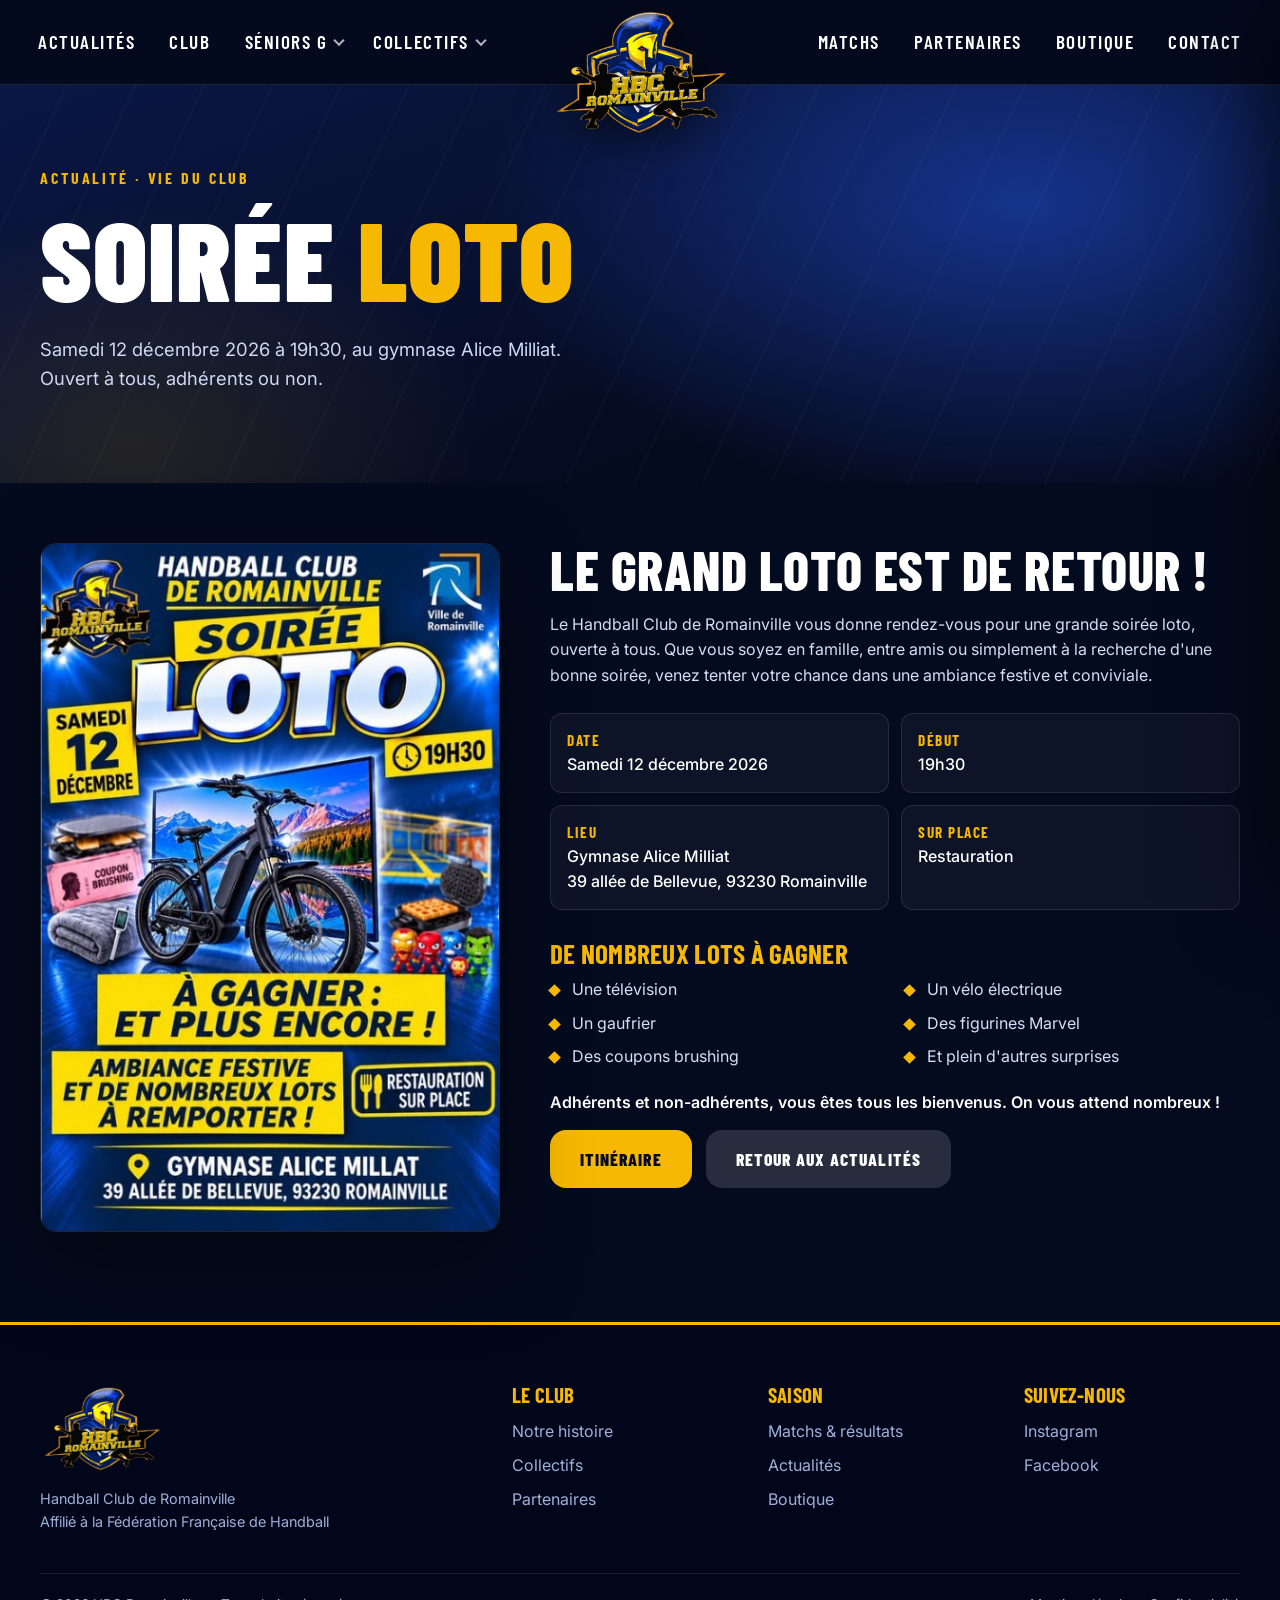
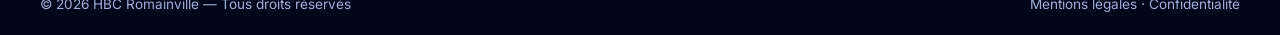
<file: évènements/actu-loto.html>
<!doctype html>
<html lang="fr">
<head>
  <meta charset="utf-8">
  <meta name="viewport" content="width=device-width, initial-scale=1">
  <title>Soirée loto du 12 décembre – HBC Romainville</title>
  <meta name="description" content="Grande soirée loto du Handball Club de Romainville, samedi 12 décembre à 19h30 au gymnase Alice Milliat. Ouvert à tous.">
  <link rel="icon" href="../assets/logo.png">
  <link rel="preconnect" href="https://fonts.googleapis.com">
  <link rel="preconnect" href="https://fonts.gstatic.com" crossorigin>
  <link href="https://fonts.googleapis.com/css2?family=Barlow+Condensed:wght@600;700;800;900&family=Inter:wght@400;500;600;700&display=swap" rel="stylesheet">
  <link rel="stylesheet" href="../styles.css">
</head>
<body>

  <header class="header header--split" id="header">
    <div class="container header__inner">
      <a href="../index.html" class="brand" aria-label="HBC Romainville – accueil">
        <img src="../assets/logo.png" alt="Logo HBC Romainville">
      </a>
      <button class="burger" id="burger" aria-label="Ouvrir le menu" aria-expanded="false" aria-controls="nav">
        <span></span><span></span><span></span>
      </button>
      <nav class="nav" id="nav">
        <div class="nav__group nav__group--left">
          <a href="../index.html#actus">Actualités</a>
          <a href="../histoire.html">Club</a>
          <div class="nav-item has-sub">
            <a href="../equipe.html">Séniors G</a>
            <div class="subnav"><a href="../equipe.html">Équipe</a><a href="../classement.html">Classement</a></div>
          </div>
          <div class="nav-item has-sub">
            <a href="../collectifs.html">Collectifs</a>
            <div class="subnav"><a href="../collectifs.html">Tous les collectifs</a><a href="../entraineurs.html">Entraîneurs</a></div>
          </div>
        </div>
        <div class="nav__group nav__group--right">
          <a href="../index.html#matchs">Matchs</a>
          <a href="../index.html#partenaires">Partenaires</a>
          <a href="../boutique.html">Boutique</a>
          <a href="../index.html#contact">Contact</a>
        </div>
      </nav>
    </div>
  </header>

  <main>
    <section class="page-hero page-hero--small">
      <div class="hero__bg"></div>
      <div class="container page-hero__inner">
        <p class="eyebrow">Actualité · Vie du club</p>
        <h1>Soirée <span>loto</span></h1>
        <p class="page-hero__lead">Samedi 12 décembre 2026 à 19h30, au gymnase Alice Milliat. Ouvert à tous, adhérents ou non.</p>
      </div>
    </section>

    <section class="article">
      <div class="container article__inner">
        <figure class="article__poster">
          <img src="../assets/loto-2026.jpg" alt="Affiche de la soirée loto du HBC Romainville, samedi 12 décembre à 19h30, gymnase Alice Milliat">
        </figure>

        <div class="article__text">
          <h2>Le grand loto est de retour !</h2>
          <p>Le Handball Club de Romainville vous donne rendez-vous pour une grande soirée loto, ouverte à tous. Que vous soyez en famille, entre amis ou simplement à la recherche d'une bonne soirée, venez tenter votre chance dans une ambiance festive et conviviale.</p>

          <ul class="infos">
            <li><b>Date</b><span>Samedi 12 décembre 2026</span></li>
            <li><b>Début</b><span>19h30</span></li>
            <li><b>Lieu</b><span>Gymnase Alice Milliat<br>39 allée de Bellevue, 93230 Romainville</span></li>
            <li><b>Sur place</b><span>Restauration</span></li>
          </ul>

          <h3>De nombreux lots à gagner</h3>
          <ul class="lots">
            <li>Une télévision</li>
            <li>Un vélo électrique</li>
            <li>Un gaufrier</li>
            <li>Des figurines Marvel</li>
            <li>Des coupons brushing</li>
            <li>Et plein d'autres surprises</li>
          </ul>

          <p class="article__welcome">Adhérents et non-adhérents, vous êtes tous les bienvenus. On vous attend nombreux !</p>

          <div class="hero__cta">
            <a class="btn btn--gold" href="https://www.google.com/maps/dir/?api=1&amp;destination=48.8865117%2C2.4397507" target="_blank" rel="noopener">Itinéraire</a>
            <a class="btn btn--ghost" href="../index.html#actus">Retour aux actualités</a>
          </div>
        </div>
      </div>
    </section>
  </main>

  <footer class="footer">
    <div class="container footer__inner">
      <div class="footer__brand">
        <img src="../assets/logo.png" alt="HBC Romainville">
        <p>Handball Club de Romainville<br>Affilié à la Fédération Française de Handball</p>
      </div>
      <div class="footer__col">
        <h4>Le club</h4>
        <a href="../histoire.html">Notre histoire</a>
        <a href="../collectifs.html">Collectifs</a>
        <a href="../index.html#partenaires">Partenaires</a>
      </div>
      <div class="footer__col">
        <h4>Saison</h4>
        <a href="../index.html#matchs">Matchs &amp; résultats</a>
        <a href="../index.html#actus">Actualités</a>
        <a href="../boutique.html">Boutique</a>
      </div>
      <div class="footer__col">
        <h4>Suivez-nous</h4>
        <a href="#">Instagram</a>
        <a href="#">Facebook</a>
      </div>
    </div>
    <div class="footer__bottom container">
      <span>© 2026 HBC Romainville — Tous droits réservés</span>
      <span><a href="../mentions-legales.html">Mentions légales</a> · <a href="../confidentialite.html">Confidentialité</a></span>
    </div>
  </footer>

  <script src="../legal.js"></script>
  <script src="../header.js"></script>
</body>
</html>
</file>
<file: styles.css>
:root{
  --navy:#050b1f;
  --navy-2:#0a1433;
  --blue:#1740b5;
  --blue-2:#2253e0;
  --gold:#f6b800;
  --gold-2:#ffd34d;
  --white:#fff;
  --muted:#9fb0d9;
  --line:rgba(255,255,255,.1);
  --radius:16px;
  --h:'Barlow Condensed',Impact,sans-serif;
  --b:'Inter',system-ui,sans-serif;
}
*{box-sizing:border-box;margin:0;padding:0}
html{scroll-behavior:smooth;scroll-padding-top:90px}
body{font-family:var(--b);background:var(--navy);color:var(--white);line-height:1.6;-webkit-font-smoothing:antialiased}
img{max-width:100%;display:block}
a{color:inherit;text-decoration:none}
ul{list-style:none}
.container{width:min(1200px,100% - 40px);margin-inline:auto}

h1,h2,h3,h4{font-family:var(--h);text-transform:uppercase;line-height:1;letter-spacing:.01em}
h2{font-size:clamp(2.4rem,5vw,3.8rem);font-weight:800}
h3{font-weight:700}
.eyebrow{font-family:var(--h);font-weight:700;letter-spacing:.18em;text-transform:uppercase;color:var(--gold);font-size:1rem;margin-bottom:10px}
.eyebrow--dark{color:var(--navy)}
section{padding:96px 0}
.section-head{margin-bottom:40px}
.section-head--row{display:flex;justify-content:space-between;align-items:flex-end;gap:20px;flex-wrap:wrap}
.link-arrow{font-weight:600;color:var(--gold);transition:.2s}
.link-arrow:hover{transform:translateX(4px)}
.note{margin-top:22px;font-size:.8rem;color:var(--muted);font-style:italic}

/* Buttons */
.btn{display:inline-block;font-family:var(--h);font-weight:800;text-transform:uppercase;letter-spacing:.06em;font-size:1.1rem;padding:14px 30px;border-radius:999px;border:2px solid transparent;cursor:pointer;transition:.2s;
  clip-path:none}
.btn--sm{padding:9px 20px;font-size:1rem}
.btn--gold{background:var(--gold);color:var(--navy)}
.btn--gold:hover{background:var(--gold-2);transform:translateY(-2px);box-shadow:0 10px 30px rgba(246,184,0,.35)}
.btn--ghost{border-color:rgba(255,255,255,.4);color:#fff}
.btn--ghost:hover{border-color:var(--gold);color:var(--gold)}
.btn--dark{background:var(--navy);color:#fff}
.btn--dark:hover{background:#000;transform:translateY(-2px)}

/* Topbar */
.topbar{background:var(--blue);font-size:.85rem}
.topbar__inner{display:flex;justify-content:space-between;gap:16px;padding:8px 0;flex-wrap:wrap}
.topbar__links{display:flex;gap:20px}
.topbar__links a:hover{color:var(--gold)}

/* Header */
.header{position:sticky;top:0;z-index:50;background:rgba(5,11,31,.88);backdrop-filter:blur(12px);border-bottom:1px solid var(--line);transition:.3s}
.header.scrolled{box-shadow:0 8px 30px rgba(0,0,0,.4)}
.header__inner{display:flex;align-items:center;justify-content:space-between;height:78px}
.brand img{height:62px;width:auto}
.nav{display:flex;align-items:center;gap:30px}
.nav a{font-family:var(--h);font-weight:700;text-transform:uppercase;letter-spacing:.07em;font-size:1.15rem;position:relative;padding:4px 0}
.nav a:not(.btn)::after{content:"";position:absolute;left:0;bottom:-2px;height:3px;width:0;background:var(--gold);transition:.25s}
.nav a:not(.btn):hover::after{width:100%}
.burger{display:none;background:none;border:0;width:44px;height:44px;cursor:pointer;flex-direction:column;justify-content:center;gap:6px;align-items:center}
.burger span{display:block;width:26px;height:3px;background:#fff;border-radius:2px;transition:.3s}
.burger[aria-expanded="true"] span:nth-child(1){transform:translateY(9px) rotate(45deg)}
.burger[aria-expanded="true"] span:nth-child(2){opacity:0}
.burger[aria-expanded="true"] span:nth-child(3){transform:translateY(-9px) rotate(-45deg)}

/* Hero */
.hero{position:relative;padding:70px 0 0;overflow:hidden}
.hero__bg{position:absolute;inset:0;background:
  radial-gradient(900px 500px at 80% 30%,rgba(34,83,224,.55),transparent 60%),
  radial-gradient(600px 400px at 10% 90%,rgba(246,184,0,.12),transparent 60%),
  linear-gradient(160deg,#0a1745,var(--navy) 70%);z-index:0}
.hero__bg::after{content:"";position:absolute;inset:0;background:repeating-linear-gradient(115deg,transparent 0 60px,rgba(255,255,255,.025) 60px 62px)}
.hero__inner{position:relative;z-index:1;display:grid;grid-template-columns:1.1fr .9fr;align-items:center;gap:40px;min-height:560px}
.hero h1{font-size:clamp(3.4rem,8.5vw,7rem);font-weight:900;margin-bottom:24px}
.hero h1 span{color:var(--gold)}
.hero__lead{max-width:520px;color:#cfd9f5;font-size:1.1rem;margin-bottom:32px}
.hero__cta{display:flex;gap:14px;flex-wrap:wrap}
.hero__logo img{width:100%;max-width:520px;margin-inline:auto;filter:drop-shadow(0 30px 60px rgba(0,0,0,.6));animation:float 6s ease-in-out infinite}
@keyframes float{50%{transform:translateY(-14px)}}
.hero__stats{position:relative;z-index:1;display:grid;grid-template-columns:repeat(4,1fr);margin-top:30px;border-top:1px solid var(--line);padding:26px 0 34px;text-align:center}
.hero__stats div{display:flex;flex-direction:column}
.hero__stats strong{font-family:var(--h);font-size:3.2rem;font-weight:900;color:var(--gold);line-height:1}
.hero__stats strong::after{content:"+";font-size:2rem}
.hero__stats span{color:var(--muted);text-transform:uppercase;letter-spacing:.12em;font-size:.8rem;margin-top:4px}

/* Next match */
.nextmatch{background:var(--navy-2)}
.match-card{background:linear-gradient(135deg,var(--blue) 0%,#0c2270 55%,#07143f 100%);border-radius:24px;padding:30px;border:1px solid rgba(255,255,255,.12);box-shadow:0 30px 80px rgba(0,0,0,.45);position:relative;overflow:hidden}
.match-card::before{content:"";position:absolute;right:-60px;top:-60px;width:260px;height:260px;border-radius:50%;background:rgba(246,184,0,.12)}
.match-card__meta{display:flex;justify-content:space-between;flex-wrap:wrap;gap:10px;position:relative;color:#dbe5ff;font-weight:500}
.tag{background:rgba(255,255,255,.14);padding:4px 14px;border-radius:999px;font-size:.8rem;font-weight:600;text-transform:uppercase;letter-spacing:.06em}
.tag--gold{background:var(--gold);color:var(--navy)}
.match-card__teams{display:grid;grid-template-columns:1fr auto 1fr;align-items:center;gap:24px;padding:30px 0;position:relative}
.team{display:flex;flex-direction:column;align-items:center;gap:12px;text-align:center}
.team img{height:130px;width:auto}
.team strong{font-family:var(--h);font-size:1.7rem;text-transform:uppercase}
.team__crest{width:110px;height:110px;border-radius:50%;background:rgba(255,255,255,.1);border:2px dashed rgba(255,255,255,.4);display:grid;place-items:center;font-family:var(--h);font-size:1.6rem;font-weight:800;color:var(--muted)}
.vs{text-align:center}
.vs>span{font-family:var(--h);font-size:3.2rem;font-weight:900;color:var(--gold)}
.countdown{display:flex;gap:10px;margin-top:8px}
.countdown div{background:rgba(5,11,31,.6);border-radius:12px;padding:10px 12px;min-width:68px;display:flex;flex-direction:column}
.countdown b{font-family:var(--h);font-size:2.1rem;line-height:1}
.countdown small{font-size:.65rem;text-transform:uppercase;letter-spacing:.1em;color:var(--muted)}
.match-card__foot{display:flex;justify-content:space-between;align-items:center;flex-wrap:wrap;gap:14px;border-top:1px solid rgba(255,255,255,.15);padding-top:20px;position:relative}

.results{display:grid;grid-template-columns:1fr 1fr;gap:30px;margin-top:50px}
.results h3{font-size:1.8rem;margin-bottom:16px;color:var(--gold)}
.match-list li{display:grid;grid-template-columns:70px 1fr auto;gap:12px;align-items:center;padding:14px 16px;background:rgba(255,255,255,.04);border:1px solid var(--line);border-radius:12px;margin-bottom:10px;transition:.2s}
.match-list li:hover{background:rgba(255,255,255,.08);transform:translateX(4px)}
.match-list .date{font-family:var(--h);font-weight:700;color:var(--muted);text-transform:uppercase}
.match-list em{color:var(--gold);font-style:normal;margin:0 6px;font-size:.8rem}
.score{font-family:var(--h);font-weight:800;font-size:1.25rem;padding:2px 12px;border-radius:8px}
.score.win{background:#17a34a}
.score.lose{background:#d33}
.score.draw{background:#6b7280}
.score.next{background:var(--blue-2)}

/* News */
.news-grid{display:grid;grid-template-columns:repeat(4,1fr);gap:22px}
.card{background:var(--navy-2);border:1px solid var(--line);border-radius:var(--radius);overflow:hidden;transition:.25s;display:flex;flex-direction:column}
.card:hover{transform:translateY(-6px);border-color:var(--gold);box-shadow:0 20px 50px rgba(0,0,0,.4)}
.card__img{aspect-ratio:16/10;position:relative;padding:14px}
.card__img--1{background:linear-gradient(135deg,var(--blue-2),#0a1745)}
.card__img--2{background:linear-gradient(135deg,var(--gold),#c98a00)}
.card__img--3{background:linear-gradient(135deg,#0f2b8f,var(--blue-2))}
.card__img--4{background:linear-gradient(135deg,#333c5c,#0a1433)}
.card__img::after{content:"";position:absolute;inset:0;background:url("assets/logo.png") center/55% no-repeat;opacity:.18}
.card__body{padding:20px;display:flex;flex-direction:column;gap:8px}
.card time{color:var(--gold);font-size:.8rem;font-weight:600;text-transform:uppercase;letter-spacing:.08em}
.card h3{font-size:1.5rem;line-height:1.1}
.card p{color:var(--muted);font-size:.92rem}
.card--featured{grid-column:span 2;grid-row:span 1}
.card--featured h3{font-size:2rem}

/* Teams */
.teams{background:linear-gradient(180deg,var(--navy),var(--navy-2))}
.teams-grid{display:grid;grid-template-columns:repeat(4,1fr);gap:18px}
.team-tile{position:relative;border:1px solid var(--line);border-radius:var(--radius);padding:28px 24px 26px;min-height:200px;display:flex;flex-direction:column;justify-content:flex-end;background:rgba(255,255,255,.03);overflow:hidden;transition:.25s}
.team-tile .num{position:absolute;top:10px;right:18px;font-family:var(--h);font-size:4.5rem;font-weight:900;color:rgba(255,255,255,.07);line-height:1}
.team-tile h3{font-size:1.9rem}
.team-tile p{color:var(--muted)}
.team-tile:hover{background:var(--blue);transform:translateY(-6px);border-color:transparent}
.team-tile--gold{border-color:rgba(246,184,0,.5)}
.team-tile--gold h3{color:var(--gold)}
.team-tile--gold:hover{background:var(--gold)}
.team-tile--gold:hover h3,.team-tile--gold:hover p{color:var(--navy)}

/* Club */
.club{background:var(--blue);position:relative;overflow:hidden}
.club::before{content:"";position:absolute;inset:0;background:repeating-linear-gradient(115deg,transparent 0 60px,rgba(0,0,0,.06) 60px 120px)}
.club__inner{position:relative;display:grid;grid-template-columns:1.1fr .9fr;gap:60px;align-items:center}
.club__text p{margin:18px 0;color:#e1e9ff;max-width:560px}
.values{margin:24px 0 32px;display:grid;gap:12px}
.values li{padding-left:26px;position:relative;color:#e1e9ff}
.values li::before{content:"";position:absolute;left:0;top:.55em;width:12px;height:12px;background:var(--gold);transform:rotate(45deg)}
.values b{color:#fff}
.shield{background:rgba(5,11,31,.35);border-radius:30px;padding:40px;border:1px solid rgba(255,255,255,.18);transform:rotate(2deg)}

/* Partners */
.partners{background:var(--navy-2)}
.partners-row{display:grid;grid-template-columns:repeat(4,1fr);gap:16px}
.partners-row div{height:96px;display:grid;place-items:center;text-align:center;padding:10px;border:1px dashed rgba(255,255,255,.22);border-radius:12px;color:var(--muted);font-family:var(--h);font-weight:700;font-size:1.2rem;text-transform:uppercase;letter-spacing:.05em;transition:.2s}
.partners-row div:hover{color:var(--gold);border-color:var(--gold)}

/* Contact */
.contact__inner{display:grid;grid-template-columns:1fr 1.2fr;gap:50px;align-items:center}
.contact-list{margin-top:24px;display:grid;gap:16px}
.contact-list li{display:flex;flex-direction:column;color:#dbe5ff}
.contact-list b{font-family:var(--h);text-transform:uppercase;letter-spacing:.1em;color:var(--gold);font-size:1rem}
.contact__map{border-radius:var(--radius);overflow:hidden;border:1px solid var(--line);height:380px}
.contact__map iframe{width:100%;height:100%;border:0;filter:grayscale(.3) contrast(1.05)}

/* Footer */
.footer{background:#02061a;border-top:3px solid var(--gold);padding-top:60px}
.footer__inner{display:grid;grid-template-columns:2fr 1fr 1fr 1fr;gap:40px}
.footer__brand img{height:90px;margin-bottom:12px}
.footer__brand p{color:var(--muted);font-size:.9rem}
.footer__col{display:flex;flex-direction:column;gap:8px}
.footer__col h4{color:var(--gold);font-size:1.3rem;margin-bottom:6px}
.footer__col a{color:var(--muted);transition:.2s}
.footer__col a:hover{color:#fff}
.footer__bottom{display:flex;justify-content:space-between;flex-wrap:wrap;gap:10px;margin-top:40px;padding:20px 0;border-top:1px solid var(--line);color:var(--muted);font-size:.85rem}
.footer__bottom a:hover{color:var(--gold)}

/* Reveal animation */
.reveal{opacity:0;transform:translateY(28px);transition:opacity .7s,transform .7s}
.reveal.in{opacity:1;transform:none}

/* Responsive */
@media (max-width:1000px){
  .news-grid,.teams-grid{grid-template-columns:repeat(2,1fr)}
  .card--featured{grid-column:span 2}
  .partners-row{grid-template-columns:repeat(2,1fr)}
  .footer__inner{grid-template-columns:1fr 1fr}
}
@media (max-width:820px){
  section{padding:70px 0}
  .burger{display:flex}
  .nav{position:fixed;top:0;right:0;height:100vh;width:min(320px,85vw);background:var(--navy-2);flex-direction:column;align-items:flex-start;padding:100px 30px 30px;gap:22px;transform:translateX(100%);transition:.3s;box-shadow:-20px 0 60px rgba(0,0,0,.5)}
  .nav.open{transform:none}
  .burger{position:relative;z-index:60}
  .hero__inner,.club__inner,.contact__inner,.results{grid-template-columns:1fr}
  .hero__inner{min-height:0;padding-bottom:20px}
  .hero__logo{order:-1;max-width:300px;margin-inline:auto}
  .hero__stats{grid-template-columns:repeat(2,1fr);gap:20px}
  .match-card__teams{grid-template-columns:1fr;gap:10px}
  .team img{height:100px}
  .countdown{justify-content:center}
  .topbar__links{display:none}
}
@media (max-width:560px){
  .news-grid,.teams-grid{grid-template-columns:1fr}
  .card--featured{grid-column:auto}
  .footer__inner{grid-template-columns:1fr}
  .match-list li{grid-template-columns:56px 1fr auto;padding:12px}
}
@media (prefers-reduced-motion:reduce){
  *{animation:none!important;transition:none!important}
  html{scroll-behavior:auto}
  .reveal{opacity:1;transform:none}
}

/* Logos des clubs adverses */
.team .team__club{height:110px;width:110px;object-fit:contain;background:rgba(255,255,255,.95);border-radius:50%;padding:10px}
.mini-logo{display:inline-block;height:22px;width:22px;object-fit:contain;vertical-align:middle;margin:0 6px 2px 0}
@media (max-width:820px){.team .team__club{height:90px;width:90px}}

/* Mobile : le flou du header piégeait le menu fixe et créait un défilement horizontal */
@media (max-width:820px){
  .header{backdrop-filter:none;-webkit-backdrop-filter:none;background:var(--navy)}
  html,body{overflow-x:hidden}
}

/* ===== Page Notre histoire ===== */
.page-hero{position:relative;overflow:hidden;padding:110px 0 100px}
.page-hero__inner{position:relative;z-index:1}
.page-hero h1{font-size:clamp(4rem,11vw,9rem);font-weight:900;margin-bottom:22px}
.page-hero h1 span{color:var(--gold)}
.page-hero__lead{max-width:560px;color:#cfd9f5;font-size:1.15rem;margin-bottom:30px}
.page-hero__logo{position:absolute;right:6%;top:50%;width:min(420px,38vw);transform:translateY(-50%);opacity:.9;filter:drop-shadow(0 30px 60px rgba(0,0,0,.6));z-index:1}

.keyfigures{background:var(--gold);color:var(--navy);padding:0}
.keyfigures__grid{display:grid;grid-template-columns:repeat(4,1fr);text-align:center}
.keyfigures__grid>div{padding:34px 10px;display:flex;flex-direction:column;border-right:1px solid rgba(5,11,31,.15)}
.keyfigures__grid>div:last-child{border:0}
.keyfigures strong{font-family:var(--h);font-size:3.4rem;font-weight:900;line-height:1}
.keyfigures span{font-weight:600;text-transform:uppercase;letter-spacing:.08em;font-size:.8rem;margin-top:4px}

.story-intro__inner{display:grid;grid-template-columns:1fr 1.2fr;gap:50px;align-items:start}
.story-intro__text p{color:#cfd9f5;margin-bottom:16px;font-size:1.05rem}

.timeline-section{background:var(--navy-2)}
.timeline{position:relative;max-width:900px;margin:0 auto;padding:10px 0}
.timeline::before{content:"";position:absolute;left:50%;top:0;bottom:0;width:3px;background:linear-gradient(var(--gold),var(--blue-2));transform:translateX(-50%)}
.tl-item{position:relative;display:grid;grid-template-columns:1fr 1fr;gap:60px;align-items:center;margin-bottom:46px}
.tl-item::after{content:"";position:absolute;left:50%;top:50%;width:20px;height:20px;border-radius:50%;background:var(--navy-2);border:4px solid var(--gold);transform:translate(-50%,-50%)}
.tl-year{font-family:var(--h);font-weight:900;font-size:clamp(3.4rem,7vw,5.4rem);line-height:1;color:var(--gold);text-align:right}
.tl-card{background:var(--navy);border:1px solid var(--line);border-radius:var(--radius);padding:24px;transition:.25s}
.tl-card:hover{border-color:var(--gold);transform:translateY(-4px)}
.tl-card h3{font-size:1.7rem;margin-bottom:8px}
.tl-card p{color:var(--muted);font-size:.95rem}
.tl-item:nth-child(even) .tl-year{order:2;text-align:left}
.tl-item:nth-child(even) .tl-card{order:1}
.tl-item--now .tl-card{background:var(--blue);border-color:transparent}
.tl-item--now .tl-card p{color:#e1e9ff}
.tl-item--now::after{background:var(--gold)}

.highlights-grid{display:grid;grid-template-columns:repeat(3,1fr);gap:22px}
.hl-card{position:relative;background:rgba(255,255,255,.04);border:1px solid var(--line);border-radius:var(--radius);padding:34px 26px;overflow:hidden;transition:.25s}
.hl-card:hover{background:var(--blue);transform:translateY(-6px);border-color:transparent}
.hl-num{position:absolute;top:6px;right:16px;font-family:var(--h);font-size:5rem;font-weight:900;color:rgba(255,255,255,.07);line-height:1}
.hl-card h3{font-size:2rem;color:var(--gold);margin-bottom:10px}
.hl-card p{color:#cfd9f5}

.values-band{background:var(--blue);position:relative;overflow:hidden}
.values-band::before{content:"";position:absolute;inset:0;background:repeating-linear-gradient(115deg,transparent 0 60px,rgba(0,0,0,.06) 60px 120px)}
.values-band__inner{position:relative;display:grid;grid-template-columns:1fr 1.2fr;gap:50px;align-items:center}
.values-band .eyebrow--dark{color:var(--gold)}
.values-list{display:grid;grid-template-columns:1fr 1fr;gap:16px}
.values-list li{background:rgba(5,11,31,.35);border-radius:var(--radius);padding:20px;display:flex;flex-direction:column;gap:4px;border:1px solid rgba(255,255,255,.14)}
.values-list b{font-family:var(--h);font-size:1.5rem;text-transform:uppercase;color:var(--gold)}
.values-list span{color:#e1e9ff;font-size:.92rem}

.story-cta{text-align:center}
.story-cta__inner{display:flex;flex-direction:column;align-items:center;gap:14px}
.story-cta p{color:#cfd9f5;max-width:480px}
.story-cta .hero__cta{justify-content:center;margin-top:14px}

@media (max-width:820px){
  .page-hero{padding:70px 0 60px}
  .page-hero__logo{display:none}
  .keyfigures__grid{grid-template-columns:repeat(2,1fr)}
  .keyfigures__grid>div:nth-child(2){border-right:0}
  .story-intro__inner,.values-band__inner{grid-template-columns:1fr}
  .highlights-grid{grid-template-columns:1fr}
  .values-list{grid-template-columns:1fr}
  .timeline::before{left:14px}
  .tl-item,.tl-item:nth-child(even){grid-template-columns:1fr;gap:10px;padding-left:44px}
  .tl-item::after{left:14px;top:22px}
  .tl-year,.tl-item:nth-child(even) .tl-year{text-align:left;order:0;font-size:3.2rem}
  .tl-item:nth-child(even) .tl-card{order:0}
}

.tl-item--todo .tl-card{border-style:dashed;background:transparent}
.tl-item--todo .tl-year{color:rgba(246,184,0,.45)}

/* ===== Classement ===== */
.standings{margin-top:56px;background:var(--navy);border:1px solid var(--line);border-radius:20px;padding:28px}
.standings__head{display:flex;justify-content:space-between;align-items:flex-end;gap:16px;flex-wrap:wrap;margin-bottom:18px}
.standings__head h3{font-size:2.4rem}
.standings__comp{color:var(--muted);margin-top:4px;font-size:.9rem}
.standings__live{display:inline-flex;align-items:center;gap:8px;font-size:.8rem;color:var(--muted)}
.standings__live i{width:9px;height:9px;border-radius:50%;background:#22c55e;box-shadow:0 0 0 0 rgba(34,197,94,.6);animation:pulse 2s infinite}
@keyframes pulse{70%{box-shadow:0 0 0 9px rgba(34,197,94,0)}100%{box-shadow:0 0 0 0 rgba(34,197,94,0)}}
.standings__scroll{overflow-x:auto}
.standings__table{width:100%;border-collapse:collapse;min-width:340px}
.standings__table th{font-family:var(--h);text-transform:uppercase;letter-spacing:.08em;font-size:.95rem;color:var(--muted);padding:8px 10px;text-align:center;border-bottom:1px solid var(--line)}
.standings__table td{padding:10px;text-align:center;border-bottom:1px solid rgba(255,255,255,.06);font-variant-numeric:tabular-nums}
.standings__table .left{text-align:left}
.standings__table tbody tr:hover{background:rgba(255,255,255,.04)}
.standings__table .rank{font-family:var(--h);font-weight:800;font-size:1.2rem;color:var(--muted)}
.standings__table .pts{font-family:var(--h);font-weight:800;font-size:1.3rem}
.standings__table .team-cell{font-weight:600;white-space:nowrap}
.standings__table tr.us{background:linear-gradient(90deg,rgba(246,184,0,.22),rgba(246,184,0,.06))}
.standings__table tr.us td{border-bottom-color:rgba(246,184,0,.4)}
.standings__table tr.us .rank,.standings__table tr.us .pts{color:var(--gold)}
.standings__table tr.us .team-cell{color:var(--gold)}
.dot{display:inline-block;width:10px;height:10px;border-radius:50%;margin:0 2px}
.dot.w{background:#17a34a}.dot.l{background:#d33}.dot.d{background:#9ca3af}
.standings .mini-logo{height:24px;width:24px;margin-right:8px}
@media (max-width:560px){
  .standings{padding:18px 12px}
  .standings__table .opt{display:none}
  .standings__table td,.standings__table th{padding:9px 6px}
  .standings__table .team-cell{white-space:normal}
}

.standings__table .form{white-space:nowrap}

/* Classement compact : 5 lignes visibles, défilement pour la suite */
.standings{padding:22px;margin-top:44px}
.standings__head h3{font-size:2rem}
.standings__scroll{max-height:300px;overflow-y:auto;overscroll-behavior:contain;border-radius:10px;scrollbar-width:thin;scrollbar-color:var(--gold) transparent}
.standings__table thead th{position:sticky;top:0;background:var(--navy);z-index:1}
.standings__table td{padding:7px 10px}
.standings .mini-logo{height:22px;width:22px}
.standings__scroll::-webkit-scrollbar{width:6px}
.standings__scroll::-webkit-scrollbar-thumb{background:var(--gold);border-radius:6px}
.standings__hint{text-align:center;color:var(--muted);font-size:.78rem;margin-top:10px}
@media (max-width:900px){
  .standings__table th.opt:last-child,.standings__table td.form{display:none}
}

/* ===== Collectifs ===== */
.team-tile .code{display:inline-block;align-self:flex-start;background:var(--gold);color:var(--navy);font-family:var(--h);font-weight:900;font-size:1.1rem;padding:2px 12px;border-radius:999px;margin-bottom:10px;letter-spacing:.05em}
.team-tile--gold .code{background:var(--navy)}
.team-tile--gold .code{color:var(--gold)}
.team-tile:hover .code{background:var(--gold);color:var(--navy)}
.teams-grid{grid-template-columns:repeat(5,1fr)}
@media (max-width:1000px){.teams-grid{grid-template-columns:repeat(3,1fr)}}
@media (max-width:640px){.teams-grid{grid-template-columns:repeat(2,1fr)}.team-tile{min-height:170px;padding:22px 16px}.team-tile h3{font-size:1.5rem}}

.page-hero--small{padding:80px 0 60px}
.page-hero--small h1{font-size:clamp(3.4rem,9vw,7rem)}
.chips-bar{position:sticky;top:78px;z-index:40;background:rgba(5,11,31,.95);border-bottom:1px solid var(--line)}
.chips{display:flex;gap:8px;overflow-x:auto;padding:12px 0;scrollbar-width:none}
.chips::-webkit-scrollbar{display:none}
.chip{flex:none;font-family:var(--h);font-weight:800;letter-spacing:.06em;font-size:1.1rem;padding:6px 18px;border-radius:999px;border:2px solid var(--line);transition:.2s}
.chip:hover,.chip.active{background:var(--gold);color:var(--navy);border-color:var(--gold)}
.collectifs{padding-top:50px}
.collectif{scroll-margin-top:150px;background:var(--navy-2);border:1px solid var(--line);border-radius:22px;margin-bottom:28px;overflow:hidden}
.co-head{display:flex;align-items:center;gap:26px;padding:28px 30px;background:linear-gradient(120deg,var(--blue),#0a1745)}
.co-code{font-family:var(--h);font-weight:900;font-size:clamp(3.2rem,8vw,5.2rem);line-height:1;color:var(--gold);min-width:2.2ch}
.co-head h2{font-size:clamp(2rem,4vw,2.8rem)}
.co-sub{color:#cfd9f5}
.co-body{padding:26px 30px;display:grid;gap:24px}
.co-info{display:grid;grid-template-columns:repeat(4,1fr);gap:16px}
.co-info div{background:rgba(255,255,255,.04);border:1px solid var(--line);border-radius:12px;padding:14px 16px}
.co-info dt{font-family:var(--h);text-transform:uppercase;letter-spacing:.1em;color:var(--gold);font-size:.95rem}
.co-info dd{margin-top:4px;font-weight:500}
.todo{color:var(--muted)!important;font-style:italic;font-weight:400!important}
.co-feed{display:grid;grid-template-columns:1fr 1fr;gap:24px}
.co-feed h4{font-size:1.4rem;color:var(--gold);margin-bottom:10px}
.co-soon{color:var(--muted);font-style:italic}
@media (max-width:820px){
  .co-info{grid-template-columns:1fr 1fr}
  .co-feed{grid-template-columns:1fr}
  .co-head{padding:22px 18px;gap:16px}
  .co-body{padding:20px 18px}
  .chips-bar{top:78px}
}

/* ===== Page entraîneurs ===== */
.coaches{padding-top:60px}
.section-head--gap{margin-top:70px}
.coaches-grid{display:grid;grid-template-columns:repeat(4,1fr);gap:22px}
.coach{background:var(--navy-2);border:1px solid var(--line);border-radius:var(--radius);overflow:hidden;transition:.25s;display:flex;flex-direction:column}
.coach:hover{transform:translateY(-6px);border-color:var(--gold);box-shadow:0 20px 50px rgba(0,0,0,.4)}
.coach__photo{aspect-ratio:4/5;display:grid;place-items:center;background:linear-gradient(160deg,var(--blue),#0a1745);position:relative;overflow:hidden}
.coach__photo::after{content:"";position:absolute;inset:0;background:url("assets/logo.png") center/60% no-repeat;opacity:.12}
.coach__photo span{font-family:var(--h);font-weight:900;font-size:6rem;color:rgba(255,255,255,.25);position:relative;z-index:1}
.coach__photo img{width:100%;height:100%;object-fit:cover}
.coach__body{padding:18px 20px 20px;display:flex;flex-direction:column;gap:6px}
.coach__tag{align-self:flex-start;background:var(--gold);color:var(--navy);font-family:var(--h);font-weight:900;padding:1px 12px;border-radius:999px;letter-spacing:.05em}
.coach h3{font-size:1.6rem}
.coach p{color:var(--muted);font-size:.92rem}
.coach__link{color:var(--gold);font-weight:600;font-size:.9rem;margin-top:4px}
.coach__link:hover{text-decoration:underline}
@media (max-width:1000px){.coaches-grid{grid-template-columns:repeat(3,1fr)}}
@media (max-width:700px){.coaches-grid{grid-template-columns:repeat(2,1fr);gap:14px}.coach__photo span{font-size:4rem}.coach h3{font-size:1.3rem}}

/* Sous-menu Collectifs */
.nav-item{position:relative;display:flex;align-items:center}
.nav-item.has-sub>a::before{content:"";position:absolute;right:-14px;top:50%;width:6px;height:6px;border-right:2px solid currentColor;border-bottom:2px solid currentColor;transform:translateY(-70%) rotate(45deg);opacity:.7}
.nav-item.has-sub>a{margin-right:6px}
.subnav{position:absolute;top:100%;left:-16px;min-width:210px;padding:10px 0;margin-top:14px;background:var(--navy-2);border:1px solid var(--line);border-top:3px solid var(--gold);border-radius:0 0 12px 12px;box-shadow:0 20px 40px rgba(0,0,0,.5);opacity:0;visibility:hidden;transform:translateY(8px);transition:.2s;display:flex;flex-direction:column}
.subnav::before{content:"";position:absolute;left:0;right:0;top:-18px;height:18px}
.subnav a{padding:10px 20px!important;white-space:nowrap}
.subnav a:hover{background:rgba(255,255,255,.06);color:var(--gold)}
.subnav a::after{display:none!important}
.nav-item:hover .subnav,.nav-item:focus-within .subnav{opacity:1;visibility:visible;transform:none}
@media (max-width:820px){
  .nav-item{flex-direction:column;align-items:flex-start;gap:10px}
  .nav-item.has-sub>a::before{display:none}
  .subnav{position:static;opacity:1;visibility:visible;transform:none;margin:0;padding:0 0 0 16px;background:none;border:0;border-left:3px solid var(--gold);border-radius:0;box-shadow:none;min-width:0;gap:6px}
  .subnav::before{display:none}
  .subnav a{padding:2px 0!important;font-size:1rem}
  .subnav a:first-child{display:none}
}

/* ===== Pages légales ===== */
.legal{padding:50px 0 90px}
.legal__inner{max-width:820px}
.legal__update{color:var(--muted);font-size:.85rem;margin-bottom:30px}
.legal h2{font-size:1.9rem;color:var(--gold);margin:38px 0 12px}
.legal h3{font-size:1.35rem;margin:22px 0 8px}
.legal p,.legal li{color:#d5def5;margin-bottom:10px}
.legal ul{list-style:disc;padding-left:22px;margin-bottom:14px}
.legal a{color:var(--gold);text-decoration:underline;text-underline-offset:3px}
.legal strong{color:#fff}
.legal .tbd{background:rgba(246,184,0,.18);color:var(--gold);border:1px dashed var(--gold);border-radius:6px;padding:0 8px;font-style:italic}
.legal__links{margin-top:34px}

/* ===== En-tête scindé (menu gauche / logo centré / menu droite) ===== */
.header--split .header__inner{position:relative;height:84px;max-width:1500px;width:100%;padding:0 32px}
.header--split .nav{width:100%;justify-content:space-between;gap:0}
.nav__group{display:flex;align-items:center;gap:34px}
.header--split .nav a{font-size:1.2rem;letter-spacing:.09em}
.header--split .brand{position:absolute;left:50%;top:8px;transform:translateX(-50%);z-index:3}
.header--split .brand img{height:132px;width:auto;filter:drop-shadow(0 10px 24px rgba(0,0,0,.65));transition:.3s}
.header--split.scrolled .brand img{height:104px}
.header--over{position:fixed;left:0;right:0;top:0;background:linear-gradient(rgba(5,11,31,.8),rgba(5,11,31,0));border-bottom-color:transparent;backdrop-filter:none;-webkit-backdrop-filter:none}
.header--over.scrolled{background:rgba(5,11,31,.94);border-bottom-color:var(--line)}
.header--split .subnav{left:-12px}

/* Hero plein écran */
.hero--cover{min-height:100vh;display:flex;flex-direction:column;justify-content:flex-end;padding:140px 0 0}
.hero--cover .hero__bg{background:
  linear-gradient(180deg,rgba(5,11,31,.5) 0%,rgba(5,11,31,.55) 45%,rgba(5,11,31,.95) 100%),
  url("assets/hero.jpg") center/cover no-repeat,
  radial-gradient(900px 500px at 75% 25%,rgba(34,83,224,.6),transparent 60%),
  linear-gradient(160deg,#0a1745,var(--navy) 70%)}
.hero__video{position:absolute;inset:0;width:100%;height:100%;object-fit:cover;z-index:0}
.hero--cover .hero__bg{z-index:0}
.hero--cover.has-video .hero__bg{background:linear-gradient(180deg,rgba(5,11,31,.5) 0%,rgba(5,11,31,.55) 45%,rgba(5,11,31,.95) 100%)}
.hero--cover .hero__inner{grid-template-columns:1fr;min-height:0;padding-bottom:30px}
.hero--cover .hero__stats{margin-top:20px}
.hero--cover h1{font-size:clamp(3.4rem,9vw,7.4rem)}

@media (max-width:1100px){
  .nav__group{gap:20px}
  .header--split .nav a{font-size:1.05rem}
}
@media (max-width:820px){
  .header--split .header__inner{height:72px;padding:0 20px}
  .header--split .brand{position:static;transform:none}
  .header--split .brand img{height:64px}
  .header--split.scrolled .brand img{height:64px}
  .header--split .nav{justify-content:flex-start}
  .nav__group{flex-direction:column;align-items:flex-start;gap:22px;width:100%}
  .subnav a:first-child{display:inline-block}
  .hero--cover{padding-top:110px}
  .header--over{background:rgba(5,11,31,.85)}
}

@media (max-width:820px){.header--split .nav{gap:22px}}

/* Sous-menus Séniors G / Collectifs et onglets de page */
.subnav--wide{min-width:250px}
.subnav .subnav__sep{border-top:1px solid var(--line);margin-top:6px;padding-top:12px!important;color:var(--gold)}
.tabs-bar{position:sticky;top:84px;z-index:40;background:rgba(5,11,31,.95);border-bottom:1px solid var(--line)}
.tabs{display:flex;gap:8px;padding:12px 0}
.tabs a{font-family:var(--h);font-weight:800;letter-spacing:.06em;text-transform:uppercase;font-size:1.15rem;padding:7px 24px;border-radius:999px;border:2px solid var(--line);transition:.2s}
.tabs a:hover,.tabs a.active{background:var(--gold);color:var(--navy);border-color:var(--gold)}
.standings--full{margin-top:0}
.standings--full .standings__scroll{max-height:none;overflow:visible}
.standings--full .standings__hint{display:none}
.standings--full .standings__table thead th{position:static}
.results--page{margin-top:44px}
@media (max-width:820px){
  .tabs-bar{top:72px}
  .subnav--wide a{font-size:1rem}
  .subnav .subnav__sep{border-top:0;margin-top:0;padding-top:2px!important}
}

/* Menu resserré */
.header--split .header__inner{padding:0 22px}
.nav__group{gap:20px}
.header--split .nav a{font-size:1.08rem;letter-spacing:.06em}
.nav-item.has-sub>a{margin-right:4px}
.nav-item.has-sub>a::before{right:-11px}
@media (max-width:1100px){.nav__group{gap:14px}.header--split .nav a{font-size:1rem}}
@media (max-width:820px){.nav__group{gap:22px}.header--split .nav a{font-size:1.15rem;letter-spacing:.07em}}

/* Menu pleine largeur façon maquette : onglets aux extrémités, blason au centre */
@media (min-width:1000px){
  .header--split .header__inner{max-width:none;padding:0 38px}
  .header--split .nav{display:flex;justify-content:space-between;gap:0}
  .header--split .nav__group{gap:34px}
  .header--split .nav a{font-size:1.2rem;letter-spacing:.08em;font-weight:600}
  .nav-item.has-sub>a{margin-right:12px}
  .nav-item.has-sub>a::before{right:-16px}
}

/* Onglet sans destination pour le moment */
.nav__soon{cursor:default}

/* Carte : adresse et liens sous la carte */
.contact__map{height:auto;display:flex;flex-direction:column}
.contact__map iframe{height:380px;flex:none}
.map-links{display:flex;flex-wrap:wrap;gap:6px 20px;align-items:center;padding:14px 18px;background:var(--navy-2);font-size:.9rem}
.map-links span{flex:1 1 100%;color:#dbe5ff;font-weight:500}
.map-links a{color:var(--gold);font-weight:600;text-decoration:underline;text-underline-offset:3px}

/* ===== Actualité à la une avec affiche + page article ===== */
.card--poster{display:grid;grid-template-columns:minmax(0,.9fr) minmax(0,1.1fr);color:inherit}
.card__poster{position:relative;background:var(--navy);display:flex}
.card__poster img{width:100%;height:100%;object-fit:cover;object-position:center top}
.card__poster .tag{position:absolute;top:14px;left:14px}
.card--poster .card__body{justify-content:center;gap:10px;padding:24px}
.card__more{color:var(--gold);font-weight:700;margin-top:6px}
.card--poster:hover .card__more{text-decoration:underline}

.article{padding:60px 0 90px}
.article__inner{display:grid;grid-template-columns:minmax(0,.8fr) minmax(0,1.2fr);gap:50px;align-items:start}
.article__poster{margin:0;border-radius:var(--radius);overflow:hidden;border:1px solid var(--line);box-shadow:0 30px 80px rgba(0,0,0,.5);position:sticky;top:110px}
.article__poster img{width:100%;height:auto;display:block}
.article__text h2{font-size:clamp(2.2rem,5vw,3.4rem);margin-bottom:14px}
.article__text h3{font-size:1.7rem;color:var(--gold);margin:30px 0 10px}
.article__text p{color:#d5def5;margin-bottom:14px}
.infos{display:grid;grid-template-columns:1fr 1fr;gap:12px;margin:24px 0}
.infos li{background:rgba(255,255,255,.04);border:1px solid var(--line);border-radius:12px;padding:14px 16px;display:flex;flex-direction:column}
.infos b{font-family:var(--h);text-transform:uppercase;letter-spacing:.1em;color:var(--gold);font-size:.95rem}
.infos span{font-weight:500}
.lots{display:grid;grid-template-columns:1fr 1fr;gap:8px 20px;margin-bottom:20px}
.lots li{position:relative;padding-left:22px;color:#d5def5}
.lots li::before{content:"";position:absolute;left:0;top:.55em;width:9px;height:9px;background:var(--gold);transform:rotate(45deg)}
.article__welcome{font-weight:600;color:#fff!important;margin-top:8px}
@media (max-width:820px){
  .card--poster{grid-template-columns:1fr}
  .card__poster img{height:auto;max-height:520px}
  .article__inner{grid-template-columns:1fr;gap:30px}
  .article__poster{position:static;max-width:420px;margin-inline:auto}
  .infos,.lots{grid-template-columns:1fr}
}

/* ===== Prochain match mis en avant ===== */
.nextmatch{padding-top:70px}
.nm-card{position:relative;text-align:center;border-radius:28px;padding:44px 34px 34px;overflow:hidden;
  background:radial-gradient(700px 320px at 50% 0%,rgba(246,184,0,.22),transparent 70%),linear-gradient(135deg,#1a47c9 0%,#0c2270 55%,#07143f 100%);
  border:2px solid rgba(246,184,0,.55);box-shadow:0 0 0 6px rgba(246,184,0,.08),0 40px 100px rgba(0,0,0,.55)}
.nm-card__top{display:flex;justify-content:center;align-items:center;gap:12px;flex-wrap:wrap;margin-bottom:14px}
.nm-ribbon{background:var(--gold);color:var(--navy);font-family:var(--h);font-weight:900;text-transform:uppercase;letter-spacing:.14em;font-size:1.15rem;padding:6px 22px;border-radius:999px}
.nm-where{background:rgba(255,255,255,.14);font-weight:600;font-size:.85rem;padding:6px 16px;border-radius:999px;text-transform:uppercase;letter-spacing:.08em}
.nm-where:empty{display:none}
.nm-where.is-away{background:rgba(255,255,255,.08)}
.nm-comp{color:#dbe5ff;text-transform:uppercase;letter-spacing:.12em;font-weight:600;font-size:.95rem}
.nm-date{font-family:var(--h);font-weight:800;text-transform:uppercase;font-size:clamp(1.9rem,4.2vw,3.2rem);line-height:1.05;margin:6px 0 10px}
.nm-teams{display:grid;grid-template-columns:1fr auto 1fr;align-items:center;gap:20px;padding:14px 0}
.nm-teams .team img{height:170px;width:auto}
.nm-teams .team .team__club{width:170px;height:170px}
.nm-teams .team .team__crest{width:150px;height:150px;font-size:2rem}
.nm-teams .team strong{font-size:clamp(1.5rem,3vw,2.4rem)}
.nm-teams .vs>span{font-size:clamp(3rem,6vw,5rem);color:var(--gold);font-family:var(--h);font-weight:900}
.countdown--big{justify-content:center;gap:14px;margin:10px 0 6px}
.countdown--big div{min-width:92px;padding:14px 16px;border-radius:16px;background:rgba(5,11,31,.7);border:1px solid rgba(255,255,255,.12)}
.countdown--big b{font-size:clamp(2.4rem,5vw,3.8rem)}
.countdown--big small{font-size:.75rem}
.nm-foot{display:flex;justify-content:space-between;align-items:center;gap:18px;flex-wrap:wrap;margin-top:26px;padding-top:22px;border-top:1px solid rgba(255,255,255,.18);font-weight:500}
.nm-actions{display:flex;gap:12px;flex-wrap:wrap}
.results__more{margin-top:22px;text-align:center}
@media (max-width:820px){
  .nm-card{padding:32px 16px 24px;border-radius:22px}
  .nm-teams{grid-template-columns:1fr;gap:6px}
  .nm-teams .team img{height:120px}
  .nm-teams .team .team__club{width:120px;height:120px}
  .countdown--big{gap:8px}
  .countdown--big div{min-width:70px;padding:10px 8px}
  .nm-foot{justify-content:center;text-align:center}
  .nm-actions{justify-content:center}
}

/* ===== Barre d'onglets qui s'efface sur les côtés au défilement ===== */
.header--split .nav__group,.header--split .brand{transition:transform .4s cubic-bezier(.2,.7,.2,1),opacity .3s}
.header--split{transition:background .3s,border-color .3s,box-shadow .3s,transform .4s cubic-bezier(.2,.7,.2,1)}
.tabs-bar,.chips-bar{transition:top .4s cubic-bezier(.2,.7,.2,1)}
@media (min-width:821px){
  .header.nav-hidden{background:transparent!important;border-color:transparent!important;box-shadow:none!important;backdrop-filter:none;pointer-events:none}
  .header.nav-hidden .nav__group--left{transform:translateX(-130%);opacity:0}
  .header.nav-hidden .nav__group--right{transform:translateX(130%);opacity:0}
  .header.nav-hidden .brand{transform:translate(-50%,-140%);opacity:0}
  .header-hidden .tabs-bar,.header-hidden .chips-bar{top:0}
}
@media (max-width:820px){
  .header.nav-hidden{transform:translateY(-110%)}
  .header-hidden .tabs-bar,.header-hidden .chips-bar{top:0}
}

/* ===== Bouton rond « Menu » (en haut à droite, visible quand la barre est effacée) + panneau récapitulatif ===== */
.side-tab{position:fixed;top:18px;right:18px;z-index:70;width:58px;height:58px;padding:0;border-radius:50%;display:flex;flex-direction:column;align-items:center;justify-content:center;
  border:2px solid rgba(5,11,31,.25);background:var(--gold);color:var(--navy);cursor:pointer;box-shadow:0 10px 30px rgba(0,0,0,.5);
  transform:scale(.4) translateY(-30px);opacity:0;pointer-events:none;transition:transform .4s cubic-bezier(.2,.7,.2,1),opacity .3s,background .2s}
.header-hidden .side-tab{transform:none;opacity:1;pointer-events:auto}
.header-hidden .side-tab:hover{background:var(--gold-2);transform:scale(1.08)}
.side-tab__icon{display:flex;flex-direction:column;gap:4px}
.side-tab__icon i{display:block;width:22px;height:2.5px;background:currentColor;border-radius:2px}
.side-tab__txt{position:absolute;width:1px;height:1px;overflow:hidden;clip:rect(0 0 0 0)}
@media (max-width:820px){.side-tab{top:12px;right:12px;width:50px;height:50px}}

.sidepanel__overlay{position:fixed;inset:0;background:rgba(2,6,23,.6);z-index:79}
.sidepanel{position:fixed;top:0;right:0;bottom:0;width:min(340px,88vw);z-index:80;background:var(--navy-2);border-left:3px solid var(--gold);
  box-shadow:-30px 0 80px rgba(0,0,0,.6);transform:translateX(105%);transition:transform .35s cubic-bezier(.2,.7,.2,1);display:flex;flex-direction:column;overflow-y:auto}
.sidepanel.open{transform:none}
.sidepanel__head{display:flex;align-items:center;justify-content:space-between;padding:16px 20px;border-bottom:1px solid var(--line)}
.sidepanel__brand img{height:64px;width:auto}
.sidepanel__close{background:none;border:0;color:#fff;font-size:2.2rem;line-height:1;cursor:pointer;padding:4px 10px}
.sidepanel__close:hover{color:var(--gold)}
.sidepanel__list{list-style:none;padding:14px 20px 30px;display:flex;flex-direction:column;gap:4px}
.sidepanel__link{display:block;font-family:var(--h);font-weight:800;text-transform:uppercase;letter-spacing:.07em;font-size:1.35rem;padding:9px 0}
.sidepanel__link:hover,.sidepanel__sub:hover{color:var(--gold)}
.sidepanel__group ul{list-style:none;margin:0 0 6px 4px;padding-left:14px;border-left:3px solid var(--gold)}
.sidepanel__sub{display:block;font-weight:600;color:#cfd9f5;padding:5px 0}
.sidepanel .is-soon{opacity:.55;cursor:default}
.sidepanel .is-soon small{font-family:var(--b);font-size:.7rem;text-transform:none;letter-spacing:0;color:var(--gold)}
body.sidepanel-open{overflow:hidden}

/* ===== Cartes d'actualité illustrées ===== */
.card--news{position:relative}
.card__art{position:relative;aspect-ratio:16/10;overflow:hidden;display:flex;align-items:center;justify-content:center;color:rgba(255,255,255,.92)}
.card__art::before{content:"";position:absolute;inset:0;background:repeating-linear-gradient(115deg,transparent 0 22px,rgba(255,255,255,.07) 22px 24px)}
.card__art::after{content:"";position:absolute;right:-50px;bottom:-60px;width:190px;height:190px;border-radius:50%;background:rgba(255,255,255,.1)}
.card__art--gold{background:linear-gradient(135deg,#ffd34d,#f6a800 60%,#c98a00);color:var(--navy)}
.card__art--blue{background:linear-gradient(135deg,#2a5df0,#1740b5 55%,#0a1745)}
.card__icon{position:relative;z-index:1;width:46%;max-width:130px;height:auto;filter:drop-shadow(0 8px 16px rgba(0,0,0,.25));transition:transform .4s cubic-bezier(.2,.7,.2,1)}
.card--news:hover .card__icon{transform:scale(1.1) rotate(-6deg)}
.card__chip{position:absolute;z-index:2;top:14px;left:14px;background:var(--navy);color:var(--gold);font-family:var(--h);font-weight:900;letter-spacing:.12em;text-transform:uppercase;font-size:.95rem;padding:3px 14px;border-radius:999px}
.card__art--blue .card__chip{background:var(--gold);color:var(--navy)}
.card__date{position:absolute;z-index:2;right:14px;top:14px;display:flex;flex-direction:column;align-items:center;line-height:1;background:#fff;color:var(--navy);border-radius:12px;padding:8px 12px;box-shadow:0 8px 20px rgba(0,0,0,.3)}
.card__date b{font-family:var(--h);font-size:1.8rem;font-weight:900}
.card__date span{font-size:.7rem;font-weight:700;text-transform:uppercase;letter-spacing:.1em}
.card--news .card__body{gap:10px;padding:22px}
.card--news h3{font-size:1.65rem}

/* ===== Collectifs : encadrants + horaires (façon fiche d'équipe) ===== */
.co-info--one{grid-template-columns:1fr!important}
.co-title{font-size:clamp(1.7rem,3.2vw,2.3rem);margin:8px 0 16px}
.co-title span{color:var(--gold)}
.staff-grid{display:flex;flex-wrap:wrap;gap:16px}
.staff-card{position:relative;flex:0 1 270px;min-width:220px;height:230px;border-radius:22px;overflow:hidden;display:flex;flex-direction:column;justify-content:flex-end;padding:20px;
  background:radial-gradient(260px 200px at 50% 0%,#2a5df0 0%,#1740b5 35%,#07143f 100%);border:1px solid rgba(255,255,255,.1);transition:transform .25s,border-color .25s}
.staff-card:hover{transform:translateY(-5px);border-color:var(--gold)}
.staff-card__ini{position:absolute;left:0;right:0;top:34%;transform:translateY(-50%);text-align:center;font-family:var(--h);font-weight:900;font-size:6.2rem;letter-spacing:.04em;color:rgba(255,255,255,.14)}
.staff-card__body{position:relative;display:flex;flex-direction:column;gap:8px}
.staff-card__role{font-family:var(--h);font-weight:800;letter-spacing:.12em;text-transform:uppercase;font-size:.95rem;color:var(--gold);display:inline-flex;flex-direction:column;gap:6px;align-self:flex-start}
.staff-card__role::after{content:"";display:block;width:34px;height:2px;background:var(--gold)}
.staff-card strong{font-family:var(--h);font-weight:800;text-transform:uppercase;font-size:1.6rem;line-height:1.05}
.staff-card.is-todo strong{color:var(--muted);font-style:italic;text-transform:none;font-family:var(--b);font-size:1.05rem;font-weight:500}
.staff-card.is-todo .staff-card__ini{color:rgba(255,255,255,.08)}
.co-train{margin-top:12px}
.train-row{display:flex;align-items:center;gap:20px;background:#06091a;border:1px solid var(--line);border-radius:20px;padding:16px 22px}
.train-row__icon{flex:none;width:52px;height:52px;border-radius:14px;background:#fff;color:var(--navy);display:grid;place-items:center}
.train-row__icon svg{width:26px;height:26px}
.train-row__txt{display:flex;flex-direction:column;gap:2px;flex:1}
.train-row__txt small{font-family:var(--h);letter-spacing:.14em;text-transform:uppercase;color:var(--gold);font-size:.85rem;font-weight:700}
.train-row__txt strong{font-family:var(--h);font-size:1.7rem;text-transform:uppercase;line-height:1.05}
.train-row__txt span{color:var(--muted)}
.train-row.is-todo strong{color:var(--muted);font-style:italic}
@media (max-width:820px){.staff-card{flex:1 1 100%;height:190px}.staff-card__ini{font-size:5rem}.train-row{padding:14px}}

[hidden]{display:none!important}
.chip{cursor:pointer}

/* Créneaux d'entraînement : bouton « S'y rendre » */
.co-train .train-row + .train-row{margin-top:12px}
.train-row__btn{flex:none;display:inline-flex;align-items:center;gap:10px;background:#fff;color:var(--navy);font-family:var(--h);font-weight:800;text-transform:uppercase;letter-spacing:.06em;font-size:1.05rem;padding:12px 14px 12px 22px;border-radius:14px;transition:.2s}
.train-row__btn i{display:grid;place-items:center;width:32px;height:32px;border-radius:50%;background:var(--gold);color:var(--navy);font-style:normal;font-size:1.1rem;transition:transform .2s}
.train-row__btn:hover{background:var(--gold-2)}
.train-row__btn:hover i{transform:translateX(3px)}
@media (max-width:700px){.train-row{flex-wrap:wrap}.train-row__btn{width:100%;justify-content:space-between}}

/* Logos de partenaires */
.partners-row .partner-logo{background:#fff;border:1px solid rgba(255,255,255,.2);padding:6px;transition:transform .2s,box-shadow .2s}
.partners-row .partner-logo:hover{transform:translateY(-3px);box-shadow:0 12px 30px rgba(0,0,0,.4);border-color:var(--gold)}
.partner-logo img{height:100%;width:auto;max-width:100%;object-fit:contain}
.partners-row{grid-template-columns:repeat(auto-fit,minmax(200px,1fr))}
.partners-row .partner-logo{height:96px;overflow:hidden}
.partner-logo img{height:auto;width:auto;max-height:84px;max-width:100%}
.partners-row .partner-logo{height:120px;padding:6px}
.partner-logo img{max-height:108px}

/* Classement dans la fiche d'un collectif */
.co-standings{margin-top:14px}
.co-comp{font-family:var(--b);font-size:.9rem;font-weight:500;letter-spacing:0;text-transform:none;color:var(--muted)}
.co-standings .standings__scroll{max-height:none;overflow-x:auto;overflow-y:visible}
.co-standings .standings__table thead th{position:static}
.co-feed small{font-size:.75em;opacity:.8}
.co-team{margin-top:26px;padding-top:18px;border-top:1px solid var(--line)}

/* Phases (délayages, brassages, championnat) */
.phase-title{font-family:var(--h);font-weight:800;letter-spacing:.12em;text-transform:uppercase;font-size:1.05rem;color:var(--gold);margin:16px 0 8px}
.co-feed .phase-title:first-of-type,.co-standings .co-title + .phase-title{margin-top:4px}
.phase-note{color:var(--muted);font-size:.88rem;font-style:italic;margin-top:14px}

/* ===== Calendrier des week-ends (accueil) ===== */
.cal{margin-top:56px}
.cal__head{display:flex;justify-content:space-between;align-items:flex-end;gap:16px;flex-wrap:wrap;margin-bottom:20px}
.cal__head h3{font-size:clamp(2rem,4vw,2.8rem)}
.cal__grid{display:grid;grid-template-columns:repeat(2,1fr);gap:18px}
.cal__week{background:var(--navy);border:1px solid var(--line);border-radius:18px;overflow:hidden}
.cal__week h4{display:flex;justify-content:space-between;align-items:center;gap:10px;flex-wrap:wrap;font-size:1.35rem;padding:14px 18px;background:linear-gradient(90deg,rgba(23,64,181,.55),rgba(23,64,181,.1));border-bottom:1px solid var(--line)}
.cal__week h4 span{font-family:var(--b);font-size:.78rem;font-weight:600;text-transform:none;letter-spacing:0;color:var(--muted)}
.cal__week ul{list-style:none;margin:0;padding:6px 10px 10px}
.cal__week li{display:grid;grid-template-columns:62px 62px 1fr auto;align-items:center;gap:10px;padding:10px 8px;border-bottom:1px solid rgba(255,255,255,.06)}
.cal__week li:last-child{border-bottom:0}
.cal__week li.is-home{background:linear-gradient(90deg,rgba(246,184,0,.14),transparent)}
.cal__when{display:flex;flex-direction:column;line-height:1.15;font-variant-numeric:tabular-nums}
.cal__when b{font-family:var(--h);font-size:1.15rem;color:var(--gold);text-transform:uppercase;letter-spacing:.05em}
.cal__team{justify-self:start;background:var(--blue);font-family:var(--h);font-weight:800;letter-spacing:.06em;font-size:1rem;padding:2px 10px;border-radius:999px;text-align:center}
.cal__vs{font-weight:500;font-size:.95rem}
.cal__vs em{color:var(--gold);font-style:normal;font-size:.8rem;margin:0 4px}
.cal__vs .mini-logo{margin:0 4px 2px 0}
.cal__where{font-size:.72rem;font-weight:700;text-transform:uppercase;letter-spacing:.08em;color:var(--muted)}
.cal__week li.is-home .cal__where{color:var(--gold)}
.cal__empty{grid-column:1/-1;color:var(--muted);font-style:italic}
@media (max-width:1000px){.cal__grid{grid-template-columns:1fr}}
@media (max-width:560px){.cal__week li{grid-template-columns:52px 1fr;gap:4px 10px}.cal__team{grid-column:2;grid-row:1}.cal__vs{grid-column:1/-1}.cal__where{grid-column:1/-1}}

/* Calendrier semaine par semaine */
.cal__week h4 > span{display:inline-flex;align-items:center;gap:10px;flex-wrap:wrap;font-family:var(--h);font-size:inherit;font-weight:inherit;letter-spacing:inherit;text-transform:inherit;color:inherit}
.cal__week h4 > small{font-family:var(--b);font-size:.78rem;font-weight:600;text-transform:none;letter-spacing:0;color:var(--muted)}
.cal__tag{font-style:normal;font-family:var(--h);font-size:.8rem;letter-spacing:.1em;text-transform:uppercase;background:var(--gold);color:var(--navy);padding:1px 10px;border-radius:999px}
.cal__tag--next{background:rgba(255,255,255,.16);color:#fff}
.cal__week.is-current{border-color:rgba(246,184,0,.6);box-shadow:0 0 0 4px rgba(246,184,0,.08)}
.cal__week.is-empty{opacity:.65}
.cal__none{padding:16px 18px;color:var(--muted);font-style:italic;font-size:.92rem}

/* Calendrier : une seule semaine, découpée par jour */
.cal__grid{grid-template-columns:1fr}
.cal__days{display:grid;grid-template-columns:repeat(auto-fit,minmax(360px,1fr));gap:0;align-items:start}
.cal__day{padding:6px 10px 12px;border-right:1px solid rgba(255,255,255,.06)}
.cal__day:last-child{border-right:0}
.cal__day h5{font-family:var(--h);font-weight:800;text-transform:uppercase;letter-spacing:.08em;font-size:1.15rem;color:var(--gold);padding:12px 8px 4px}
.cal__day h5 span{font-family:var(--b);font-weight:600;font-size:.82rem;letter-spacing:0;text-transform:none;color:var(--muted);margin-left:6px}
.cal__day ul{list-style:none;margin:0;padding:0}
.cal__day li{display:grid;grid-template-columns:50px 62px 1fr auto;align-items:center;gap:10px;padding:9px 8px;border-bottom:1px solid rgba(255,255,255,.06)}
.cal__day li:last-child{border-bottom:0}
.cal__day li.is-home{background:linear-gradient(90deg,rgba(246,184,0,.14),transparent)}
.cal__day .cal__when{font-family:var(--h);font-weight:800;font-size:1.15rem;color:#fff}
@media (max-width:820px){.cal__days{grid-template-columns:1fr}.cal__day{border-right:0}}
@media (max-width:560px){.cal__day li{grid-template-columns:50px 1fr;gap:4px 10px}.cal__day .cal__team{grid-column:2;grid-row:1}.cal__day .cal__vs{grid-column:1/-1}.cal__day .cal__where{grid-column:1/-1}}

/* ===== Boutons façon iPhone : rectangle aux coins arrondis « continus » (squircle) + effet d'appui ===== */
.btn,.train-row__btn{border-radius:16px;corner-shape:squircle;-webkit-tap-highlight-color:transparent}
.btn--sm{border-radius:13px}
.btn{font-weight:800;border-width:0;padding:15px 30px;transition:transform .15s ease,background .2s,box-shadow .2s,filter .2s}
.btn--sm{padding:10px 20px}
.btn--ghost{border:0;background:rgba(255,255,255,.14);backdrop-filter:blur(10px);-webkit-backdrop-filter:blur(10px)}
.btn--ghost:hover{background:rgba(255,255,255,.22);color:#fff}
.btn:hover,.btn--gold:hover,.btn--dark:hover{transform:none}
.btn:active,.train-row__btn:active{transform:scale(.96);filter:brightness(.92)}
.btn:focus-visible,.train-row__btn:focus-visible{outline:3px solid rgba(255,255,255,.7);outline-offset:3px}

/* Boutons : aucune surbrillance (ni halo, ni changement de couleur au survol ou à l'appui) */
.btn,.btn:hover,.btn:active,.btn:focus,.btn--gold:hover,.btn--dark:hover,.btn--ghost:hover,.train-row__btn,.train-row__btn:hover,.train-row__btn:active{box-shadow:none;filter:none}
.btn--gold:hover{background:var(--gold)}
.btn--dark:hover{background:var(--navy)}
.btn--ghost:hover{background:rgba(255,255,255,.14);color:#fff}
.train-row__btn:hover{background:#fff}
.train-row__btn:hover i{transform:none}
.btn:focus-visible,.train-row__btn:focus-visible{outline:none}

/* Repère clavier discret : un fin contour, visible uniquement à la navigation au clavier (jamais au clic ni au toucher) */
.btn:focus-visible,.train-row__btn:focus-visible{outline:2px solid rgba(255,255,255,.65);outline-offset:3px}

.phase-tag{display:inline-block;margin-left:8px;padding:0 8px;border-radius:999px;background:rgba(255,255,255,.12);color:var(--muted);font-size:.68rem;font-weight:600;text-transform:uppercase;letter-spacing:.06em;vertical-align:middle}

/* Petit effet sur les boutons : léger grossissement « ressort » au survol, enfoncement à l'appui (sans halo ni changement de couleur) */
.btn,.train-row__btn{transition:transform .28s cubic-bezier(.34,1.56,.64,1)}
@media (hover:hover){
  .btn:hover,.btn--gold:hover,.btn--ghost:hover,.btn--dark:hover,.train-row__btn:hover{transform:scale(1.04)}
}
.btn:active,.train-row__btn:active{transform:scale(.95);transition-duration:.12s}

/* Une seule actualité : la carte occupe toute la largeur */
.news-grid > .card--poster:only-child{grid-column:1/-1;grid-template-columns:minmax(0,340px) minmax(0,1fr);width:min(900px,100%);margin-inline:auto}
@media (max-width:820px){.news-grid > .card--poster:only-child{grid-template-columns:1fr}}

/* Fiches collectifs : classement au-dessus des résultats */
.co-standings + .co-feed{margin-top:10px}

/* ===== Page « bientôt disponible » (boutique) ===== */
.soon{position:relative;overflow:hidden;min-height:78vh;display:flex;align-items:center;padding:150px 0 90px;text-align:center}
.soon__inner{position:relative;z-index:1;display:flex;flex-direction:column;align-items:center;gap:18px}
.soon__logo{width:min(300px,70vw);filter:drop-shadow(0 25px 50px rgba(0,0,0,.55))}
.soon__badge{display:inline-flex;align-items:center;gap:10px;background:rgba(246,184,0,.15);border:1px dashed var(--gold);color:var(--gold);font-family:var(--h);font-weight:800;letter-spacing:.16em;text-transform:uppercase;padding:6px 20px;border-radius:999px}
.soon h1{font-size:clamp(2.8rem,8vw,6rem);font-weight:900}
.soon h1 span{color:var(--gold);display:block}
.soon p{max-width:520px;color:#cfd9f5;font-size:1.08rem}
.soon .hero__cta{justify-content:center;margin-top:8px}

/* Tuile partenaire cliquable : même gabarit que les autres */
.partners-row a.partner-logo{display:grid;place-items:center;border-radius:12px;cursor:pointer}
.partners-row a.partner-logo:focus-visible{outline:2px solid var(--gold);outline-offset:3px}

/* ===== Article de match (Coupe 93) ===== */
.article__inner--result{grid-template-columns:minmax(0,.85fr) minmax(0,1.15fr)}
.article__side{display:flex;flex-direction:column;gap:20px}
.scoreboard{background:linear-gradient(150deg,#1a47c9,#07143f 75%);border:2px solid rgba(246,184,0,.55);border-radius:22px;padding:22px 18px;text-align:center;box-shadow:0 30px 70px rgba(0,0,0,.45)}
.scoreboard__comp{font-family:var(--h);font-weight:800;letter-spacing:.14em;text-transform:uppercase;color:var(--gold)!important;margin-bottom:14px}
.scoreboard__row{display:grid;grid-template-columns:1fr auto 1fr;align-items:center;gap:10px}
.scoreboard__team{display:flex;flex-direction:column;align-items:center;gap:6px}
.scoreboard__team img{width:84px;height:84px;object-fit:contain}
.scoreboard__team:not(.is-us) img{background:#fff;border-radius:50%;padding:8px}
.scoreboard__team span{font-family:var(--h);font-weight:800;text-transform:uppercase;font-size:1.15rem;line-height:1.05}
.scoreboard__team small{color:var(--muted);font-size:.75rem}
.scoreboard__score{display:flex;align-items:center;gap:6px;font-family:var(--h);font-weight:900;font-size:clamp(2.4rem,4.5vw,3.6rem);line-height:1}
.scoreboard__score i{font-style:normal;color:var(--muted)}
.scoreboard__score .win{color:var(--gold)}
.scoreboard__steps{list-style:none;margin:18px 0 0;padding:14px 0 0;border-top:1px solid rgba(255,255,255,.18);display:grid;gap:8px}
.scoreboard__steps li{display:flex;justify-content:space-between;gap:12px;font-size:.9rem;color:#dbe5ff}
.scoreboard__steps span{font-family:var(--h);font-weight:800;font-size:1.2rem;color:#fff}
.scorers{background:var(--navy-2);border:1px solid var(--line);border-radius:18px;padding:20px}
.scorers h3{font-size:1.4rem;color:var(--gold);margin-bottom:10px}
.scorers ul{list-style:none;margin:0;padding:0}
.scorers li{display:flex;justify-content:space-between;padding:7px 0;border-bottom:1px solid rgba(255,255,255,.07)}
.scorers li b{font-family:var(--h);font-size:1.3rem;color:var(--gold)}
.scorers p{color:var(--muted);font-size:.82rem;margin-top:10px}
.article__date{color:var(--gold)!important;font-weight:600;text-transform:uppercase;letter-spacing:.08em;font-size:.85rem}
.article__text strong{color:#fff}
/* carte d'accueil de l'exploit */
.card__result{flex-direction:column;align-items:center;justify-content:center;gap:10px;padding:46px 14px 20px;text-align:center;min-height:300px;
  background:radial-gradient(260px 200px at 50% 20%,rgba(246,184,0,.28),transparent 70%),linear-gradient(160deg,#2a5df0,#0a1745 80%)}
.card__result .card__result-logos{display:flex;align-items:center;gap:12px}
.card__result .card__result-logos img{width:76px;height:76px;object-fit:contain}
.card__result .card__result-logos img + img{background:#fff;border-radius:50%;padding:7px;width:60px;height:60px;opacity:.9}
.card__result strong{font-family:var(--h);font-weight:900;font-size:3.4rem;line-height:1;color:var(--gold)}
.card__result small{color:#dbe5ff;font-size:.78rem;text-transform:uppercase;letter-spacing:.08em}
.news-grid .card--poster{color:inherit}
@media (min-width:1001px){.news-grid > .card--poster{grid-column:span 2;grid-template-columns:minmax(0,.8fr) minmax(0,1.2fr)}}
@media (max-width:820px){.article__inner--result{grid-template-columns:1fr}.card__result img{max-height:none}.card__result .card__result-logos img{height:70px}}
</file>
